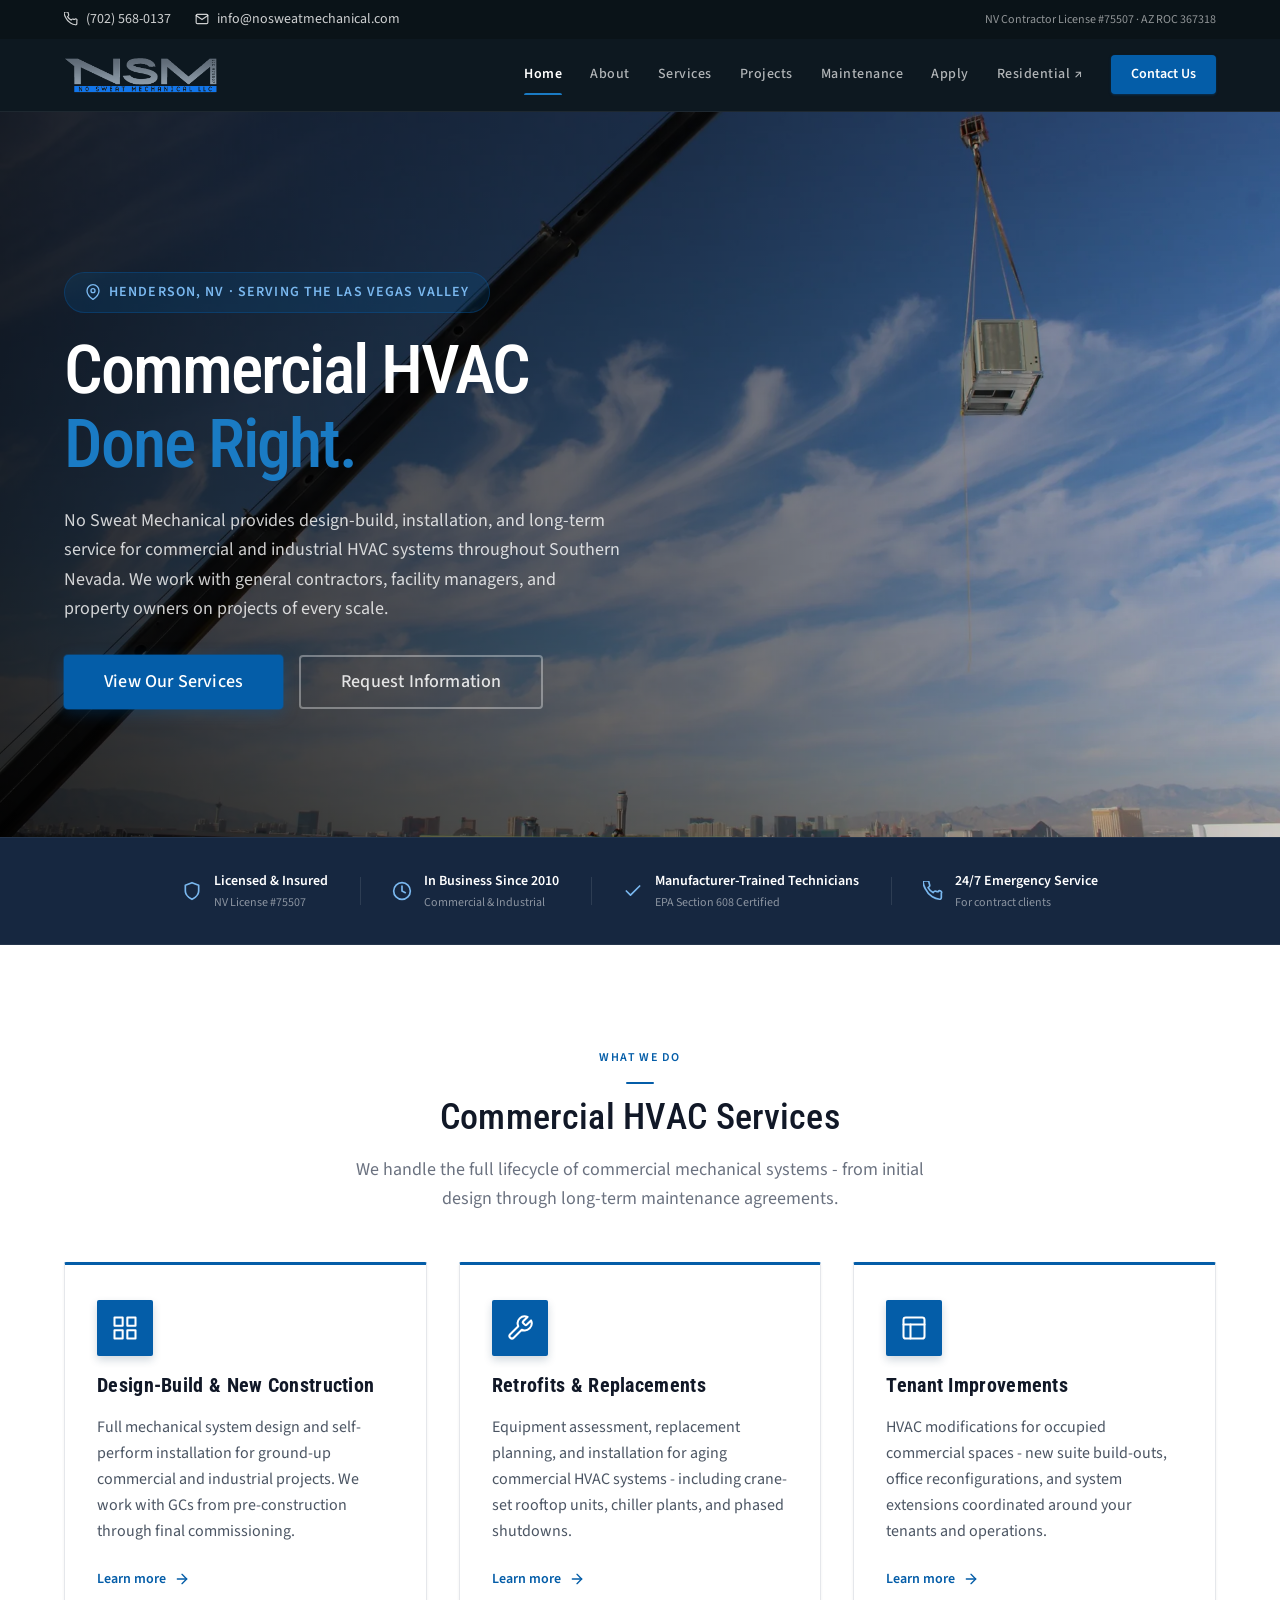
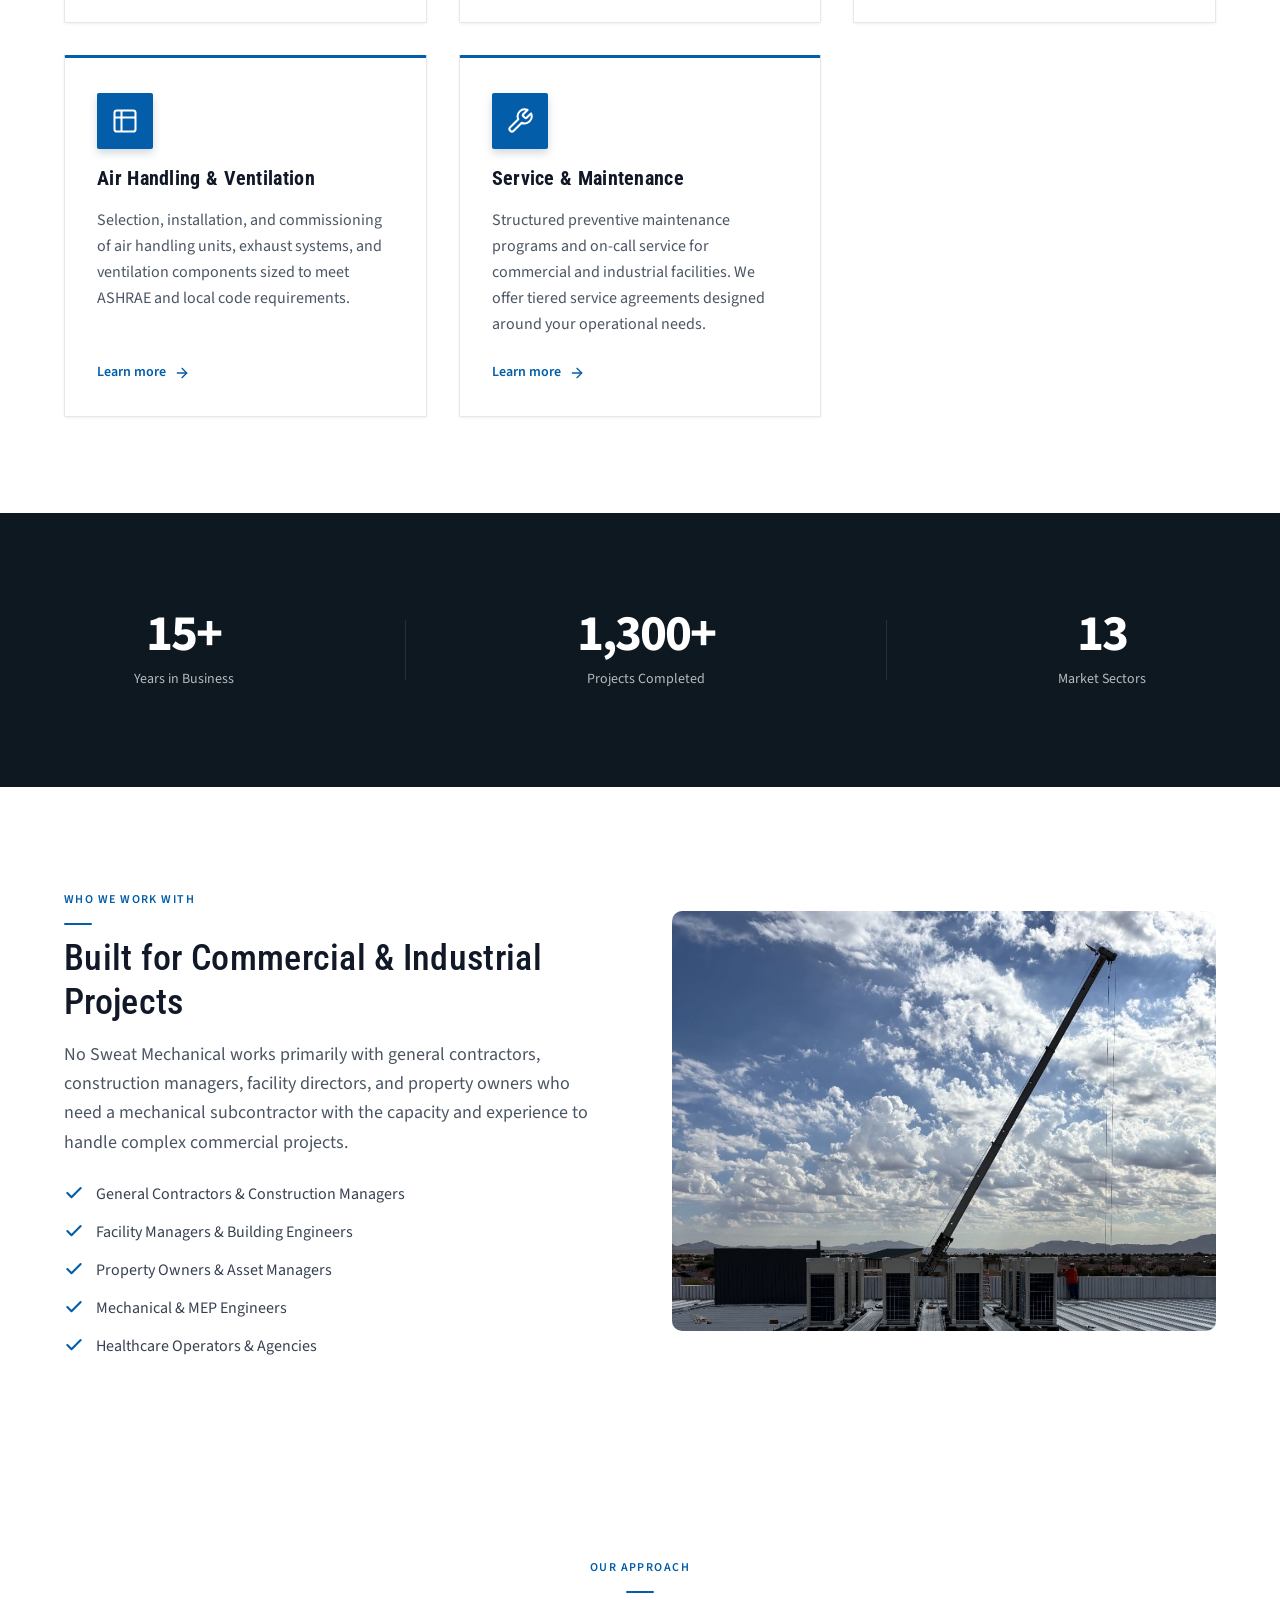
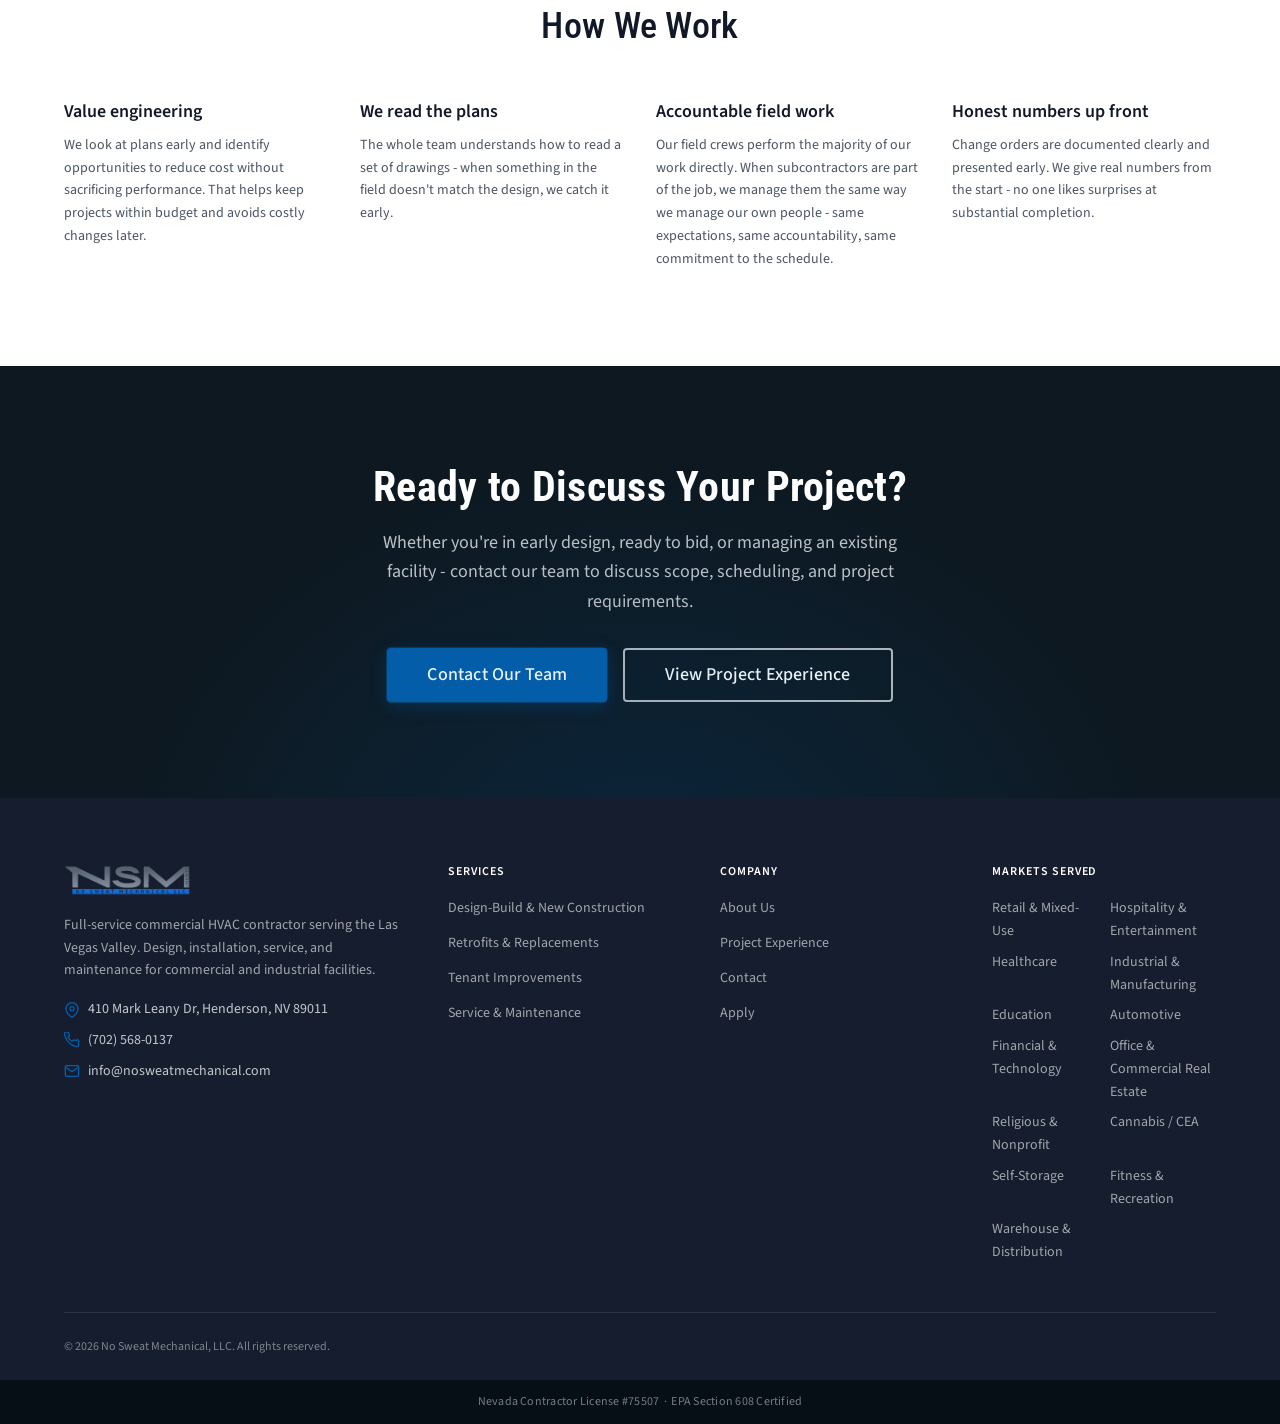
<file: index.html>
<!DOCTYPE html>
<html lang="en">
<head>
  <meta charset="UTF-8">
  <meta name="viewport" content="width=device-width, initial-scale=1.0">
  <meta name="description" content="No Sweat Mechanical is a full-service commercial HVAC contractor in Henderson, Nevada. Design-build, installation, service, and maintenance for commercial and industrial facilities.">
  <title>No Sweat Mechanical | Commercial HVAC Contractor - Henderson, NV</title>
  <link rel="stylesheet" href="css/main.css">
  <style>
    /* Hero Carousel */
    .home-hero--carousel {
      background-color: #111827;
      background-image: none;
      padding: var(--space-40, 10rem) 0 var(--space-32, 8rem);
      min-height: 620px;
      display: flex;
      align-items: center;
    }
    .home-hero--carousel::before { display: none; }
    .hero-carousel {
      position: absolute;
      inset: 0;
      z-index: 0;
    }
    .hero-carousel__slide {
      position: absolute;
      inset: 0;
      background-size: cover;
      background-position: center;
      opacity: 0;
      transition: opacity 1.5s ease-in-out;
    }
    .hero-carousel__slide::after {
      content: '';
      position: absolute;
      inset: 0;
      background: linear-gradient(to right, rgba(0,0,0,0.80) 0%, rgba(0,0,0,0.50) 55%, rgba(0,0,0,0.18) 100%);
    }
    .hero-carousel__slide--active { opacity: 1; }
    .home-hero--carousel .container { position: relative; z-index: 2; }
    .home-hero--carousel .home-hero__content { max-width: 600px; }
    /* Override v2-theme centering for carousel - keep everything left-aligned */
    .home-hero--carousel .home-hero__inner { text-align: left; margin-left: 0; margin-right: 0; }
    .home-hero--carousel .home-hero__eyebrow { justify-content: flex-start; }
    .home-hero--carousel .home-hero__desc { margin-left: 0; margin-right: 0; max-width: 560px; }
    .home-hero--carousel .home-hero__actions { justify-content: flex-start; }
    /* Horizontally flip the crane slide so the unit appears on the right, away from the text */
    .hero-carousel__slide--flip-x { transform: scaleX(-1); }
    .hero-carousel__slide--flip-x::after { transform: scaleX(-1); }
  </style>
</head>
<body data-page="home">

  <!-- HEADER -->
  <div class="topbar">
    <div class="container">
      <div class="topbar__inner">
        <div class="topbar__contact">
          <a href="tel:+17025680137" class="topbar__item">
            <svg xmlns="http://www.w3.org/2000/svg" width="14" height="14" viewBox="0 0 24 24" fill="none" stroke="currentColor" stroke-width="2" stroke-linecap="round" stroke-linejoin="round"><path d="M22 16.92v3a2 2 0 01-2.18 2 19.79 19.79 0 01-8.63-3.07A19.5 19.5 0 013.12 9.81a19.79 19.79 0 01-3.07-8.67A2 2 0 012.23 0h3a2 2 0 012 1.72 12.84 12.84 0 00.7 2.81 2 2 0 01-.45 2.11L6.09 7.91a16 16 0 006 6l1.27-1.27a2 2 0 012.11-.45 12.84 12.84 0 002.81.7A2 2 0 0122 14.92z"></path></svg>
            (702) 568-0137
          </a>
          <a href="mailto:info@nosweatmechanical.com" class="topbar__item">
            <svg xmlns="http://www.w3.org/2000/svg" width="14" height="14" viewBox="0 0 24 24" fill="none" stroke="currentColor" stroke-width="2" stroke-linecap="round" stroke-linejoin="round"><path d="M4 4h16c1.1 0 2 .9 2 2v12c0 1.1-.9 2-2 2H4c-1.1 0-2-.9-2-2V6c0-1.1.9-2 2-2z"></path><polyline points="22,6 12,13 2,6"></polyline></svg>
            info@nosweatmechanical.com
          </a>
        </div>
        <span class="topbar__license">NV Contractor License #75507 · AZ ROC 367318</span>
      </div>
    </div>
  </div>

  <header class="site-header" id="siteHeader">
    <div class="container">
      <div class="site-header__inner">
        <a href="index.html" class="site-logo"><img src="images/nsm-logo-transparent.png" alt="No Sweat Mechanical" class="site-logo__img" style="height:44px;width:auto;display:block;"></a>
        <button class="menu-toggle" id="menuToggle" aria-label="Open navigation" aria-expanded="false" aria-controls="siteNav">
          <span class="menu-toggle__bar"></span>
          <span class="menu-toggle__bar"></span>
          <span class="menu-toggle__bar"></span>
        </button>
        <nav class="site-nav" id="siteNav" role="navigation" aria-label="Main navigation">
          <a href="index.html" class="site-nav__link active" data-page="home">Home</a>
          <a href="about.html" class="site-nav__link" data-page="about">About</a>
          <a href="services.html" class="site-nav__link" data-page="services">Services</a>
          <a href="projects.html" class="site-nav__link" data-page="projects">Projects</a>
          <a href="maintenance.html" class="site-nav__link" data-page="maintenance">Maintenance</a>
          <a href="apply.html" class="site-nav__link">Apply</a><a href="https://nosweataclv.com/" class="site-nav__link" target="_blank" rel="noopener noreferrer">Residential ↗</a>
          <a href="contact.html" class="site-nav__cta" data-page="contact">Contact Us</a>
        </nav>
      </div>
    </div>
  </header>

  <main>

    <!-- HERO -->
    <section class="home-hero home-hero--carousel">
      <!-- Rotating background images -->
      <div class="hero-carousel" aria-hidden="true">
        <div class="hero-carousel__slide hero-carousel__slide--active hero-carousel__slide--flip-x" style="background-image:url(images/NSM_home_hero_trane_crane.webp)"></div>
        <div class="hero-carousel__slide" style="background-image:url(images/NSM_home_hero_trane_installed.webp)"></div>
        <div class="hero-carousel__slide" style="background-image:url(images/NSM_home_hero_duct_system.webp)"></div>
        <div class="hero-carousel__slide" style="background-image:url(images/NSM_home_hero_crew.webp)"></div>
      </div>
      <div class="container">
        <div class="home-hero__content">
          <div class="home-hero__eyebrow">
            <svg xmlns="http://www.w3.org/2000/svg" width="16" height="16" viewBox="0 0 24 24" fill="none" stroke="currentColor" stroke-width="2" stroke-linecap="round" stroke-linejoin="round"><path d="M21 10c0 7-9 13-9 13s-9-6-9-13a9 9 0 0118 0z"></path><circle cx="12" cy="10" r="3"></circle></svg>
            Henderson, NV · Serving the Las Vegas Valley
          </div>
          <h1 class="home-hero__title">
            Commercial HVAC<br><em>Done Right.</em>
          </h1>
          <p class="home-hero__desc">
            No Sweat Mechanical provides design-build, installation, and long-term service for commercial and industrial HVAC systems throughout Southern Nevada. We work with general contractors, facility managers, and property owners on projects of every scale.
          </p>
          <div class="home-hero__actions">
            <a href="services.html" class="btn btn-primary btn-lg">View Our Services</a>
            <a href="contact.html" class="btn btn-outline-white btn-lg">Request Information</a>
          </div>
        </div>
      </div>
    </section>

    <!-- TRUST STRIP -->
    <div class="trust-strip">
      <div class="container">
        <div class="trust-strip__inner">
          <div class="trust-item">
            <svg xmlns="http://www.w3.org/2000/svg" width="24" height="24" viewBox="0 0 24 24" fill="none" stroke="currentColor" stroke-width="2" stroke-linecap="round" stroke-linejoin="round"><path d="M12 22s8-4 8-10V5l-8-3-8 3v7c0 6 8 10 8 10z"></path></svg>
            <div>
              <div class="trust-item__label">Licensed &amp; Insured</div>
              <div class="trust-item__sub">NV License #75507</div>
            </div>
          </div>
          <div class="trust-item">
            <svg xmlns="http://www.w3.org/2000/svg" width="24" height="24" viewBox="0 0 24 24" fill="none" stroke="currentColor" stroke-width="2" stroke-linecap="round" stroke-linejoin="round"><circle cx="12" cy="12" r="10"></circle><polyline points="12 6 12 12 16 14"></polyline></svg>
            <div>
              <div class="trust-item__label">In Business Since 2010</div>
              <div class="trust-item__sub">Commercial &amp; Industrial</div>
            </div>
          </div>
          <div class="trust-item">
            <svg xmlns="http://www.w3.org/2000/svg" width="24" height="24" viewBox="0 0 24 24" fill="none" stroke="currentColor" stroke-width="2" stroke-linecap="round" stroke-linejoin="round"><polyline points="20 6 9 17 4 12"></polyline></svg>
            <div>
              <div class="trust-item__label">Manufacturer-Trained Technicians</div>
              <div class="trust-item__sub">EPA Section 608 Certified</div>
            </div>
          </div>
          <div class="trust-item">
            <svg xmlns="http://www.w3.org/2000/svg" width="24" height="24" viewBox="0 0 24 24" fill="none" stroke="currentColor" stroke-width="2" stroke-linecap="round" stroke-linejoin="round"><path d="M22 16.92v3a2 2 0 01-2.18 2 19.79 19.79 0 01-8.63-3.07A19.5 19.5 0 013.12 9.81a19.79 19.79 0 01-3.07-8.67A2 2 0 012.23 0h3a2 2 0 012 1.72 12.84 12.84 0 00.7 2.81 2 2 0 01-.45 2.11L6.09 7.91a16 16 0 006 6l1.27-1.27a2 2 0 012.11-.45 12.84 12.84 0 002.81.7A2 2 0 0122 14.92z"></path></svg>
            <div>
              <div class="trust-item__label">24/7 Emergency Service</div>
              <div class="trust-item__sub">For contract clients</div>
            </div>
          </div>
        </div>
      </div>
    </div>

    <!-- SERVICES OVERVIEW -->
    <section class="section services-overview">
      <div class="container">
        <div class="section-header section-header--center">
          <div class="section-eyebrow">What We Do</div>
          <h2 class="section-title">Commercial HVAC Services</h2>
          <p class="section-header__desc">We handle the full lifecycle of commercial mechanical systems - from initial design through long-term maintenance agreements.</p>
        </div>

        <div class="grid grid-3">

          <div class="card card--hover service-card">
            <div class="service-card__icon">
              <svg xmlns="http://www.w3.org/2000/svg" width="28" height="28" viewBox="0 0 24 24" fill="none" stroke="currentColor" stroke-width="1.75" stroke-linecap="round" stroke-linejoin="round"><rect x="3" y="3" width="7" height="7"></rect><rect x="14" y="3" width="7" height="7"></rect><rect x="14" y="14" width="7" height="7"></rect><rect x="3" y="14" width="7" height="7"></rect></svg>
            </div>
            <h3 class="service-card__title">Design-Build &amp; New Construction</h3>
            <p class="service-card__desc">Full mechanical system design and self-perform installation for ground-up commercial and industrial projects. We work with GCs from pre-construction through final commissioning.</p>
            <a href="services.html#design-build" class="service-card__link">
              Learn more
              <svg xmlns="http://www.w3.org/2000/svg" width="16" height="16" viewBox="0 0 24 24" fill="none" stroke="currentColor" stroke-width="2" stroke-linecap="round" stroke-linejoin="round"><line x1="5" y1="12" x2="19" y2="12"></line><polyline points="12 5 19 12 12 19"></polyline></svg>
            </a>
          </div>

          <div class="card card--hover service-card">
            <div class="service-card__icon">
              <svg xmlns="http://www.w3.org/2000/svg" width="28" height="28" viewBox="0 0 24 24" fill="none" stroke="currentColor" stroke-width="1.75" stroke-linecap="round" stroke-linejoin="round"><path d="M14.7 6.3a1 1 0 000 1.4l1.6 1.6a1 1 0 001.4 0l3.77-3.77a6 6 0 01-7.94 7.94l-6.91 6.91a2.12 2.12 0 01-3-3l6.91-6.91a6 6 0 017.94-7.94l-3.76 3.76z"></path></svg>
            </div>
            <h3 class="service-card__title">Retrofits &amp; Replacements</h3>
            <p class="service-card__desc">Equipment assessment, replacement planning, and installation for aging commercial HVAC systems - including crane-set rooftop units, chiller plants, and phased shutdowns.</p>
            <a href="services.html#retrofits" class="service-card__link">
              Learn more
              <svg xmlns="http://www.w3.org/2000/svg" width="16" height="16" viewBox="0 0 24 24" fill="none" stroke="currentColor" stroke-width="2" stroke-linecap="round" stroke-linejoin="round"><line x1="5" y1="12" x2="19" y2="12"></line><polyline points="12 5 19 12 12 19"></polyline></svg>
            </a>
          </div>

          <div class="card card--hover service-card">
            <div class="service-card__icon">
              <svg xmlns="http://www.w3.org/2000/svg" width="28" height="28" viewBox="0 0 24 24" fill="none" stroke="currentColor" stroke-width="1.75" stroke-linecap="round" stroke-linejoin="round"><rect x="3" y="3" width="18" height="18" rx="2" ry="2"></rect><line x1="3" y1="9" x2="21" y2="9"></line><line x1="9" y1="21" x2="9" y2="9"></line></svg>
            </div>
            <h3 class="service-card__title">Tenant Improvements</h3>
            <p class="service-card__desc">HVAC modifications for occupied commercial spaces - new suite build-outs, office reconfigurations, and system extensions coordinated around your tenants and operations.</p>
            <a href="services.html#tenant-improvements" class="service-card__link">
              Learn more
              <svg xmlns="http://www.w3.org/2000/svg" width="16" height="16" viewBox="0 0 24 24" fill="none" stroke="currentColor" stroke-width="2" stroke-linecap="round" stroke-linejoin="round"><line x1="5" y1="12" x2="19" y2="12"></line><polyline points="12 5 19 12 12 19"></polyline></svg>
            </a>
          </div>
          <div class="card card--hover service-card">
            <div class="service-card__icon">
              <svg xmlns="http://www.w3.org/2000/svg" width="28" height="28" viewBox="0 0 24 24" fill="none" stroke="currentColor" stroke-width="1.75" stroke-linecap="round" stroke-linejoin="round"><path d="M9 3H5a2 2 0 00-2 2v4m6-6h10a2 2 0 012 2v4M9 3v18m0 0h10a2 2 0 002-2V9M9 21H5a2 2 0 01-2-2V9m0 0h18"/></svg>
            </div>
            <h3 class="service-card__title">Air Handling &amp; Ventilation</h3>
            <p class="service-card__desc">Selection, installation, and commissioning of air handling units, exhaust systems, and ventilation components sized to meet ASHRAE and local code requirements.</p>
            <a href="services.html#ahu" class="service-card__link">
              Learn more
              <svg xmlns="http://www.w3.org/2000/svg" width="16" height="16" viewBox="0 0 24 24" fill="none" stroke="currentColor" stroke-width="2" stroke-linecap="round" stroke-linejoin="round"><line x1="5" y1="12" x2="19" y2="12"></line><polyline points="12 5 19 12 12 19"></polyline></svg>
            </a>
          </div>

          <div class="card card--hover service-card">
            <div class="service-card__icon">
              <svg xmlns="http://www.w3.org/2000/svg" width="28" height="28" viewBox="0 0 24 24" fill="none" stroke="currentColor" stroke-width="1.75" stroke-linecap="round" stroke-linejoin="round"><path d="M14.7 6.3a1 1 0 000 1.4l1.6 1.6a1 1 0 001.4 0l3.77-3.77a6 6 0 01-7.94 7.94l-6.91 6.91a2.12 2.12 0 01-3-3l6.91-6.91a6 6 0 017.94-7.94l-3.76 3.76z"></path></svg>
            </div>
            <h3 class="service-card__title">Service &amp; Maintenance</h3>
            <p class="service-card__desc">Structured preventive maintenance programs and on-call service for commercial and industrial facilities. We offer tiered service agreements designed around your operational needs.</p>
            <a href="maintenance.html" class="service-card__link">
              Learn more
              <svg xmlns="http://www.w3.org/2000/svg" width="16" height="16" viewBox="0 0 24 24" fill="none" stroke="currentColor" stroke-width="2" stroke-linecap="round" stroke-linejoin="round"><line x1="5" y1="12" x2="19" y2="12"></line><polyline points="12 5 19 12 12 19"></polyline></svg>
            </a>
          </div>

        </div>
      </div>
    </section>

    <!-- STATS BAND -->
    <section class="section stats-band">
      <div class="container">
        <div style="display:flex; align-items:center; justify-content:space-around; gap: var(--space-8); flex-wrap:wrap;">
          <div class="stat-block">
            <div class="stat-block__number">15+</div>
            <div class="stat-block__label">Years in Business</div>
          </div>
          <div class="stats-band__divider"></div>
          <div class="stat-block">
            <div class="stat-block__number">1,300+</div>
            <div class="stat-block__label">Projects Completed</div>
          </div>
          <div class="stats-band__divider"></div>
          <div class="stat-block">
            <div class="stat-block__number">13</div>
            <div class="stat-block__label">Market Sectors</div>
          </div>
        </div>
      </div>
    </section>

    <!-- WHO WE WORK WITH -->
    <section class="section">
      <div class="container">
        <div style="display:grid; grid-template-columns: 1fr 1fr; gap: var(--space-16); align-items:center;">
          <div>
            <div class="section-eyebrow">Who We Work With</div>
            <h2 class="section-title">Built for Commercial &amp; Industrial Projects</h2>
            <p style="font-size:var(--text-lg); color:var(--color-neutral-600); margin-bottom:var(--space-6); line-height:var(--leading-relaxed);">
              No Sweat Mechanical works primarily with general contractors, construction managers, facility directors, and property owners who need a mechanical subcontractor with the capacity and experience to handle complex commercial projects.
            </p>
            <div class="checklist">
              <div class="checklist__item">
                <svg class="checklist__icon" xmlns="http://www.w3.org/2000/svg" viewBox="0 0 24 24" fill="none" stroke="currentColor" stroke-width="2.5" stroke-linecap="round" stroke-linejoin="round"><polyline points="20 6 9 17 4 12"></polyline></svg>
                General Contractors &amp; Construction Managers
              </div>
              <div class="checklist__item">
                <svg class="checklist__icon" xmlns="http://www.w3.org/2000/svg" viewBox="0 0 24 24" fill="none" stroke="currentColor" stroke-width="2.5" stroke-linecap="round" stroke-linejoin="round"><polyline points="20 6 9 17 4 12"></polyline></svg>
                Facility Managers &amp; Building Engineers
              </div>
              <div class="checklist__item">
                <svg class="checklist__icon" xmlns="http://www.w3.org/2000/svg" viewBox="0 0 24 24" fill="none" stroke="currentColor" stroke-width="2.5" stroke-linecap="round" stroke-linejoin="round"><polyline points="20 6 9 17 4 12"></polyline></svg>
                Property Owners &amp; Asset Managers
              </div>
              <div class="checklist__item">
                <svg class="checklist__icon" xmlns="http://www.w3.org/2000/svg" viewBox="0 0 24 24" fill="none" stroke="currentColor" stroke-width="2.5" stroke-linecap="round" stroke-linejoin="round"><polyline points="20 6 9 17 4 12"></polyline></svg>
                Mechanical &amp; MEP Engineers
              </div>
              <div class="checklist__item">
                <svg class="checklist__icon" xmlns="http://www.w3.org/2000/svg" viewBox="0 0 24 24" fill="none" stroke="currentColor" stroke-width="2.5" stroke-linecap="round" stroke-linejoin="round"><polyline points="20 6 9 17 4 12"></polyline></svg>
                Healthcare Operators &amp; Agencies
              </div>
            </div>
          </div>
          <div>
            <div style="height:420px;overflow:hidden;border-radius:var(--radius-xl);"><img src="images/FlyingcarrierVRFequipmenttotheroof.jpg" alt="Flying carrier VRF equipment to the roof" style="width:100%;height:100%;object-fit:cover;object-position:center top;" width="560" height="420"></div>
          </div>
        </div>
      </div>
    </section>


    <!-- HOW WE WORK -->
    <section class="section">
      <div class="container">
        <div class="section-header section-header--center">
          <div class="section-eyebrow">Our Approach</div>
          <h2 class="section-title">How We Work</h2>
        </div>
        <div class="grid grid-4" style="gap:var(--space-8);">
          <div>
            <div style="font-weight:var(--weight-semibold);color:var(--color-neutral-900);margin-bottom:var(--space-2);">Value engineering</div>
            <p style="font-size:var(--text-sm);color:var(--color-neutral-600);line-height:var(--leading-relaxed);">We look at plans early and identify opportunities to reduce cost without sacrificing performance. That helps keep projects within budget and avoids costly changes later.</p>
          </div>
          <div>
            <div style="font-weight:var(--weight-semibold);color:var(--color-neutral-900);margin-bottom:var(--space-2);">We read the plans</div>
            <p style="font-size:var(--text-sm);color:var(--color-neutral-600);line-height:var(--leading-relaxed);">The whole team understands how to read a set of drawings - when something in the field doesn't match the design, we catch it early.</p>
          </div>
          <div>
            <div style="font-weight:var(--weight-semibold);color:var(--color-neutral-900);margin-bottom:var(--space-2);">Accountable field work</div>
            <p style="font-size:var(--text-sm);color:var(--color-neutral-600);line-height:var(--leading-relaxed);">Our field crews perform the majority of our work directly. When subcontractors are part of the job, we manage them the same way we manage our own people - same expectations, same accountability, same commitment to the schedule.</p>
          </div>
          <div>
            <div style="font-weight:var(--weight-semibold);color:var(--color-neutral-900);margin-bottom:var(--space-2);">Honest numbers up front</div>
            <p style="font-size:var(--text-sm);color:var(--color-neutral-600);line-height:var(--leading-relaxed);">Change orders are documented clearly and presented early. We give real numbers from the start - no one likes surprises at substantial completion.</p>
          </div>
        </div>
      </div>
    </section>

    <!-- CTA BAND -->
    <section class="section cta-band">
      <div class="container">
        <h2 class="cta-band__title">Ready to Discuss Your Project?</h2>
        <p class="cta-band__desc">Whether you're in early design, ready to bid, or managing an existing facility - contact our team to discuss scope, scheduling, and project requirements.</p>
        <div class="cta-band__actions">
          <a href="contact.html" class="btn btn-primary btn-lg">Contact Our Team</a>
          <a href="projects.html" class="btn btn-outline-white btn-lg">View Project Experience</a>
        </div>
      </div>
    </section>

  </main>

  <!-- FOOTER -->
  <footer class="site-footer">
    <div class="container">
      <div class="footer-grid">
        <div class="footer-brand">
          <a href="index.html" class="footer-logo"><img src="images/nsm-logo-transparent.png" alt="No Sweat Mechanical" class="site-logo__img" style="height:36px;width:auto;display:block;"></a>
          <p class="footer-brand__desc">Full-service commercial HVAC contractor serving the Las Vegas Valley. Design, installation, service, and maintenance for commercial and industrial facilities.</p>
          <div class="footer-brand__contact">
            <div class="footer-contact-item">
              <svg xmlns="http://www.w3.org/2000/svg" viewBox="0 0 24 24" fill="none" stroke="currentColor" stroke-width="2" stroke-linecap="round" stroke-linejoin="round"><path d="M21 10c0 7-9 13-9 13s-9-6-9-13a9 9 0 0118 0z"></path><circle cx="12" cy="10" r="3"></circle></svg>
              410 Mark Leany Dr, Henderson, NV 89011
            </div>
            <div class="footer-contact-item">
              <svg xmlns="http://www.w3.org/2000/svg" viewBox="0 0 24 24" fill="none" stroke="currentColor" stroke-width="2" stroke-linecap="round" stroke-linejoin="round"><path d="M22 16.92v3a2 2 0 01-2.18 2 19.79 19.79 0 01-8.63-3.07A19.5 19.5 0 013.12 9.81a19.79 19.79 0 01-3.07-8.67A2 2 0 012.23 0h3a2 2 0 012 1.72 12.84 12.84 0 00.7 2.81 2 2 0 01-.45 2.11L6.09 7.91a16 16 0 006 6l1.27-1.27a2 2 0 012.11-.45 12.84 12.84 0 002.81.7A2 2 0 0122 14.92z"></path></svg>
              <a href="tel:+17025680137">(702) 568-0137</a>
            </div>
            <div class="footer-contact-item">
              <svg xmlns="http://www.w3.org/2000/svg" viewBox="0 0 24 24" fill="none" stroke="currentColor" stroke-width="2" stroke-linecap="round" stroke-linejoin="round"><path d="M4 4h16c1.1 0 2 .9 2 2v12c0 1.1-.9 2-2 2H4c-1.1 0-2-.9-2-2V6c0-1.1.9-2 2-2z"></path><polyline points="22,6 12,13 2,6"></polyline></svg>
              <a href="mailto:info@nosweatmechanical.com">info@nosweatmechanical.com</a>
            </div>
          </div>
        </div>
        <div>
          <div class="footer-nav__heading">Services</div>
          <ul class="footer-nav__list">
            <li><a href="services.html#design-build">Design-Build &amp; New Construction</a></li>
            <li><a href="services.html#retrofits">Retrofits &amp; Replacements</a></li>
            <li><a href="services.html#tenant-improvements">Tenant Improvements</a></li>
            <li><a href="maintenance.html">Service &amp; Maintenance</a></li>
          </ul>
        </div>
        <div>
          <div class="footer-nav__heading">Company</div>
          <ul class="footer-nav__list">
            <li><a href="about.html">About Us</a></li>
            <li><a href="projects.html">Project Experience</a></li>
            <li><a href="contact.html">Contact</a></li>
            <li><a href="apply.html">Apply</a></li>
          </ul>
        </div>
        <div>
          <div class="footer-nav__heading">Markets Served</div>
          <ul class="footer-nav__list footer-nav__list--markets">
            <li>Retail &amp; Mixed-Use</li>
            <li>Hospitality &amp; Entertainment</li>
            <li>Healthcare</li>
            <li>Industrial &amp; Manufacturing</li>
            <li>Education</li>
            <li>Automotive</li>
            <li>Financial &amp; Technology</li>
            <li>Office &amp; Commercial Real Estate</li>
            <li>Religious &amp; Nonprofit</li>
            <li>Cannabis / CEA</li>
            <li>Self-Storage</li>
            <li>Fitness &amp; Recreation</li>
            <li>Warehouse &amp; Distribution</li>
          </ul>
        </div>
      </div>
      <div class="footer-bottom">
        <p class="footer-bottom__copy">&copy; <span id="footerYear"></span> No Sweat Mechanical, LLC. All rights reserved.</p>
      </div>
    </div>
    <div class="footer-license">
      Nevada Contractor License #75507 &nbsp;·&nbsp; EPA Section 608 Certified
    </div>
  </footer>

  <script>
    // Hero carousel - cross-fade every 5.5s
    (function() {
      var slides = document.querySelectorAll('.hero-carousel__slide');
      if (slides.length < 2) return;
      var current = 0;
      setInterval(function() {
        slides[current].classList.remove('hero-carousel__slide--active');
        current = (current + 1) % slides.length;
        slides[current].classList.add('hero-carousel__slide--active');
      }, 5500);
    })();
  </script>
  <script src="components/nav.js"></script>
</body>
</html>
</file>
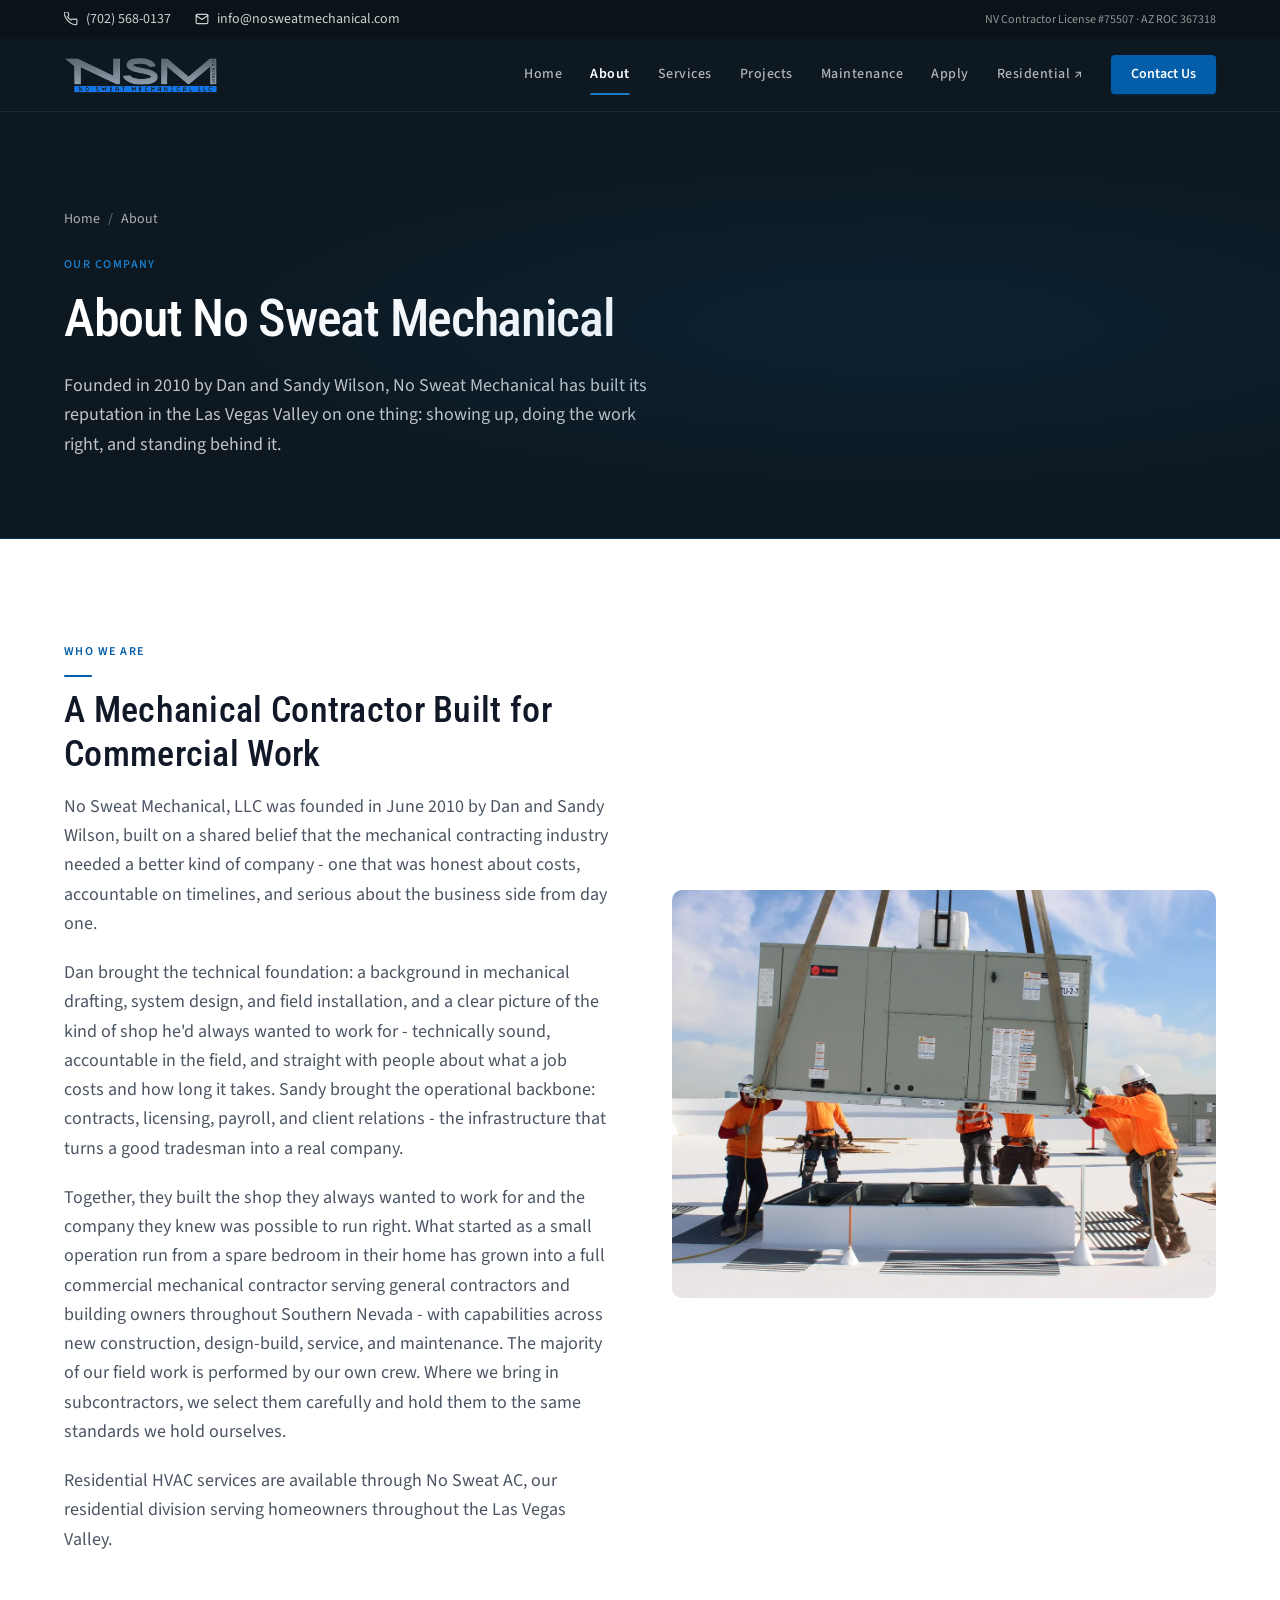
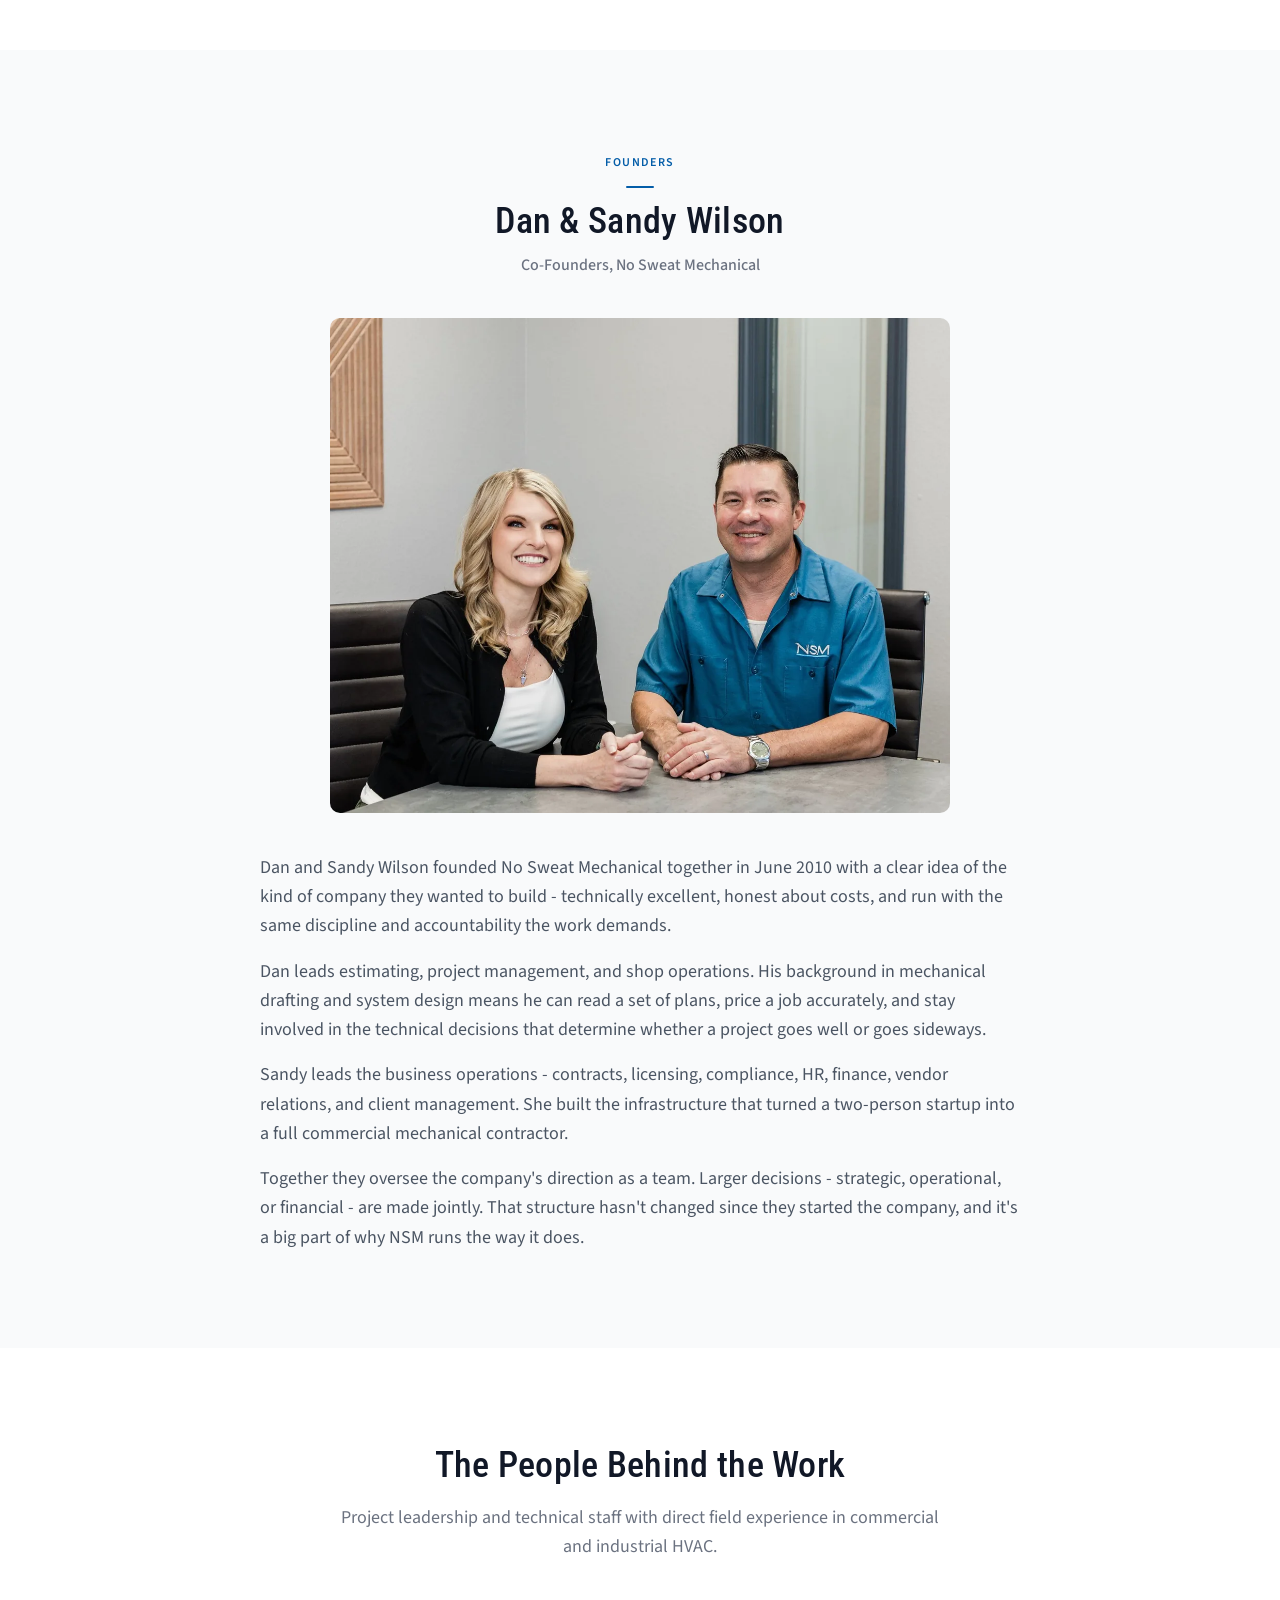
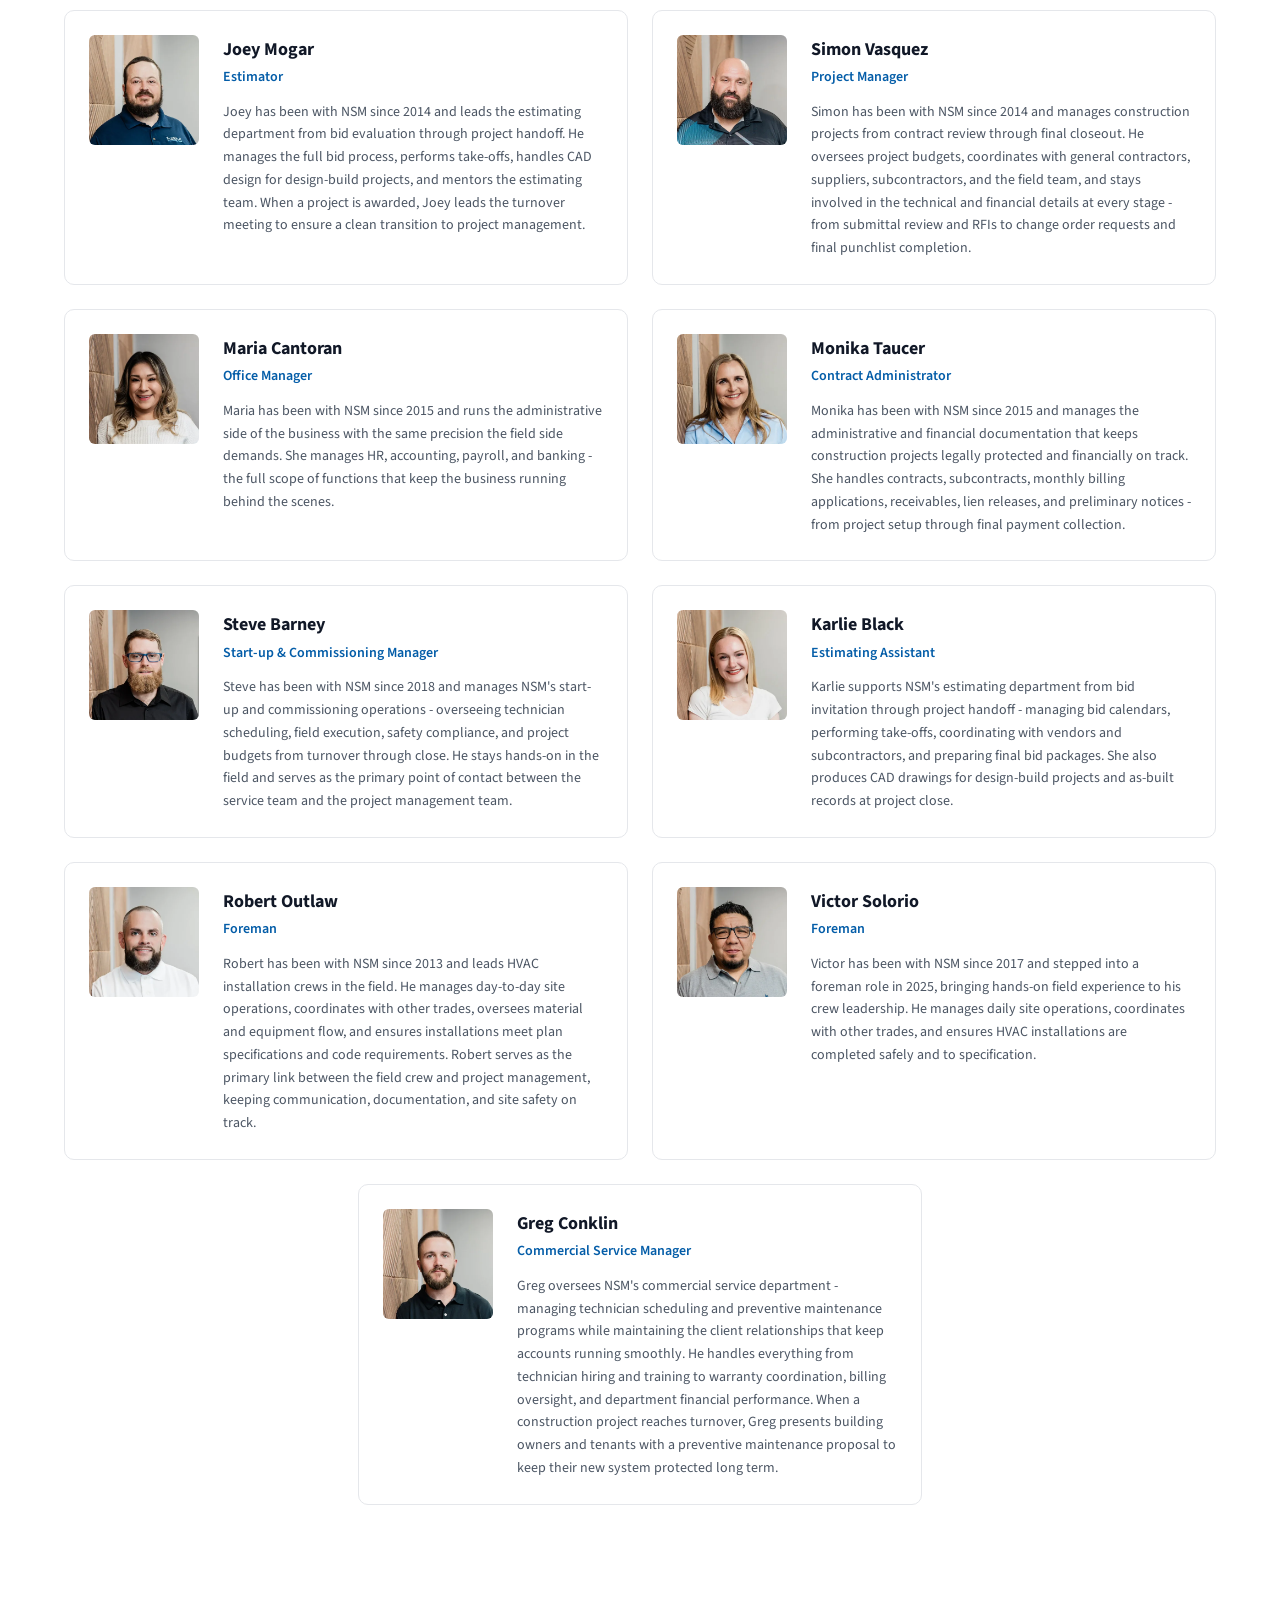
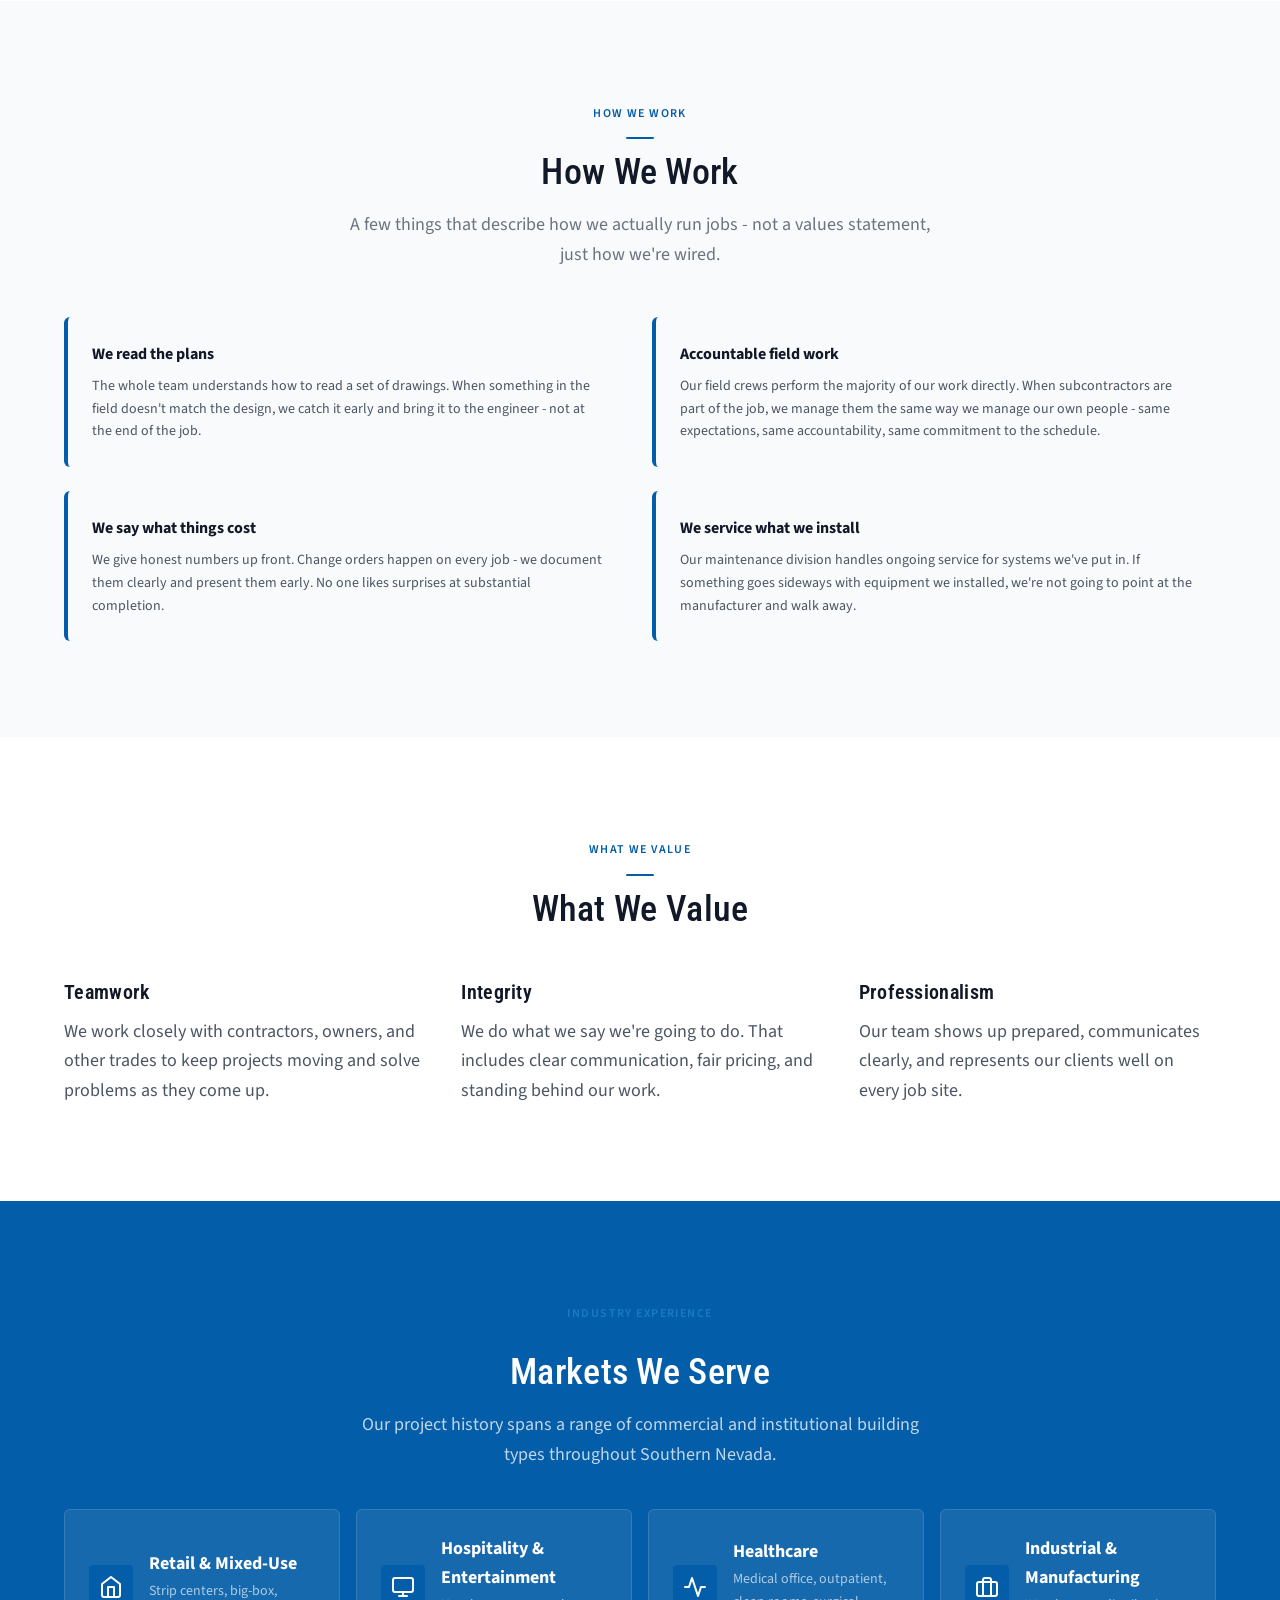
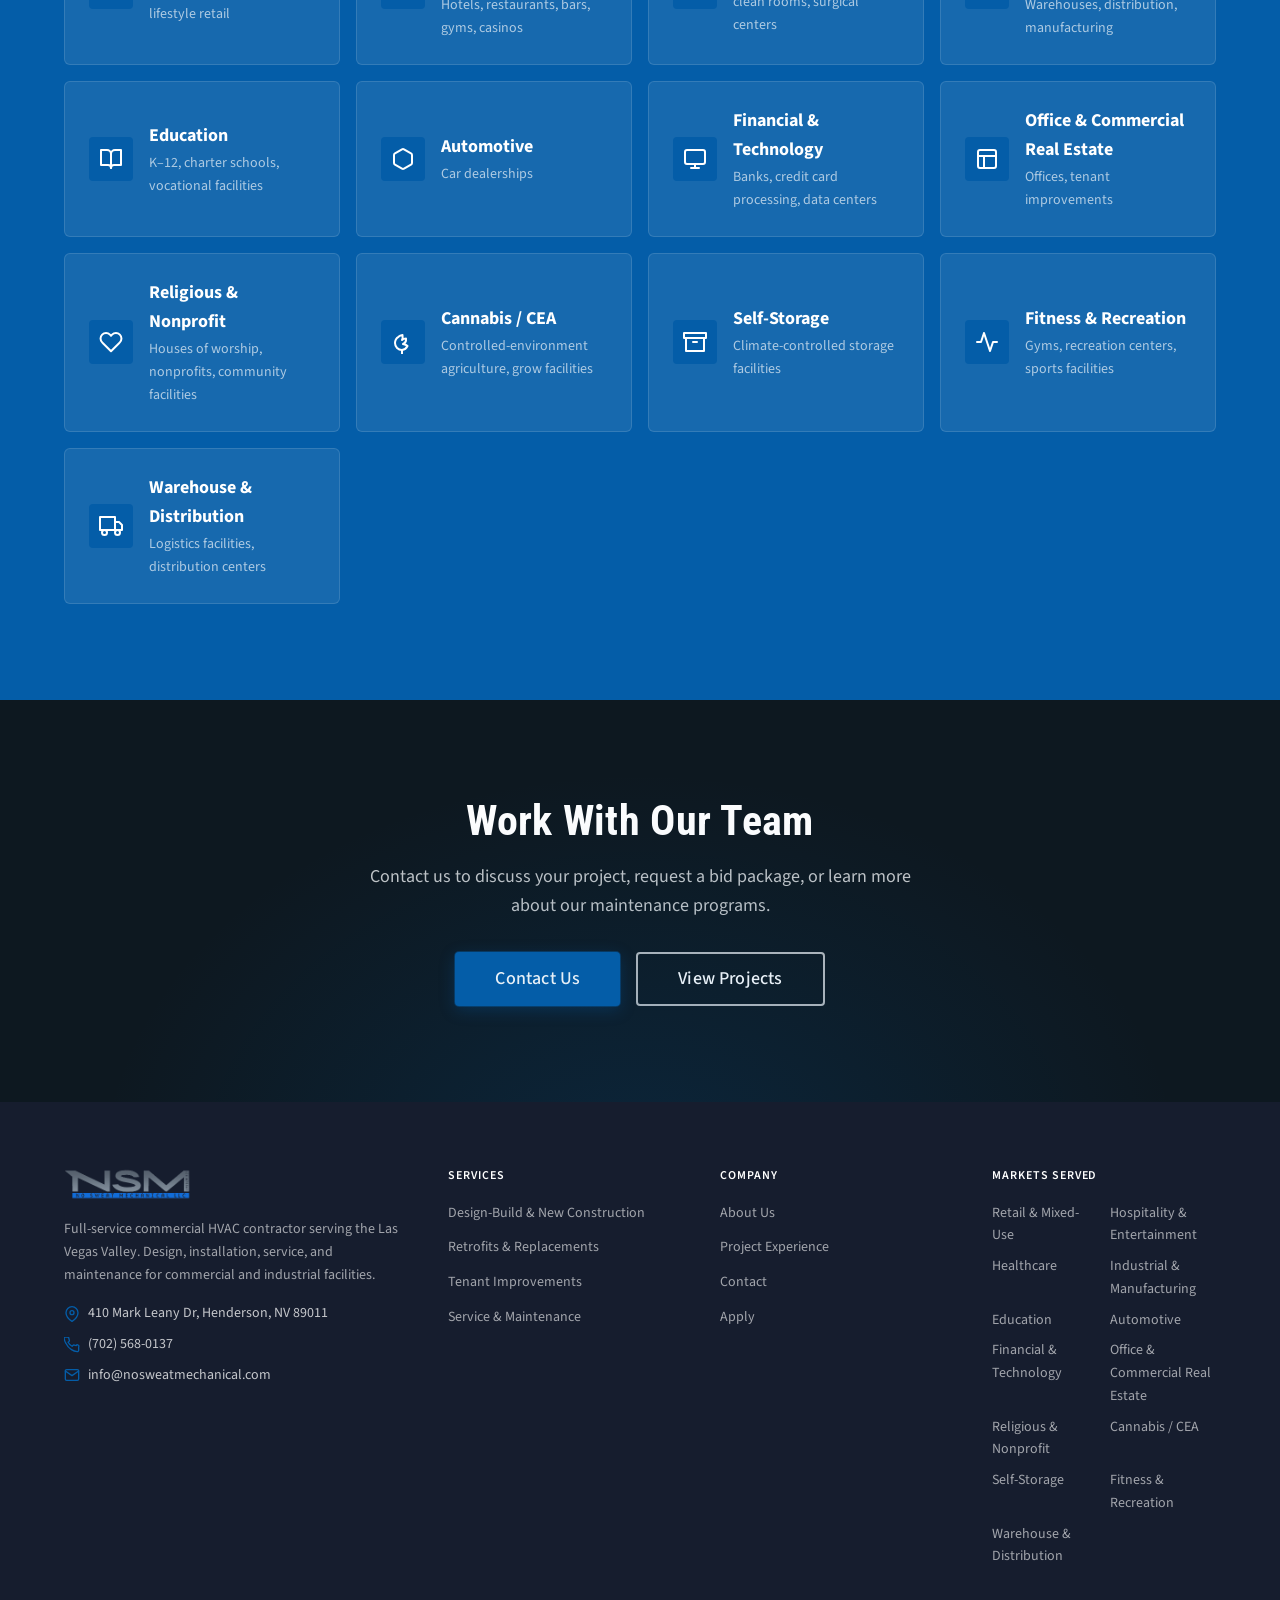
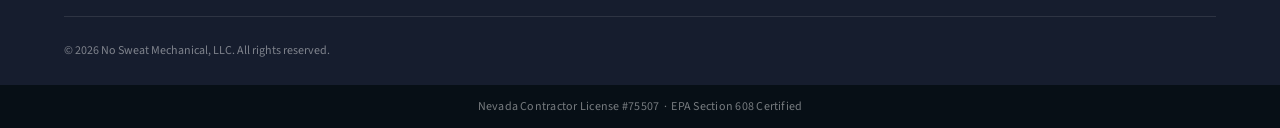
<file: about.html>
<!DOCTYPE html>
<html lang="en">
<head>
  <meta charset="UTF-8">
  <meta name="viewport" content="width=device-width, initial-scale=1.0">
  <meta name="description" content="About No Sweat Mechanical - a full-service commercial HVAC contractor based in Henderson, Nevada. Founded in 2010 by Dan and Sandy Wilson.">
  <title>About Us | No Sweat Mechanical - Commercial HVAC, Henderson, NV</title>
  <link rel="stylesheet" href="css/main.css">
</head>
<body data-page="about">

  <!-- TOP BAR -->
  <div class="topbar">
    <div class="container">
      <div class="topbar__inner">
        <div class="topbar__contact">
          <a href="tel:+17025680137" class="topbar__item">
            <svg xmlns="http://www.w3.org/2000/svg" width="14" height="14" viewBox="0 0 24 24" fill="none" stroke="currentColor" stroke-width="2" stroke-linecap="round" stroke-linejoin="round"><path d="M22 16.92v3a2 2 0 01-2.18 2 19.79 19.79 0 01-8.63-3.07A19.5 19.5 0 013.12 9.81a19.79 19.79 0 01-3.07-8.67A2 2 0 012.23 0h3a2 2 0 012 1.72 12.84 12.84 0 00.7 2.81 2 2 0 01-.45 2.11L6.09 7.91a16 16 0 006 6l1.27-1.27a2 2 0 012.11-.45 12.84 12.84 0 002.81.7A2 2 0 0122 14.92z"></path></svg>
            (702) 568-0137
          </a>
          <a href="mailto:info@nosweatmechanical.com" class="topbar__item">
            <svg xmlns="http://www.w3.org/2000/svg" width="14" height="14" viewBox="0 0 24 24" fill="none" stroke="currentColor" stroke-width="2" stroke-linecap="round" stroke-linejoin="round"><path d="M4 4h16c1.1 0 2 .9 2 2v12c0 1.1-.9 2-2 2H4c-1.1 0-2-.9-2-2V6c0-1.1.9-2 2-2z"></path><polyline points="22,6 12,13 2,6"></polyline></svg>
            info@nosweatmechanical.com
          </a>
        </div>
        <span class="topbar__license">NV Contractor License #75507 · AZ ROC 367318</span>
      </div>
    </div>
  </div>

  <header class="site-header" id="siteHeader">
    <div class="container">
      <div class="site-header__inner">
        <a href="index.html" class="site-logo"><img src="images/nsm-logo-transparent.png" alt="No Sweat Mechanical" class="site-logo__img" style="height:44px;width:auto;display:block;"></a>
        <button class="menu-toggle" id="menuToggle" aria-label="Open navigation" aria-expanded="false" aria-controls="siteNav">
          <span class="menu-toggle__bar"></span>
          <span class="menu-toggle__bar"></span>
          <span class="menu-toggle__bar"></span>
        </button>
        <nav class="site-nav" id="siteNav" role="navigation" aria-label="Main navigation">
          <a href="index.html" class="site-nav__link" data-page="home">Home</a>
          <a href="about.html" class="site-nav__link active" data-page="about">About</a>
          <a href="services.html" class="site-nav__link" data-page="services">Services</a>
          <a href="projects.html" class="site-nav__link" data-page="projects">Projects</a>
          <a href="maintenance.html" class="site-nav__link" data-page="maintenance">Maintenance</a>
          <a href="apply.html" class="site-nav__link">Apply</a> <a href="https://nosweataclv.com/" class="site-nav__link" target="_blank" rel="noopener noreferrer">Residential ↗</a>
          <a href="contact.html" class="site-nav__cta" data-page="contact">Contact Us</a>
        </nav>
      </div>
    </div>
  </header>

  <main>

    <!-- PAGE HERO -->
    <section class="page-hero">
      <div class="container">
        <nav class="breadcrumb" aria-label="Breadcrumb">
          <a href="index.html">Home</a>
          <span class="breadcrumb__sep">/</span>
          <span>About</span>
        </nav>
        <div class="page-hero__eyebrow">Our Company</div>
        <h1 class="page-hero__title">About No Sweat Mechanical</h1>
        <p class="page-hero__desc">Founded in 2010 by Dan and Sandy Wilson, No Sweat Mechanical has built its reputation in the Las Vegas Valley on one thing: showing up, doing the work right, and standing behind it.</p>
      </div>
    </section>

    <!-- COMPANY INTRO -->
    <section class="section">
      <div class="container">
        <div class="about-intro__grid">
          <div>
            <div class="section-eyebrow">Who We Are</div>
            <h2 class="section-title">A Mechanical Contractor Built for Commercial Work</h2>
            <p style="font-size:var(--text-lg); color:var(--color-neutral-600); margin-bottom:var(--space-5); line-height:var(--leading-relaxed);">
              No Sweat Mechanical, LLC was founded in June 2010 by Dan and Sandy Wilson, built on a shared belief that the mechanical contracting industry needed a better kind of company - one that was honest about costs, accountable on timelines, and serious about the business side from day one.
            </p>
            <p style="color:var(--color-neutral-600); margin-bottom:var(--space-5); line-height:var(--leading-relaxed);">
              Dan brought the technical foundation: a background in mechanical drafting, system design, and field installation, and a clear picture of the kind of shop he'd always wanted to work for - technically sound, accountable in the field, and straight with people about what a job costs and how long it takes. Sandy brought the operational backbone: contracts, licensing, payroll, and client relations - the infrastructure that turns a good tradesman into a real company.
            </p>
            <p style="color:var(--color-neutral-600); margin-bottom:var(--space-5); line-height:var(--leading-relaxed);">
              Together, they built the shop they always wanted to work for and the company they knew was possible to run right. What started as a small operation run from a spare bedroom in their home has grown into a full commercial mechanical contractor serving general contractors and building owners throughout Southern Nevada - with capabilities across new construction, design-build, service, and maintenance. The majority of our field work is performed by our own crew. Where we bring in subcontractors, we select them carefully and hold them to the same standards we hold ourselves.
            </p>
            <p style="color:var(--color-neutral-600); line-height:var(--leading-relaxed);">
              Residential HVAC services are available through No Sweat AC, our residential division serving homeowners throughout the Las Vegas Valley.
            </p>
          </div>
          <div class="about-intro__image">
            <img src="images/NSM_about_top_photo.webp" alt="No Sweat Mechanical crew crane-setting a rooftop unit" width="560" height="420">
          </div>
        </div>
      </div>
    </section>

    <!-- FOUNDERS -->
    <section class="section" style="background-color: var(--color-neutral-50);">
      <div class="container">
        <div class="section-header section-header--center" style="margin-bottom:var(--space-10);">
          <div class="section-eyebrow">Founders</div>
          <h2 class="section-title">Dan &amp; Sandy Wilson</h2>
          <div style="font-size:var(--text-base);color:var(--color-neutral-500);font-weight:var(--weight-medium);margin-top:calc(-1 * var(--space-2));">Co-Founders, No Sweat Mechanical</div>
        </div>

        <!-- Joint founders photo -->
        <div class="founders-photo">
          <img src="images/NSM_about_founders_wilsons.webp" alt="Dan and Sandy Wilson, Co-Founders of No Sweat Mechanical" width="620" height="496">
        </div>

        <!-- Bio text -->
        <div style="max-width:760px;margin:0 auto;">
          <p style="color:var(--color-neutral-600);margin-bottom:var(--space-4);line-height:var(--leading-relaxed);">Dan and Sandy Wilson founded No Sweat Mechanical together in June 2010 with a clear idea of the kind of company they wanted to build - technically excellent, honest about costs, and run with the same discipline and accountability the work demands.</p>
          <p style="color:var(--color-neutral-600);margin-bottom:var(--space-4);line-height:var(--leading-relaxed);">Dan leads estimating, project management, and shop operations. His background in mechanical drafting and system design means he can read a set of plans, price a job accurately, and stay involved in the technical decisions that determine whether a project goes well or goes sideways.</p>
          <p style="color:var(--color-neutral-600);margin-bottom:var(--space-4);line-height:var(--leading-relaxed);">Sandy leads the business operations - contracts, licensing, compliance, HR, finance, vendor relations, and client management. She built the infrastructure that turned a two-person startup into a full commercial mechanical contractor.</p>
          <p style="color:var(--color-neutral-600);line-height:var(--leading-relaxed);">Together they oversee the company's direction as a team. Larger decisions - strategic, operational, or financial - are made jointly. That structure hasn't changed since they started the company, and it's a big part of why NSM runs the way it does.</p>
        </div>
      </div>
    </section>

    <!-- TEAM -->
    <section class="section">
      <div class="container">
        <div class="section-header section-header--center">
          <h2 class="section-title">The People Behind the Work</h2>
          <p class="section-header__desc">Project leadership and technical staff with direct field experience in commercial and industrial HVAC.</p>
        </div>

        <div class="staff-grid">
          <div style="display:flex;gap:var(--space-6);align-items:flex-start;padding:var(--space-6);background:var(--color-white);border:var(--border-width) solid var(--border-color);border-radius:var(--radius-xl);">
            <div style="flex-shrink:0;">
              <img src="images/NSM_headshot_joey_mogar.webp" alt="Joey Mogar" style="width:110px;height:110px;object-fit:cover;border-radius:var(--radius-lg);" width="110" height="110">
            </div>
            <div>
              <div style="font-weight:var(--weight-bold);font-size:var(--text-lg);color:var(--color-neutral-900);margin-bottom:2px;">Joey Mogar</div>
              <div style="font-size:var(--text-sm);color:var(--color-accent);font-weight:var(--weight-semibold);margin-bottom:var(--space-3);">Estimator</div>
              <p style="font-size:var(--text-sm);color:var(--color-neutral-600);line-height:var(--leading-relaxed);margin:0;">Joey has been with NSM since 2014 and leads the estimating department from bid evaluation through project handoff. He manages the full bid process, performs take-offs, handles CAD design for design-build projects, and mentors the estimating team. When a project is awarded, Joey leads the turnover meeting to ensure a clean transition to project management.</p>
            </div>
          </div>

          <div style="display:flex;gap:var(--space-6);align-items:flex-start;padding:var(--space-6);background:var(--color-white);border:var(--border-width) solid var(--border-color);border-radius:var(--radius-xl);">
            <div style="flex-shrink:0;">
              <img src="images/NSM_headshot_simon_vasquez.webp" alt="Simon Vasquez" style="width:110px;height:110px;object-fit:cover;border-radius:var(--radius-lg);" width="110" height="110">
            </div>
            <div>
              <div style="font-weight:var(--weight-bold);font-size:var(--text-lg);color:var(--color-neutral-900);margin-bottom:2px;">Simon Vasquez</div>
              <div style="font-size:var(--text-sm);color:var(--color-accent);font-weight:var(--weight-semibold);margin-bottom:var(--space-3);">Project Manager</div>
              <p style="font-size:var(--text-sm);color:var(--color-neutral-600);line-height:var(--leading-relaxed);margin:0;">Simon has been with NSM since 2014 and manages construction projects from contract review through final closeout. He oversees project budgets, coordinates with general contractors, suppliers, subcontractors, and the field team, and stays involved in the technical and financial details at every stage - from submittal review and RFIs to change order requests and final punchlist completion.</p>
            </div>
          </div>

          <div style="display:flex;gap:var(--space-6);align-items:flex-start;padding:var(--space-6);background:var(--color-white);border:var(--border-width) solid var(--border-color);border-radius:var(--radius-xl);">
            <div style="flex-shrink:0;">
              <img src="images/NSM_headshot_maria_cantoran.webp" alt="Maria Cantoran" style="width:110px;height:110px;object-fit:cover;border-radius:var(--radius-lg);" width="110" height="110">
            </div>
            <div>
              <div style="font-weight:var(--weight-bold);font-size:var(--text-lg);color:var(--color-neutral-900);margin-bottom:2px;">Maria Cantoran</div>
              <div style="font-size:var(--text-sm);color:var(--color-accent);font-weight:var(--weight-semibold);margin-bottom:var(--space-3);">Office Manager</div>
              <p style="font-size:var(--text-sm);color:var(--color-neutral-600);line-height:var(--leading-relaxed);margin:0;">Maria has been with NSM since 2015 and runs the administrative side of the business with the same precision the field side demands. She manages HR, accounting, payroll, and banking - the full scope of functions that keep the business running behind the scenes.</p>
            </div>
          </div>

          <div style="display:flex;gap:var(--space-6);align-items:flex-start;padding:var(--space-6);background:var(--color-white);border:var(--border-width) solid var(--border-color);border-radius:var(--radius-xl);">
            <div style="flex-shrink:0;">
              <img src="images/NSM_headshot_monika_taucer.webp" alt="Monika Taucer" style="width:110px;height:110px;object-fit:cover;border-radius:var(--radius-lg);" width="110" height="110">
            </div>
            <div>
              <div style="font-weight:var(--weight-bold);font-size:var(--text-lg);color:var(--color-neutral-900);margin-bottom:2px;">Monika Taucer</div>
              <div style="font-size:var(--text-sm);color:var(--color-accent);font-weight:var(--weight-semibold);margin-bottom:var(--space-3);">Contract Administrator</div>
              <p style="font-size:var(--text-sm);color:var(--color-neutral-600);line-height:var(--leading-relaxed);margin:0;">Monika has been with NSM since 2015 and manages the administrative and financial documentation that keeps construction projects legally protected and financially on track. She handles contracts, subcontracts, monthly billing applications, receivables, lien releases, and preliminary notices - from project setup through final payment collection.</p>
            </div>
          </div>

          <div style="display:flex;gap:var(--space-6);align-items:flex-start;padding:var(--space-6);background:var(--color-white);border:var(--border-width) solid var(--border-color);border-radius:var(--radius-xl);">
            <div style="flex-shrink:0;">
              <img src="images/NSM_headshot_steve_barney.webp" alt="Steve Barney" style="width:110px;height:110px;object-fit:cover;border-radius:var(--radius-lg);" width="110" height="110">
            </div>
            <div>
              <div style="font-weight:var(--weight-bold);font-size:var(--text-lg);color:var(--color-neutral-900);margin-bottom:2px;">Steve Barney</div>
              <div style="font-size:var(--text-sm);color:var(--color-accent);font-weight:var(--weight-semibold);margin-bottom:var(--space-3);">Start-up &amp; Commissioning Manager</div>
              <p style="font-size:var(--text-sm);color:var(--color-neutral-600);line-height:var(--leading-relaxed);margin:0;">Steve has been with NSM since 2018 and manages NSM's start-up and commissioning operations - overseeing technician scheduling, field execution, safety compliance, and project budgets from turnover through close. He stays hands-on in the field and serves as the primary point of contact between the service team and the project management team.</p>
            </div>
          </div>

          <div style="display:flex;gap:var(--space-6);align-items:flex-start;padding:var(--space-6);background:var(--color-white);border:var(--border-width) solid var(--border-color);border-radius:var(--radius-xl);">
            <div style="flex-shrink:0;">
              <img src="images/NSM_headshot_karlie_black.webp" alt="Karlie Black" style="width:110px;height:110px;object-fit:cover;border-radius:var(--radius-lg);" width="110" height="110">
            </div>
            <div>
              <div style="font-weight:var(--weight-bold);font-size:var(--text-lg);color:var(--color-neutral-900);margin-bottom:2px;">Karlie Black</div>
              <div style="font-size:var(--text-sm);color:var(--color-accent);font-weight:var(--weight-semibold);margin-bottom:var(--space-3);">Estimating Assistant</div>
              <p style="font-size:var(--text-sm);color:var(--color-neutral-600);line-height:var(--leading-relaxed);margin:0;">Karlie supports NSM's estimating department from bid invitation through project handoff - managing bid calendars, performing take-offs, coordinating with vendors and subcontractors, and preparing final bid packages. She also produces CAD drawings for design-build projects and as-built records at project close.</p>
            </div>
          </div>

          <div style="display:flex;gap:var(--space-6);align-items:flex-start;padding:var(--space-6);background:var(--color-white);border:var(--border-width) solid var(--border-color);border-radius:var(--radius-xl);">
            <div style="flex-shrink:0;">
              <img src="images/NSM_headshot_robbie_outlaw.webp" alt="Robert Outlaw" style="width:110px;height:110px;object-fit:cover;border-radius:var(--radius-lg);" width="110" height="110">
            </div>
            <div>
              <div style="font-weight:var(--weight-bold);font-size:var(--text-lg);color:var(--color-neutral-900);margin-bottom:2px;">Robert Outlaw</div>
              <div style="font-size:var(--text-sm);color:var(--color-accent);font-weight:var(--weight-semibold);margin-bottom:var(--space-3);">Foreman</div>
              <p style="font-size:var(--text-sm);color:var(--color-neutral-600);line-height:var(--leading-relaxed);margin:0;">Robert has been with NSM since 2013 and leads HVAC installation crews in the field. He manages day-to-day site operations, coordinates with other trades, oversees material and equipment flow, and ensures installations meet plan specifications and code requirements. Robert serves as the primary link between the field crew and project management, keeping communication, documentation, and site safety on track.</p>
            </div>
          </div>

          <div style="display:flex;gap:var(--space-6);align-items:flex-start;padding:var(--space-6);background:var(--color-white);border:var(--border-width) solid var(--border-color);border-radius:var(--radius-xl);">
            <div style="flex-shrink:0;">
              <img src="images/NSM_headshot_victor_solorio.webp" alt="Victor Solorio" style="width:110px;height:110px;object-fit:cover;border-radius:var(--radius-lg);" width="110" height="110">
            </div>
            <div>
              <div style="font-weight:var(--weight-bold);font-size:var(--text-lg);color:var(--color-neutral-900);margin-bottom:2px;">Victor Solorio</div>
              <div style="font-size:var(--text-sm);color:var(--color-accent);font-weight:var(--weight-semibold);margin-bottom:var(--space-3);">Foreman</div>
              <p style="font-size:var(--text-sm);color:var(--color-neutral-600);line-height:var(--leading-relaxed);margin:0;">Victor has been with NSM since 2017 and stepped into a foreman role in 2025, bringing hands-on field experience to his crew leadership. He manages daily site operations, coordinates with other trades, and ensures HVAC installations are completed safely and to specification.</p>
            </div>
          </div>

          <div style="grid-column:1 / -1;display:flex;justify-content:center;">
            <div style="display:flex;gap:var(--space-6);align-items:flex-start;padding:var(--space-6);background:var(--color-white);border:var(--border-width) solid var(--border-color);border-radius:var(--radius-xl);width:calc(50% - var(--space-3));">
              <div style="flex-shrink:0;">
                <img src="images/NSM_headshot_greg_conklin.webp" alt="Greg Conklin" style="width:110px;height:110px;object-fit:cover;border-radius:var(--radius-lg);" width="110" height="110">
              </div>
              <div>
                <div style="font-weight:var(--weight-bold);font-size:var(--text-lg);color:var(--color-neutral-900);margin-bottom:2px;">Greg Conklin</div>
                <div style="font-size:var(--text-sm);color:var(--color-accent);font-weight:var(--weight-semibold);margin-bottom:var(--space-3);">Commercial Service Manager</div>
                <p style="font-size:var(--text-sm);color:var(--color-neutral-600);line-height:var(--leading-relaxed);margin:0;">Greg oversees NSM's commercial service department - managing technician scheduling and preventive maintenance programs while maintaining the client relationships that keep accounts running smoothly. He handles everything from technician hiring and training to warranty coordination, billing oversight, and department financial performance. When a construction project reaches turnover, Greg presents building owners and tenants with a preventive maintenance proposal to keep their new system protected long term.</p>
              </div>
            </div>
          </div>
        </div>
      </div>
    </section>

    <!-- VALUES -->
    <section class="section" style="background-color: var(--color-neutral-50);">
      <div class="container">
        <div class="section-header section-header--center">
          <div class="section-eyebrow">How We Work</div>
          <h2 class="section-title">How We Work</h2>
          <p class="section-header__desc">A few things that describe how we actually run jobs - not a values statement, just how we're wired.</p>
        </div>

        <div class="values-grid">
          <div class="value-item">
            <div class="value-item__title">We read the plans</div>
            <p class="value-item__desc">The whole team understands how to read a set of drawings. When something in the field doesn't match the design, we catch it early and bring it to the engineer - not at the end of the job.</p>
          </div>
          <div class="value-item">
            <div class="value-item__title">Accountable field work</div>
            <p class="value-item__desc">Our field crews perform the majority of our work directly. When subcontractors are part of the job, we manage them the same way we manage our own people - same expectations, same accountability, same commitment to the schedule.</p>
          </div>
          <div class="value-item">
            <div class="value-item__title">We say what things cost</div>
            <p class="value-item__desc">We give honest numbers up front. Change orders happen on every job - we document them clearly and present them early. No one likes surprises at substantial completion.</p>
          </div>
          <div class="value-item">
            <div class="value-item__title">We service what we install</div>
            <p class="value-item__desc">Our maintenance division handles ongoing service for systems we've put in. If something goes sideways with equipment we installed, we're not going to point at the manufacturer and walk away.</p>
          </div>
        </div>
      </div>
    </section>

    <!-- COMPANY VALUES -->
    <section class="section">
      <div class="container">
        <div class="section-header section-header--center">
          <div class="section-eyebrow">What We Value</div>
          <h2 class="section-title">What We Value</h2>
        </div>
        <div class="grid grid-3" style="gap:var(--space-10);">
          <div>
            <h3 style="font-size:var(--text-xl);font-weight:var(--weight-semibold);color:var(--color-neutral-900);margin-bottom:var(--space-3);">Teamwork</h3>
            <p style="color:var(--color-neutral-600);line-height:var(--leading-relaxed);">We work closely with contractors, owners, and other trades to keep projects moving and solve problems as they come up.</p>
          </div>
          <div>
            <h3 style="font-size:var(--text-xl);font-weight:var(--weight-semibold);color:var(--color-neutral-900);margin-bottom:var(--space-3);">Integrity</h3>
            <p style="color:var(--color-neutral-600);line-height:var(--leading-relaxed);">We do what we say we're going to do. That includes clear communication, fair pricing, and standing behind our work.</p>
          </div>
          <div>
            <h3 style="font-size:var(--text-xl);font-weight:var(--weight-semibold);color:var(--color-neutral-900);margin-bottom:var(--space-3);">Professionalism</h3>
            <p style="color:var(--color-neutral-600);line-height:var(--leading-relaxed);">Our team shows up prepared, communicates clearly, and represents our clients well on every job site.</p>
          </div>
        </div>
      </div>
    </section>

    <!-- MARKETS -->
    <section class="section" style="background-color:var(--color-primary);">
      <div class="container">
        <div class="section-header section-header--center" style="margin-bottom:var(--space-10);">
          <div class="section-eyebrow" style="color:var(--color-accent-light);">Industry Experience</div>
          <h2 class="section-title" style="color:var(--color-white);">Markets We Serve</h2>
          <p class="section-header__desc" style="color:rgba(255,255,255,0.75);">Our project history spans a range of commercial and institutional building types throughout Southern Nevada.</p>
        </div>

        <div class="grid grid-4" style="gap:var(--space-4);">
          <div style="background:rgba(255,255,255,0.08); border:1px solid rgba(255,255,255,0.12); border-radius:var(--radius-lg); padding:var(--space-6); display:flex; align-items:center; gap:var(--space-4);">
            <div style="width:44px;height:44px;background:var(--color-accent);border-radius:var(--radius-md);display:flex;align-items:center;justify-content:center;flex-shrink:0;">
              <svg xmlns="http://www.w3.org/2000/svg" width="24" height="24" viewBox="0 0 24 24" fill="none" stroke="white" stroke-width="2" stroke-linecap="round" stroke-linejoin="round"><path d="M3 9l9-7 9 7v11a2 2 0 01-2 2H5a2 2 0 01-2-2z"></path><polyline points="9 22 9 12 15 12 15 22"></polyline></svg>
            </div>
            <div>
              <div style="font-weight:var(--weight-bold);color:var(--color-white);margin-bottom:2px;">Retail &amp; Mixed-Use</div>
              <div style="font-size:var(--text-sm);color:rgba(255,255,255,0.65);">Strip centers, big-box, lifestyle retail</div>
            </div>
          </div>
          <div style="background:rgba(255,255,255,0.08); border:1px solid rgba(255,255,255,0.12); border-radius:var(--radius-lg); padding:var(--space-6); display:flex; align-items:center; gap:var(--space-4);">
            <div style="width:44px;height:44px;background:var(--color-accent);border-radius:var(--radius-md);display:flex;align-items:center;justify-content:center;flex-shrink:0;">
              <svg xmlns="http://www.w3.org/2000/svg" width="24" height="24" viewBox="0 0 24 24" fill="none" stroke="white" stroke-width="2" stroke-linecap="round" stroke-linejoin="round"><rect x="2" y="3" width="20" height="14" rx="2" ry="2"></rect><line x1="8" y1="21" x2="16" y2="21"></line><line x1="12" y1="17" x2="12" y2="21"></line></svg>
            </div>
            <div>
              <div style="font-weight:var(--weight-bold);color:var(--color-white);margin-bottom:2px;">Hospitality &amp; Entertainment</div>
              <div style="font-size:var(--text-sm);color:rgba(255,255,255,0.65);">Hotels, restaurants, bars, gyms, casinos</div>
            </div>
          </div>
          <div style="background:rgba(255,255,255,0.08); border:1px solid rgba(255,255,255,0.12); border-radius:var(--radius-lg); padding:var(--space-6); display:flex; align-items:center; gap:var(--space-4);">
            <div style="width:44px;height:44px;background:var(--color-accent);border-radius:var(--radius-md);display:flex;align-items:center;justify-content:center;flex-shrink:0;">
              <svg xmlns="http://www.w3.org/2000/svg" width="24" height="24" viewBox="0 0 24 24" fill="none" stroke="white" stroke-width="2" stroke-linecap="round" stroke-linejoin="round"><path d="M22 12h-4l-3 9L9 3l-3 9H2"></path></svg>
            </div>
            <div>
              <div style="font-weight:var(--weight-bold);color:var(--color-white);margin-bottom:2px;">Healthcare</div>
              <div style="font-size:var(--text-sm);color:rgba(255,255,255,0.65);">Medical office, outpatient, clean rooms, surgical centers</div>
            </div>
          </div>
          <div style="background:rgba(255,255,255,0.08); border:1px solid rgba(255,255,255,0.12); border-radius:var(--radius-lg); padding:var(--space-6); display:flex; align-items:center; gap:var(--space-4);">
            <div style="width:44px;height:44px;background:var(--color-accent);border-radius:var(--radius-md);display:flex;align-items:center;justify-content:center;flex-shrink:0;">
              <svg xmlns="http://www.w3.org/2000/svg" width="24" height="24" viewBox="0 0 24 24" fill="none" stroke="white" stroke-width="2" stroke-linecap="round" stroke-linejoin="round"><rect x="2" y="7" width="20" height="14" rx="2" ry="2"></rect><path d="M16 21V5a2 2 0 00-2-2h-4a2 2 0 00-2 2v16"></path></svg>
            </div>
            <div>
              <div style="font-weight:var(--weight-bold);color:var(--color-white);margin-bottom:2px;">Industrial &amp; Manufacturing</div>
              <div style="font-size:var(--text-sm);color:rgba(255,255,255,0.65);">Warehouses, distribution, manufacturing</div>
            </div>
          </div>
          <div style="background:rgba(255,255,255,0.08); border:1px solid rgba(255,255,255,0.12); border-radius:var(--radius-lg); padding:var(--space-6); display:flex; align-items:center; gap:var(--space-4);">
            <div style="width:44px;height:44px;background:var(--color-accent);border-radius:var(--radius-md);display:flex;align-items:center;justify-content:center;flex-shrink:0;">
              <svg xmlns="http://www.w3.org/2000/svg" width="24" height="24" viewBox="0 0 24 24" fill="none" stroke="white" stroke-width="2" stroke-linecap="round" stroke-linejoin="round"><path d="M2 3h6a4 4 0 014 4v14a3 3 0 00-3-3H2z"></path><path d="M22 3h-6a4 4 0 00-4 4v14a3 3 0 013-3h7z"></path></svg>
            </div>
            <div>
              <div style="font-weight:var(--weight-bold);color:var(--color-white);margin-bottom:2px;">Education</div>
              <div style="font-size:var(--text-sm);color:rgba(255,255,255,0.65);">K–12, charter schools, vocational facilities</div>
            </div>
          </div>
          <div style="background:rgba(255,255,255,0.08); border:1px solid rgba(255,255,255,0.12); border-radius:var(--radius-lg); padding:var(--space-6); display:flex; align-items:center; gap:var(--space-4);">
            <div style="width:44px;height:44px;background:var(--color-accent);border-radius:var(--radius-md);display:flex;align-items:center;justify-content:center;flex-shrink:0;">
              <svg xmlns="http://www.w3.org/2000/svg" width="24" height="24" viewBox="0 0 24 24" fill="none" stroke="white" stroke-width="2" stroke-linecap="round" stroke-linejoin="round"><path d="M21 16V8a2 2 0 00-1-1.73l-7-4a2 2 0 00-2 0l-7 4A2 2 0 003 8v8a2 2 0 001 1.73l7 4a2 2 0 002 0l7-4A2 2 0 0021 16z"></path></svg>
            </div>
            <div>
              <div style="font-weight:var(--weight-bold);color:var(--color-white);margin-bottom:2px;">Automotive</div>
              <div style="font-size:var(--text-sm);color:rgba(255,255,255,0.65);">Car dealerships</div>
            </div>
          </div>
          <div style="background:rgba(255,255,255,0.08); border:1px solid rgba(255,255,255,0.12); border-radius:var(--radius-lg); padding:var(--space-6); display:flex; align-items:center; gap:var(--space-4);">
            <div style="width:44px;height:44px;background:var(--color-accent);border-radius:var(--radius-md);display:flex;align-items:center;justify-content:center;flex-shrink:0;">
              <svg xmlns="http://www.w3.org/2000/svg" width="24" height="24" viewBox="0 0 24 24" fill="none" stroke="white" stroke-width="2" stroke-linecap="round" stroke-linejoin="round"><rect x="2" y="3" width="20" height="14" rx="2" ry="2"></rect><line x1="8" y1="21" x2="16" y2="21"></line><line x1="12" y1="17" x2="12" y2="21"></line></svg>
            </div>
            <div>
              <div style="font-weight:var(--weight-bold);color:var(--color-white);margin-bottom:2px;">Financial &amp; Technology</div>
              <div style="font-size:var(--text-sm);color:rgba(255,255,255,0.65);">Banks, credit card processing, data centers</div>
            </div>
          </div>
          <div style="background:rgba(255,255,255,0.08); border:1px solid rgba(255,255,255,0.12); border-radius:var(--radius-lg); padding:var(--space-6); display:flex; align-items:center; gap:var(--space-4);">
            <div style="width:44px;height:44px;background:var(--color-accent);border-radius:var(--radius-md);display:flex;align-items:center;justify-content:center;flex-shrink:0;">
              <svg xmlns="http://www.w3.org/2000/svg" width="24" height="24" viewBox="0 0 24 24" fill="none" stroke="white" stroke-width="2" stroke-linecap="round" stroke-linejoin="round"><rect x="3" y="3" width="18" height="18" rx="2" ry="2"></rect><line x1="3" y1="9" x2="21" y2="9"></line><line x1="9" y1="21" x2="9" y2="9"></line></svg>
            </div>
            <div>
              <div style="font-weight:var(--weight-bold);color:var(--color-white);margin-bottom:2px;">Office &amp; Commercial Real Estate</div>
              <div style="font-size:var(--text-sm);color:rgba(255,255,255,0.65);">Offices, tenant improvements</div>
            </div>
          </div>
          <div style="background:rgba(255,255,255,0.08); border:1px solid rgba(255,255,255,0.12); border-radius:var(--radius-lg); padding:var(--space-6); display:flex; align-items:center; gap:var(--space-4);">
            <div style="width:44px;height:44px;background:var(--color-accent);border-radius:var(--radius-md);display:flex;align-items:center;justify-content:center;flex-shrink:0;">
              <svg xmlns="http://www.w3.org/2000/svg" width="24" height="24" viewBox="0 0 24 24" fill="none" stroke="white" stroke-width="2" stroke-linecap="round" stroke-linejoin="round"><path d="M20.84 4.61a5.5 5.5 0 00-7.78 0L12 5.67l-1.06-1.06a5.5 5.5 0 00-7.78 7.78l1.06 1.06L12 21.23l7.78-7.78 1.06-1.06a5.5 5.5 0 000-7.78z"></path></svg>
            </div>
            <div>
              <div style="font-weight:var(--weight-bold);color:var(--color-white);margin-bottom:2px;">Religious &amp; Nonprofit</div>
              <div style="font-size:var(--text-sm);color:rgba(255,255,255,0.65);">Houses of worship, nonprofits, community facilities</div>
            </div>
          </div>
          <div style="background:rgba(255,255,255,0.08); border:1px solid rgba(255,255,255,0.12); border-radius:var(--radius-lg); padding:var(--space-6); display:flex; align-items:center; gap:var(--space-4);">
            <div style="width:44px;height:44px;background:var(--color-accent);border-radius:var(--radius-md);display:flex;align-items:center;justify-content:center;flex-shrink:0;">
              <svg xmlns="http://www.w3.org/2000/svg" width="24" height="24" viewBox="0 0 24 24" fill="none" stroke="white" stroke-width="2" stroke-linecap="round" stroke-linejoin="round"><path d="M11 20A7 7 0 014 13c0-2.6 1.4-4.9 3.5-6.2C9 5.4 11.5 5 11.5 5s.5 2.9-.5 5c1.5-1.5 4-1.5 4-1.5s.5 4-3 5.5c3 .5 4.5 2 4.5 2A7 7 0 0111 20z"></path><line x1="11" y1="20" x2="11" y2="24"></line></svg>
            </div>
            <div>
              <div style="font-weight:var(--weight-bold);color:var(--color-white);margin-bottom:2px;">Cannabis / CEA</div>
              <div style="font-size:var(--text-sm);color:rgba(255,255,255,0.65);">Controlled-environment agriculture, grow facilities</div>
            </div>
          </div>
          <div style="background:rgba(255,255,255,0.08); border:1px solid rgba(255,255,255,0.12); border-radius:var(--radius-lg); padding:var(--space-6); display:flex; align-items:center; gap:var(--space-4);">
            <div style="width:44px;height:44px;background:var(--color-accent);border-radius:var(--radius-md);display:flex;align-items:center;justify-content:center;flex-shrink:0;">
              <svg xmlns="http://www.w3.org/2000/svg" width="24" height="24" viewBox="0 0 24 24" fill="none" stroke="white" stroke-width="2" stroke-linecap="round" stroke-linejoin="round"><polyline points="21 8 21 21 3 21 3 8"></polyline><rect x="1" y="3" width="22" height="5"></rect><line x1="10" y1="12" x2="14" y2="12"></line></svg>
            </div>
            <div>
              <div style="font-weight:var(--weight-bold);color:var(--color-white);margin-bottom:2px;">Self-Storage</div>
              <div style="font-size:var(--text-sm);color:rgba(255,255,255,0.65);">Climate-controlled storage facilities</div>
            </div>
          </div>
          <div style="background:rgba(255,255,255,0.08); border:1px solid rgba(255,255,255,0.12); border-radius:var(--radius-lg); padding:var(--space-6); display:flex; align-items:center; gap:var(--space-4);">
            <div style="width:44px;height:44px;background:var(--color-accent);border-radius:var(--radius-md);display:flex;align-items:center;justify-content:center;flex-shrink:0;">
              <svg xmlns="http://www.w3.org/2000/svg" width="24" height="24" viewBox="0 0 24 24" fill="none" stroke="white" stroke-width="2" stroke-linecap="round" stroke-linejoin="round"><polyline points="22 12 18 12 15 21 9 3 6 12 2 12"></polyline></svg>
            </div>
            <div>
              <div style="font-weight:var(--weight-bold);color:var(--color-white);margin-bottom:2px;">Fitness &amp; Recreation</div>
              <div style="font-size:var(--text-sm);color:rgba(255,255,255,0.65);">Gyms, recreation centers, sports facilities</div>
            </div>
          </div>
          <div style="background:rgba(255,255,255,0.08); border:1px solid rgba(255,255,255,0.12); border-radius:var(--radius-lg); padding:var(--space-6); display:flex; align-items:center; gap:var(--space-4);">
            <div style="width:44px;height:44px;background:var(--color-accent);border-radius:var(--radius-md);display:flex;align-items:center;justify-content:center;flex-shrink:0;">
              <svg xmlns="http://www.w3.org/2000/svg" width="24" height="24" viewBox="0 0 24 24" fill="none" stroke="white" stroke-width="2" stroke-linecap="round" stroke-linejoin="round"><rect x="1" y="3" width="15" height="13"></rect><polygon points="16 8 20 8 23 11 23 16 16 16 16 8"></polygon><circle cx="5.5" cy="18.5" r="2.5"></circle><circle cx="18.5" cy="18.5" r="2.5"></circle></svg>
            </div>
            <div>
              <div style="font-weight:var(--weight-bold);color:var(--color-white);margin-bottom:2px;">Warehouse &amp; Distribution</div>
              <div style="font-size:var(--text-sm);color:rgba(255,255,255,0.65);">Logistics facilities, distribution centers</div>
            </div>
          </div>
        </div>
      </div>
    </section>

    <!-- CTA -->
    <section class="section cta-band">
      <div class="container">
        <h2 class="cta-band__title">Work With Our Team</h2>
        <p class="cta-band__desc">Contact us to discuss your project, request a bid package, or learn more about our maintenance programs.</p>
        <div class="cta-band__actions">
          <a href="contact.html" class="btn btn-primary btn-lg">Contact Us</a>
          <a href="projects.html" class="btn btn-outline-white btn-lg">View Projects</a>
        </div>
      </div>
    </section>

  </main>

  <!-- FOOTER -->
  <footer class="site-footer">
    <div class="container">
      <div class="footer-grid">
        <div class="footer-brand">
          <a href="index.html" class="footer-logo"><img src="images/nsm-logo-transparent.png" alt="No Sweat Mechanical" class="site-logo__img" style="height:36px;width:auto;display:block;"></a>
          <p class="footer-brand__desc">Full-service commercial HVAC contractor serving the Las Vegas Valley. Design, installation, service, and maintenance for commercial and industrial facilities.</p>
          <div class="footer-brand__contact">
            <div class="footer-contact-item">
              <svg xmlns="http://www.w3.org/2000/svg" viewBox="0 0 24 24" fill="none" stroke="currentColor" stroke-width="2" stroke-linecap="round" stroke-linejoin="round"><path d="M21 10c0 7-9 13-9 13s-9-6-9-13a9 9 0 0118 0z"></path><circle cx="12" cy="10" r="3"></circle></svg>
              410 Mark Leany Dr, Henderson, NV 89011
            </div>
            <div class="footer-contact-item">
              <svg xmlns="http://www.w3.org/2000/svg" viewBox="0 0 24 24" fill="none" stroke="currentColor" stroke-width="2" stroke-linecap="round" stroke-linejoin="round"><path d="M22 16.92v3a2 2 0 01-2.18 2 19.79 19.79 0 01-8.63-3.07A19.5 19.5 0 013.12 9.81a19.79 19.79 0 01-3.07-8.67A2 2 0 012.23 0h3a2 2 0 012 1.72 12.84 12.84 0 00.7 2.81 2 2 0 01-.45 2.11L6.09 7.91a16 16 0 006 6l1.27-1.27a2 2 0 012.11-.45 12.84 12.84 0 002.81.7A2 2 0 0122 14.92z"></path></svg>
              <a href="tel:+17025680137">(702) 568-0137</a>
            </div>
            <div class="footer-contact-item">
              <svg xmlns="http://www.w3.org/2000/svg" viewBox="0 0 24 24" fill="none" stroke="currentColor" stroke-width="2" stroke-linecap="round" stroke-linejoin="round"><path d="M4 4h16c1.1 0 2 .9 2 2v12c0 1.1-.9 2-2 2H4c-1.1 0-2-.9-2-2V6c0-1.1.9-2 2-2z"></path><polyline points="22,6 12,13 2,6"></polyline></svg>
              <a href="mailto:info@nosweatmechanical.com">info@nosweatmechanical.com</a>
            </div>
          </div>
        </div>
        <div>
          <div class="footer-nav__heading">Services</div>
          <ul class="footer-nav__list">
            <li><a href="services.html#design-build">Design-Build &amp; New Construction</a></li>
            <li><a href="services.html#retrofits">Retrofits &amp; Replacements</a></li>
            <li><a href="services.html#tenant-improvements">Tenant Improvements</a></li>
            <li><a href="maintenance.html">Service &amp; Maintenance</a></li>
          </ul>
        </div>
        <div>
          <div class="footer-nav__heading">Company</div>
          <ul class="footer-nav__list">
            <li><a href="about.html">About Us</a></li>
            <li><a href="projects.html">Project Experience</a></li>
            <li><a href="contact.html">Contact</a></li>
            <li><a href="apply.html">Apply</a></li>
          </ul>
        </div>
        <div>
          <div class="footer-nav__heading">Markets Served</div>
          <ul class="footer-nav__list footer-nav__list--markets">
            <li>Retail &amp; Mixed-Use</li>
            <li>Hospitality &amp; Entertainment</li>
            <li>Healthcare</li>
            <li>Industrial &amp; Manufacturing</li>
            <li>Education</li>
            <li>Automotive</li>
            <li>Financial &amp; Technology</li>
            <li>Office &amp; Commercial Real Estate</li>
            <li>Religious &amp; Nonprofit</li>
            <li>Cannabis / CEA</li>
            <li>Self-Storage</li>
            <li>Fitness &amp; Recreation</li>
            <li>Warehouse &amp; Distribution</li>
          </ul>
        </div>
      </div>
      <div class="footer-bottom">
        <p class="footer-bottom__copy">&copy; <span id="footerYear"></span> No Sweat Mechanical, LLC. All rights reserved.</p>
      </div>
    </div>
    <div class="footer-license">
      Nevada Contractor License #75507 &nbsp;·&nbsp; EPA Section 608 Certified
    </div>
  </footer>

  <script src="components/nav.js"></script>
</body>
</html>
</file>
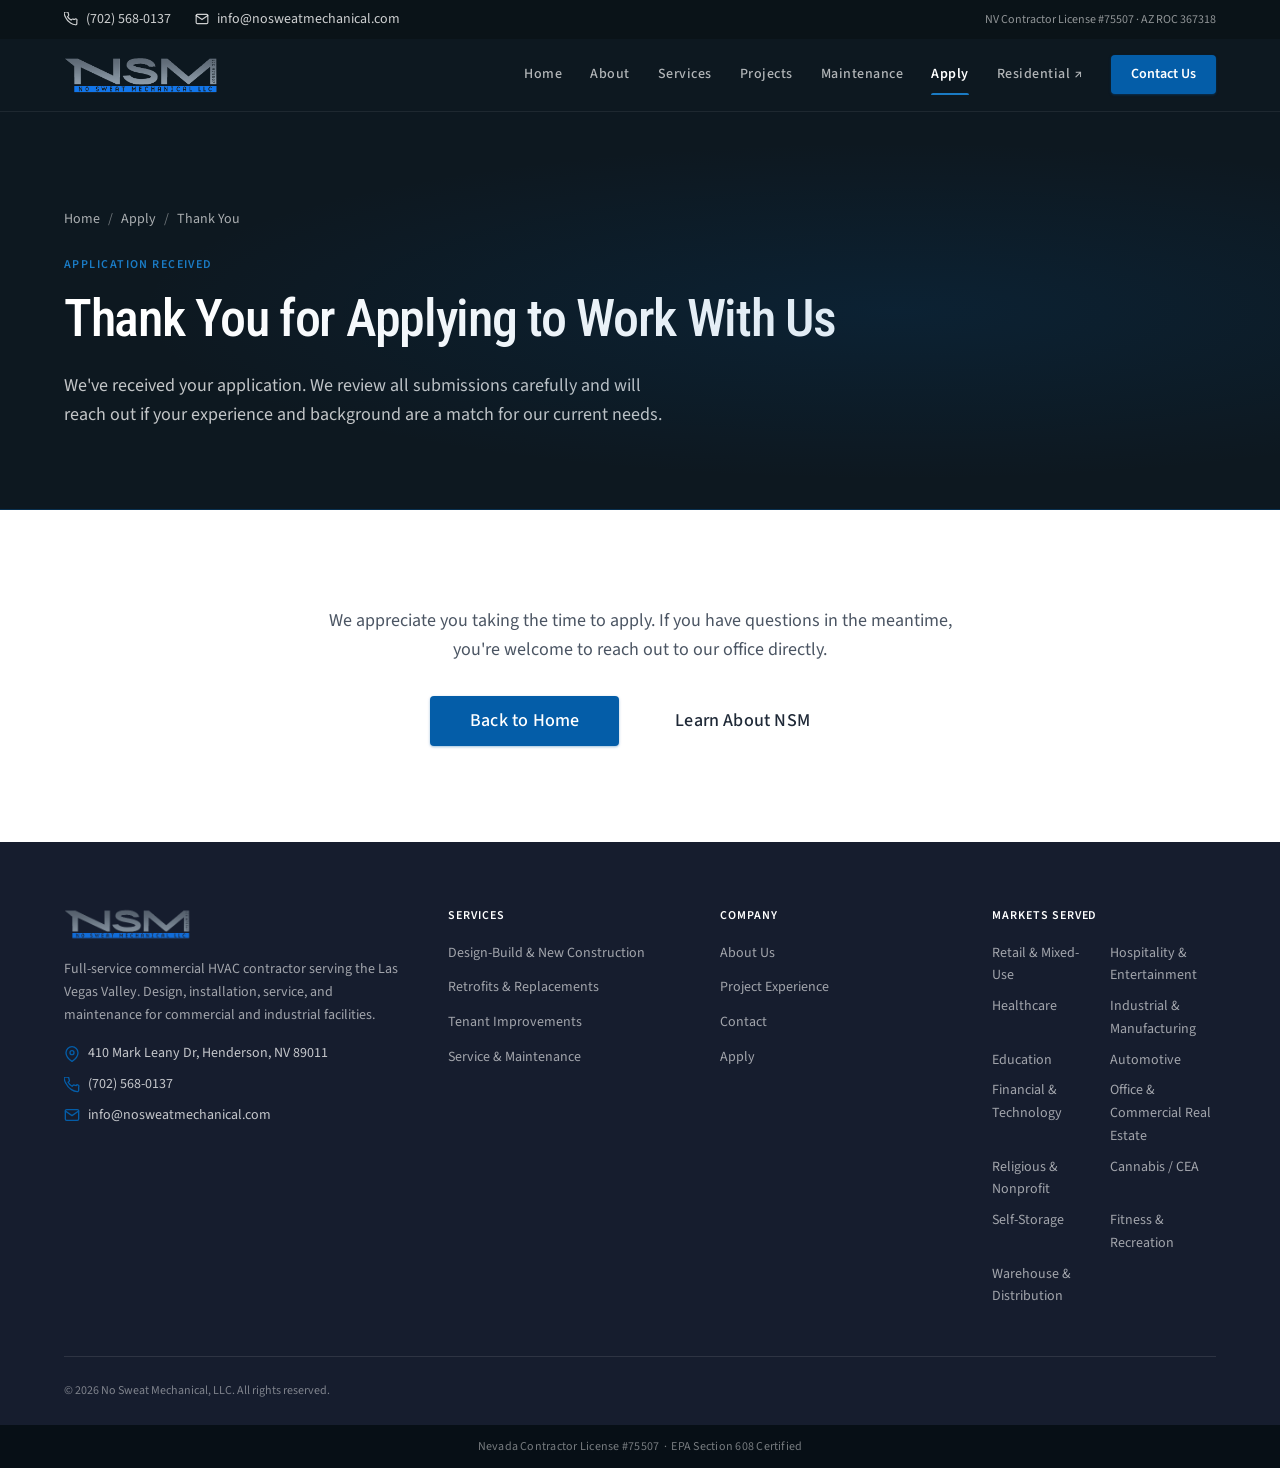
<file: application-thankyou.html>
<!DOCTYPE html>
<html lang="en">
<head>
  <meta charset="UTF-8">
  <meta name="viewport" content="width=device-width, initial-scale=1.0">
  <meta name="description" content="Thank you for applying to No Sweat Mechanical. We review all applications and will be in touch if your experience is a match.">
  <title>Application Received | No Sweat Mechanical</title>
  <link rel="stylesheet" href="css/main.css">
</head>
<body data-page="apply">

  <div class="topbar"><div class="container"><div class="topbar__inner"><div class="topbar__contact"><a href="tel:+17025680137" class="topbar__item"><svg xmlns="http://www.w3.org/2000/svg" width="14" height="14" viewBox="0 0 24 24" fill="none" stroke="currentColor" stroke-width="2" stroke-linecap="round" stroke-linejoin="round"><path d="M22 16.92v3a2 2 0 01-2.18 2 19.79 19.79 0 01-8.63-3.07A19.5 19.5 0 013.12 9.81a19.79 19.79 0 01-3.07-8.67A2 2 0 012.23 0h3a2 2 0 012 1.72 12.84 12.84 0 00.7 2.81 2 2 0 01-.45 2.11L6.09 7.91a16 16 0 006 6l1.27-1.27a2 2 0 012.11-.45 12.84 12.84 0 002.81.7A2 2 0 0122 14.92z"></path></svg>(702) 568-0137</a><a href="mailto:info@nosweatmechanical.com" class="topbar__item"><svg xmlns="http://www.w3.org/2000/svg" width="14" height="14" viewBox="0 0 24 24" fill="none" stroke="currentColor" stroke-width="2" stroke-linecap="round" stroke-linejoin="round"><path d="M4 4h16c1.1 0 2 .9 2 2v12c0 1.1-.9 2-2 2H4c-1.1 0-2-.9-2-2V6c0-1.1.9-2 2-2z"></path><polyline points="22,6 12,13 2,6"></polyline></svg>info@nosweatmechanical.com</a></div><span class="topbar__license">NV Contractor License #75507 · AZ ROC 367318</span></div></div></div>

  <header class="site-header" id="siteHeader"><div class="container"><div class="site-header__inner"><a href="index.html" class="site-logo"><img src="images/nsm-logo-transparent.png" alt="No Sweat Mechanical" class="site-logo__img" style="height:44px;width:auto;display:block;"></a><button class="menu-toggle" id="menuToggle" aria-label="Open navigation" aria-expanded="false" aria-controls="siteNav"><span class="menu-toggle__bar"></span><span class="menu-toggle__bar"></span><span class="menu-toggle__bar"></span></button><nav class="site-nav" id="siteNav" role="navigation"><a href="index.html" class="site-nav__link">Home</a><a href="about.html" class="site-nav__link">About</a><a href="services.html" class="site-nav__link">Services</a><a href="projects.html" class="site-nav__link">Projects</a><a href="maintenance.html" class="site-nav__link">Maintenance</a><a href="apply.html" class="site-nav__link active">Apply</a><a href="https://nosweataclv.com/" class="site-nav__link" target="_blank" rel="noopener noreferrer">Residential ↗</a><a href="contact.html" class="site-nav__cta">Contact Us</a></nav></div></div></header>

  <main>

    <section class="page-hero">
      <div class="container">
        <nav class="breadcrumb" aria-label="Breadcrumb"><a href="index.html">Home</a><span class="breadcrumb__sep">/</span><a href="apply.html">Apply</a><span class="breadcrumb__sep">/</span><span>Thank You</span></nav>
        <div class="page-hero__eyebrow">Application Received</div>
        <h1 class="page-hero__title">Thank You for Applying to Work With Us</h1>
        <p class="page-hero__desc">We've received your application. We review all submissions carefully and will reach out if your experience and background are a match for our current needs.</p>
      </div>
    </section>

    <section class="section">
      <div class="container">
        <div style="max-width:640px;margin:0 auto;text-align:center;">
          <p style="color:var(--color-neutral-600);font-size:var(--text-lg);line-height:var(--leading-relaxed);margin-bottom:var(--space-8);">We appreciate you taking the time to apply. If you have questions in the meantime, you're welcome to reach out to our office directly.</p>
          <div style="display:flex;gap:var(--space-4);justify-content:center;flex-wrap:wrap;">
            <a href="index.html" class="btn btn-primary btn-lg">Back to Home</a>
            <a href="about.html" class="btn btn-outline btn-lg">Learn About NSM</a>
          </div>
        </div>
      </div>
    </section>

  </main>

  <!-- FOOTER -->
  <footer class="site-footer">
    <div class="container">
      <div class="footer-grid">
        <div class="footer-brand">
          <a href="index.html" class="footer-logo"><img src="images/nsm-logo-transparent.png" alt="No Sweat Mechanical" class="site-logo__img" style="height:36px;width:auto;display:block;"></a>
          <p class="footer-brand__desc">Full-service commercial HVAC contractor serving the Las Vegas Valley. Design, installation, service, and maintenance for commercial and industrial facilities.</p>
          <div class="footer-brand__contact">
            <div class="footer-contact-item">
              <svg xmlns="http://www.w3.org/2000/svg" viewBox="0 0 24 24" fill="none" stroke="currentColor" stroke-width="2" stroke-linecap="round" stroke-linejoin="round"><path d="M21 10c0 7-9 13-9 13s-9-6-9-13a9 9 0 0118 0z"></path><circle cx="12" cy="10" r="3"></circle></svg>
              410 Mark Leany Dr, Henderson, NV 89011
            </div>
            <div class="footer-contact-item">
              <svg xmlns="http://www.w3.org/2000/svg" viewBox="0 0 24 24" fill="none" stroke="currentColor" stroke-width="2" stroke-linecap="round" stroke-linejoin="round"><path d="M22 16.92v3a2 2 0 01-2.18 2 19.79 19.79 0 01-8.63-3.07A19.5 19.5 0 013.12 9.81a19.79 19.79 0 01-3.07-8.67A2 2 0 012.23 0h3a2 2 0 012 1.72 12.84 12.84 0 00.7 2.81 2 2 0 01-.45 2.11L6.09 7.91a16 16 0 006 6l1.27-1.27a2 2 0 012.11-.45 12.84 12.84 0 002.81.7A2 2 0 0122 14.92z"></path></svg>
              <a href="tel:+17025680137">(702) 568-0137</a>
            </div>
            <div class="footer-contact-item">
              <svg xmlns="http://www.w3.org/2000/svg" viewBox="0 0 24 24" fill="none" stroke="currentColor" stroke-width="2" stroke-linecap="round" stroke-linejoin="round"><path d="M4 4h16c1.1 0 2 .9 2 2v12c0 1.1-.9 2-2 2H4c-1.1 0-2-.9-2-2V6c0-1.1.9-2 2-2z"></path><polyline points="22,6 12,13 2,6"></polyline></svg>
              <a href="mailto:info@nosweatmechanical.com">info@nosweatmechanical.com</a>
            </div>
          </div>
        </div>
        <div>
          <div class="footer-nav__heading">Services</div>
          <ul class="footer-nav__list">
            <li><a href="services.html#design-build">Design-Build &amp; New Construction</a></li>
            <li><a href="services.html#retrofits">Retrofits &amp; Replacements</a></li>
            <li><a href="services.html#tenant-improvements">Tenant Improvements</a></li>
            <li><a href="maintenance.html">Service &amp; Maintenance</a></li>
          </ul>
        </div>
        <div>
          <div class="footer-nav__heading">Company</div>
          <ul class="footer-nav__list">
            <li><a href="about.html">About Us</a></li>
            <li><a href="projects.html">Project Experience</a></li>
            <li><a href="contact.html">Contact</a></li>
            <li><a href="apply.html">Apply</a></li>
          </ul>
        </div>
        <div>
          <div class="footer-nav__heading">Markets Served</div>
          <ul class="footer-nav__list footer-nav__list--markets">
            <li>Retail &amp; Mixed-Use</li>
            <li>Hospitality &amp; Entertainment</li>
            <li>Healthcare</li>
            <li>Industrial &amp; Manufacturing</li>
            <li>Education</li>
            <li>Automotive</li>
            <li>Financial &amp; Technology</li>
            <li>Office &amp; Commercial Real Estate</li>
            <li>Religious &amp; Nonprofit</li>
            <li>Cannabis / CEA</li>
            <li>Self-Storage</li>
            <li>Fitness &amp; Recreation</li>
            <li>Warehouse &amp; Distribution</li>
          </ul>
        </div>
      </div>
      <div class="footer-bottom">
        <p class="footer-bottom__copy">&copy; <span id="footerYear"></span> No Sweat Mechanical, LLC. All rights reserved.</p>
      </div>
    </div>
    <div class="footer-license">
      Nevada Contractor License #75507 &nbsp;·&nbsp; EPA Section 608 Certified
    </div>
  </footer>

  <script src="components/nav.js"></script>
</body>
</html>
</file>
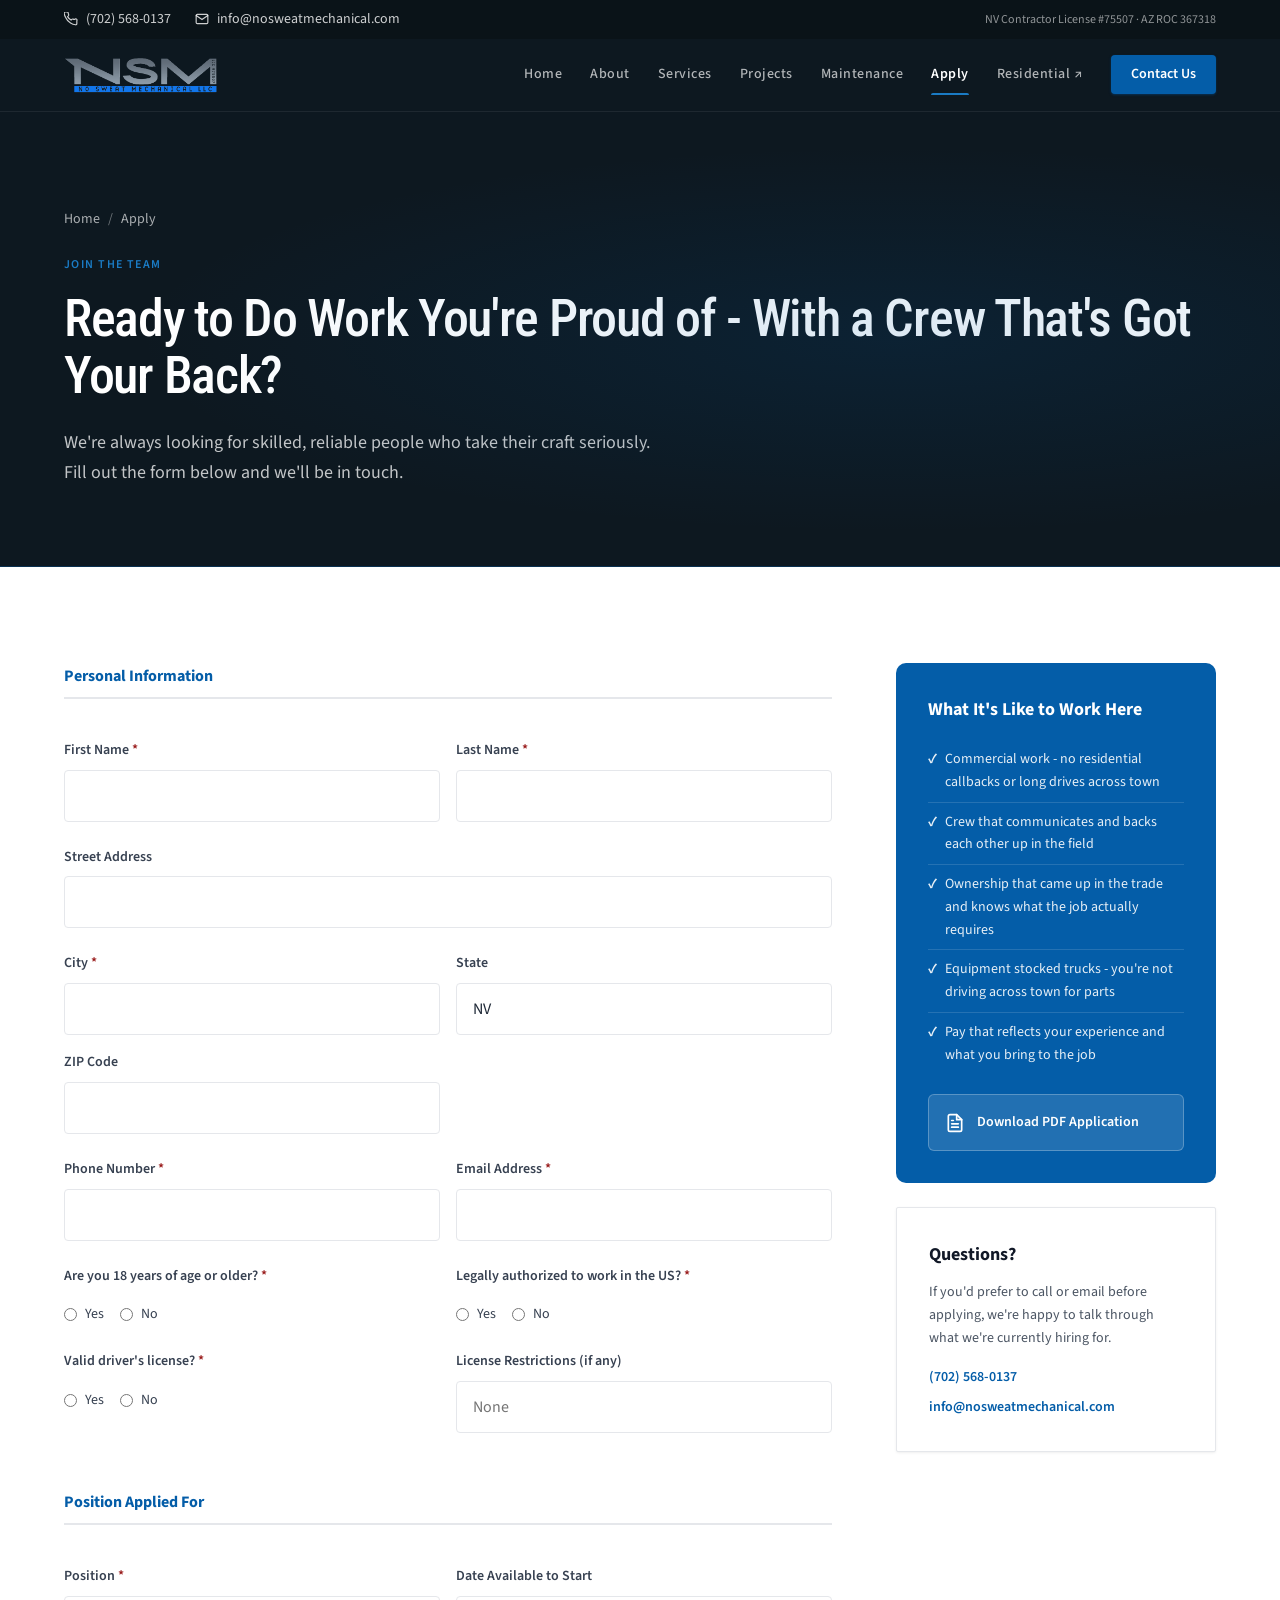
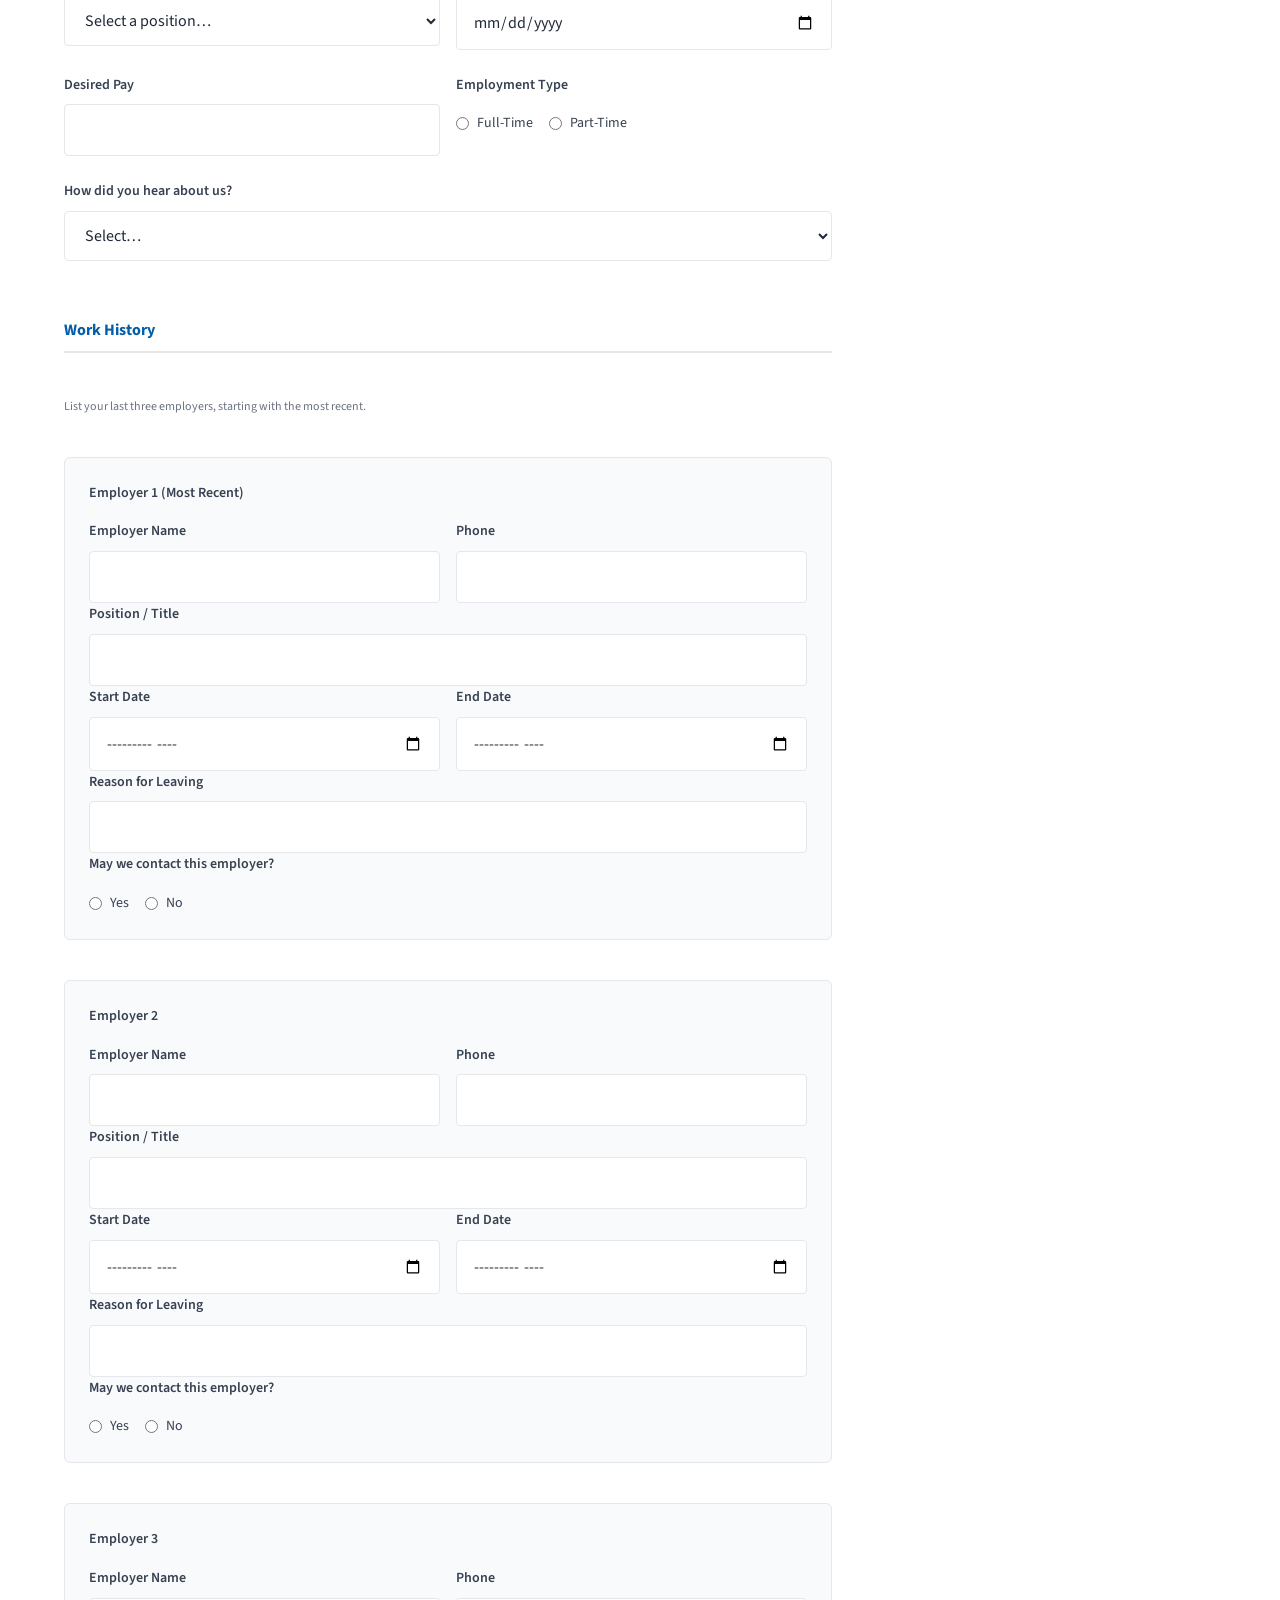
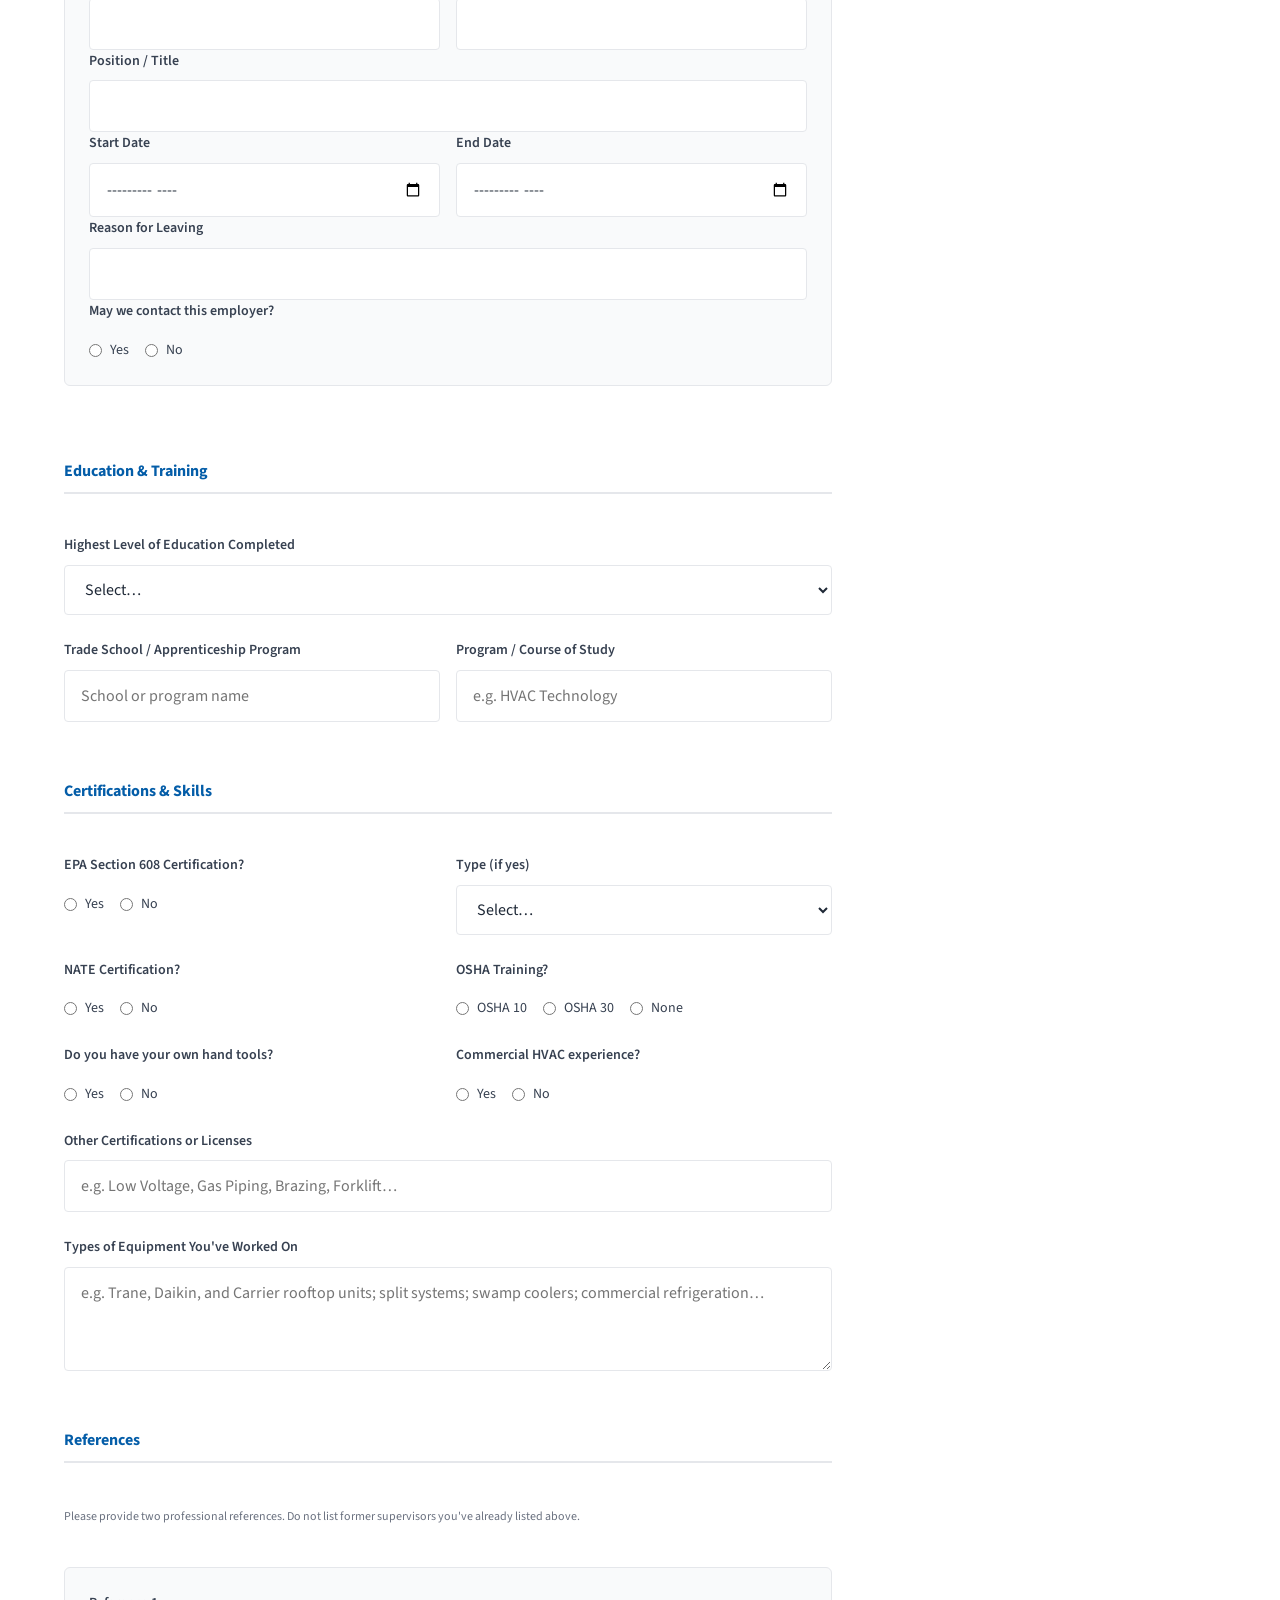
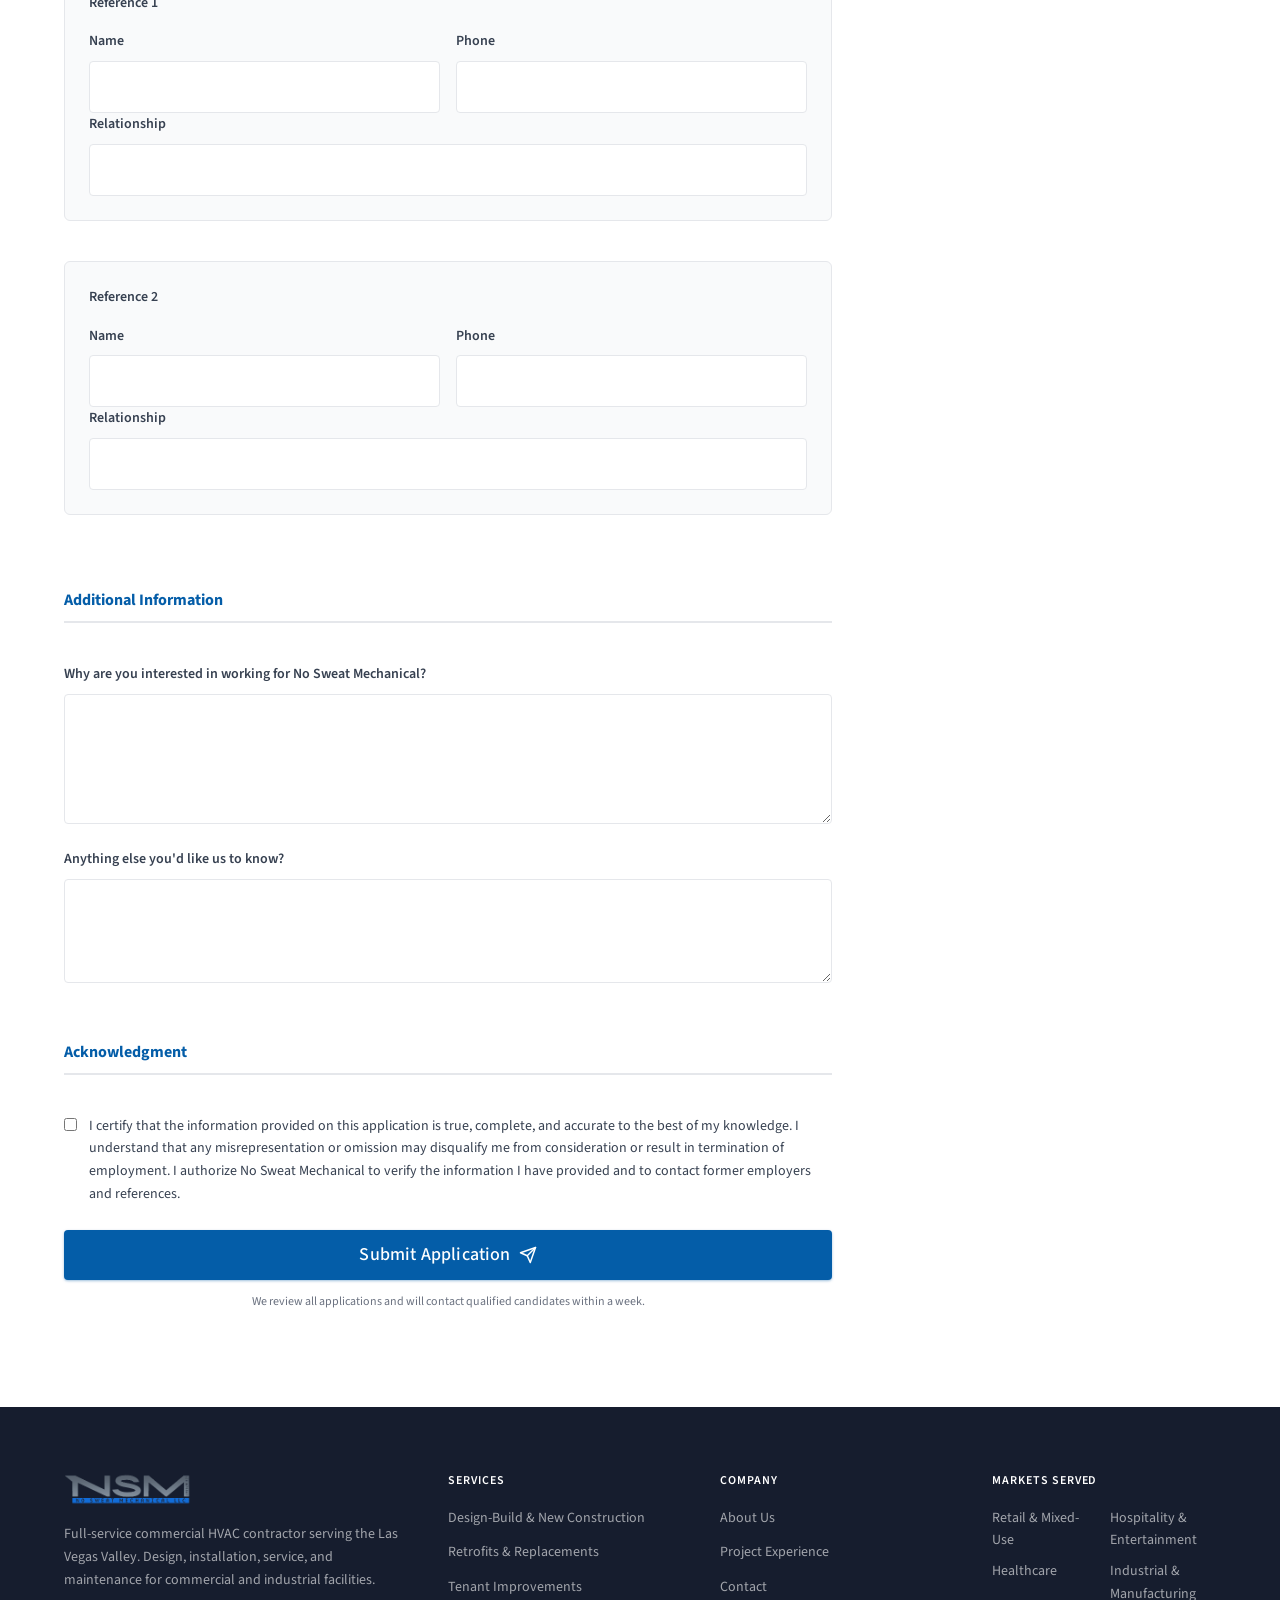
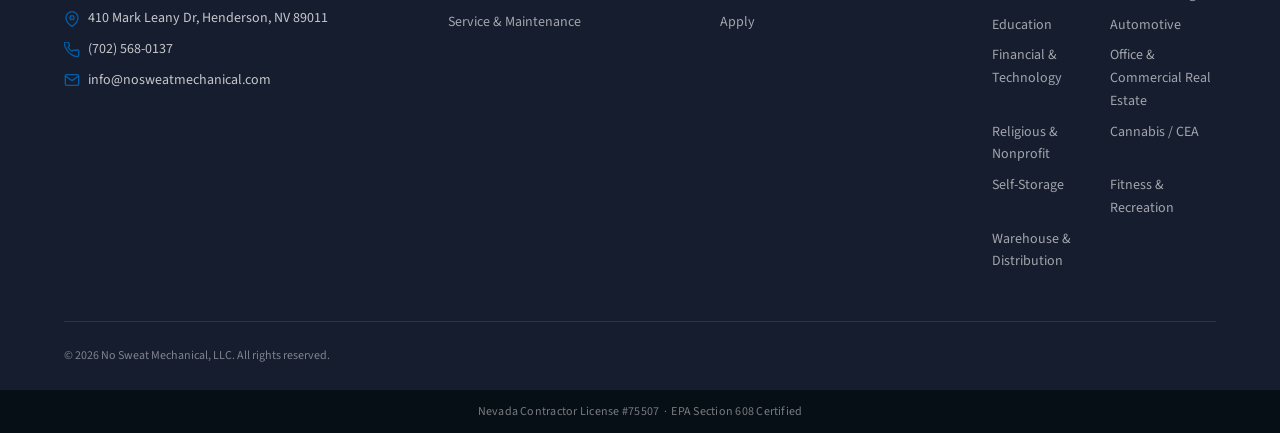
<file: apply.html>
<!DOCTYPE html>
<html lang="en">
<head>
  <meta charset="UTF-8">
  <meta name="viewport" content="width=device-width, initial-scale=1.0">
  <meta name="description" content="Apply to join the No Sweat Mechanical team - Henderson, NV commercial HVAC contractor. We're hiring experienced technicians, estimators, and support staff.">
  <title>Apply | No Sweat Mechanical - Henderson, NV</title>
  <link rel="stylesheet" href="css/main.css">
  <style>
    .apply-layout {
      display: grid;
      grid-template-columns: 1fr 320px;
      gap: var(--space-16);
      align-items: start;
    }
    @media (max-width: 900px) {
      .apply-layout { grid-template-columns: 1fr; }
    }
    .apply-section-heading {
      font-size: var(--text-base);
      font-weight: var(--weight-bold);
      color: var(--color-primary);
      margin: var(--space-8) 0 var(--space-4);
      padding-bottom: var(--space-2);
      border-bottom: 2px solid var(--color-neutral-200);
    }
    .apply-section-heading:first-of-type { margin-top: 0; }
    .work-history-block {
      border: var(--border-width) solid var(--border-color);
      border-radius: var(--radius-lg);
      padding: var(--space-6);
      margin-bottom: var(--space-4);
      background: var(--color-neutral-50);
    }
    .work-history-block__label {
      font-size: var(--text-sm);
      font-weight: var(--weight-semibold);
      color: var(--color-neutral-700);
      margin-bottom: var(--space-4);
    }
    .radio-group, .checkbox-row {
      display: flex;
      flex-wrap: wrap;
      gap: var(--space-4);
      margin-top: var(--space-2);
    }
    .radio-label, .checkbox-label {
      display: flex;
      align-items: center;
      gap: var(--space-2);
      font-size: var(--text-sm);
      color: var(--color-neutral-700);
      cursor: pointer;
    }
    .radio-label input, .checkbox-label input { margin: 0; }
    .apply-sidebar-card {
      background: var(--color-primary);
      color: white;
      border-radius: var(--radius-xl);
      padding: var(--space-8);
    }
    .apply-sidebar-card__title {
      font-size: var(--text-lg);
      font-weight: var(--weight-bold);
      margin-bottom: var(--space-4);
    }
    .apply-sidebar-card p {
      font-size: var(--text-sm);
      line-height: var(--leading-relaxed);
      opacity: 0.9;
      margin-bottom: var(--space-3);
    }
    .apply-sidebar-card p:last-child { margin-bottom: 0; }
    .apply-pdf-link {
      display: flex;
      align-items: center;
      gap: var(--space-3);
      background: rgba(255,255,255,0.12);
      border: 1px solid rgba(255,255,255,0.25);
      border-radius: var(--radius-lg);
      padding: var(--space-4);
      color: white;
      text-decoration: none;
      font-size: var(--text-sm);
      font-weight: var(--weight-semibold);
      margin-top: var(--space-5);
      transition: background 0.2s;
    }
    .apply-pdf-link:hover { background: rgba(255,255,255,0.22); }
    .apply-values-list {
      list-style: none;
      padding: 0;
      margin: var(--space-4) 0 0;
    }
    .apply-values-list li {
      font-size: var(--text-sm);
      line-height: var(--leading-relaxed);
      opacity: 0.9;
      padding: var(--space-2) 0;
      border-bottom: 1px solid rgba(255,255,255,0.15);
      display: flex;
      align-items: flex-start;
      gap: var(--space-2);
    }
    .apply-values-list li:last-child { border-bottom: none; }
    .apply-values-list li::before { content: "✓"; flex-shrink: 0; font-weight: bold; }
    .form-hint {
      font-size: var(--text-xs);
      color: var(--color-neutral-500);
      margin-top: var(--space-1);
    }
  </style>
</head>
<body data-page="apply">

  <div class="topbar"><div class="container"><div class="topbar__inner"><div class="topbar__contact"><a href="tel:+17025680137" class="topbar__item"><svg xmlns="http://www.w3.org/2000/svg" width="14" height="14" viewBox="0 0 24 24" fill="none" stroke="currentColor" stroke-width="2" stroke-linecap="round" stroke-linejoin="round"><path d="M22 16.92v3a2 2 0 01-2.18 2 19.79 19.79 0 01-8.63-3.07A19.5 19.5 0 013.12 9.81a19.79 19.79 0 01-3.07-8.67A2 2 0 012.23 0h3a2 2 0 012 1.72 12.84 12.84 0 00.7 2.81 2 2 0 01-.45 2.11L6.09 7.91a16 16 0 006 6l1.27-1.27a2 2 0 012.11-.45 12.84 12.84 0 002.81.7A2 2 0 0122 14.92z"></path></svg>(702) 568-0137</a><a href="mailto:info@nosweatmechanical.com" class="topbar__item"><svg xmlns="http://www.w3.org/2000/svg" width="14" height="14" viewBox="0 0 24 24" fill="none" stroke="currentColor" stroke-width="2" stroke-linecap="round" stroke-linejoin="round"><path d="M4 4h16c1.1 0 2 .9 2 2v12c0 1.1-.9 2-2 2H4c-1.1 0-2-.9-2-2V6c0-1.1.9-2 2-2z"></path><polyline points="22,6 12,13 2,6"></polyline></svg>info@nosweatmechanical.com</a></div><span class="topbar__license">NV Contractor License #75507 · AZ ROC 367318</span></div></div></div>

  <header class="site-header" id="siteHeader"><div class="container"><div class="site-header__inner"><a href="index.html" class="site-logo"><img src="images/nsm-logo-transparent.png" alt="No Sweat Mechanical" class="site-logo__img" style="height:44px;width:auto;display:block;"></a><button class="menu-toggle" id="menuToggle" aria-label="Open navigation" aria-expanded="false" aria-controls="siteNav"><span class="menu-toggle__bar"></span><span class="menu-toggle__bar"></span><span class="menu-toggle__bar"></span></button><nav class="site-nav" id="siteNav" role="navigation"><a href="index.html" class="site-nav__link">Home</a><a href="about.html" class="site-nav__link">About</a><a href="services.html" class="site-nav__link">Services</a><a href="projects.html" class="site-nav__link">Projects</a><a href="maintenance.html" class="site-nav__link">Maintenance</a><a href="apply.html" class="site-nav__link active">Apply</a><a href="https://nosweataclv.com/" class="site-nav__link" target="_blank" rel="noopener noreferrer">Residential ↗</a><a href="contact.html" class="site-nav__cta">Contact Us</a></nav></div></div></header>

  <main>

    <section class="page-hero">
      <div class="container">
        <nav class="breadcrumb" aria-label="Breadcrumb"><a href="index.html">Home</a><span class="breadcrumb__sep">/</span><span>Apply</span></nav>
        <div class="page-hero__eyebrow">Join the Team</div>
        <h1 class="page-hero__title">Ready to Do Work You're Proud of - With a Crew That's Got Your Back?</h1>
        <p class="page-hero__desc">We're always looking for skilled, reliable people who take their craft seriously. Fill out the form below and we'll be in touch.</p>
      </div>
    </section>

    <section class="section">
      <div class="container">
        <div class="apply-layout">

          <!-- FORM -->
          <div>
            <form class="contact-form" name="employment-application" method="POST" action="/application-thankyou" data-netlify="true" netlify-honeypot="bot-field" id="applyForm">
              <input type="hidden" name="form-name" value="employment-application">
              <input type="hidden" name="bot-field">

              <!-- PERSONAL INFORMATION -->
              <div class="apply-section-heading">Personal Information</div>

              <div class="contact-form__row">
                <div class="form-group">
                  <label class="form-label" for="first-name">First Name <span style="color:var(--color-error);">*</span></label>
                  <input class="form-input" type="text" id="first-name" name="first_name" required autocomplete="given-name">
                </div>
                <div class="form-group">
                  <label class="form-label" for="last-name">Last Name <span style="color:var(--color-error);">*</span></label>
                  <input class="form-input" type="text" id="last-name" name="last_name" required autocomplete="family-name">
                </div>
              </div>

              <div class="form-group">
                <label class="form-label" for="address">Street Address</label>
                <input class="form-input" type="text" id="address" name="address" autocomplete="street-address">
              </div>

              <div class="contact-form__row">
                <div class="form-group">
                  <label class="form-label" for="city">City <span style="color:var(--color-error);">*</span></label>
                  <input class="form-input" type="text" id="city" name="city" required autocomplete="address-level2">
                </div>
                <div class="form-group">
                  <label class="form-label" for="state">State</label>
                  <input class="form-input" type="text" id="state" name="state" value="NV" autocomplete="address-level1">
                </div>
                <div class="form-group">
                  <label class="form-label" for="zip">ZIP Code</label>
                  <input class="form-input" type="text" id="zip" name="zip" autocomplete="postal-code">
                </div>
              </div>

              <div class="contact-form__row">
                <div class="form-group">
                  <label class="form-label" for="phone">Phone Number <span style="color:var(--color-error);">*</span></label>
                  <input class="form-input" type="tel" id="phone" name="phone" required autocomplete="tel">
                </div>
                <div class="form-group">
                  <label class="form-label" for="email">Email Address <span style="color:var(--color-error);">*</span></label>
                  <input class="form-input" type="email" id="email" name="email" required autocomplete="email">
                </div>
              </div>

              <div class="contact-form__row">
                <div class="form-group">
                  <label class="form-label">Are you 18 years of age or older? <span style="color:var(--color-error);">*</span></label>
                  <div class="radio-group">
                    <label class="radio-label"><input type="radio" name="is_18" value="yes" required> Yes</label>
                    <label class="radio-label"><input type="radio" name="is_18" value="no"> No</label>
                  </div>
                </div>
                <div class="form-group">
                  <label class="form-label">Legally authorized to work in the US? <span style="color:var(--color-error);">*</span></label>
                  <div class="radio-group">
                    <label class="radio-label"><input type="radio" name="work_auth" value="yes" required> Yes</label>
                    <label class="radio-label"><input type="radio" name="work_auth" value="no"> No</label>
                  </div>
                </div>
              </div>

              <div class="contact-form__row">
                <div class="form-group">
                  <label class="form-label">Valid driver's license? <span style="color:var(--color-error);">*</span></label>
                  <div class="radio-group">
                    <label class="radio-label"><input type="radio" name="drivers_license" value="yes" required> Yes</label>
                    <label class="radio-label"><input type="radio" name="drivers_license" value="no"> No</label>
                  </div>
                </div>
                <div class="form-group">
                  <label class="form-label" for="license-restrictions">License Restrictions (if any)</label>
                  <input class="form-input" type="text" id="license-restrictions" name="license_restrictions" placeholder="None">
                </div>
              </div>

              <!-- POSITION APPLIED FOR -->
              <div class="apply-section-heading">Position Applied For</div>

              <div class="contact-form__row">
                <div class="form-group">
                  <label class="form-label" for="position">Position <span style="color:var(--color-error);">*</span></label>
                  <select class="form-select" id="position" name="position" required>
                    <option value="">Select a position…</option>
                    <option value="service-tech">Service Technician</option>
                    <option value="apprentice">Apprentice / Helper</option>
                    <option value="sheet-metal">Sheet Metal Worker</option>
                    <option value="estimator">Estimator</option>
                    <option value="project-manager">Project Manager / Superintendent</option>
                    <option value="office">Office / Administrative</option>
                    <option value="other">Other</option>
                  </select>
                </div>
                <div class="form-group">
                  <label class="form-label" for="start-date">Date Available to Start</label>
                  <input class="form-input" type="date" id="start-date" name="start_date">
                </div>
              </div>

              <div class="contact-form__row">
                <div class="form-group">
                  <label class="form-label" for="desired-pay">Desired Pay</label>
                  <input class="form-input" type="text" id="desired-pay" name="desired_pay">
                </div>
                <div class="form-group">
                  <label class="form-label">Employment Type</label>
                  <div class="radio-group">
                    <label class="radio-label"><input type="radio" name="employment_type" value="full-time"> Full-Time</label>
                    <label class="radio-label"><input type="radio" name="employment_type" value="part-time"> Part-Time</label>
                  </div>
                </div>
              </div>

              <div class="form-group">
                <label class="form-label" for="referral">How did you hear about us?</label>
                <select class="form-select" id="referral" name="referral">
                  <option value="">Select…</option>
                  <option value="employee-referral">Employee Referral</option>
                  <option value="indeed">Indeed</option>
                  <option value="website">Company Website</option>
                  <option value="social-media">Social Media</option>
                  <option value="other">Other</option>
                </select>
              </div>

              <!-- WORK HISTORY -->
              <div class="apply-section-heading">Work History</div>
              <p class="form-hint" style="margin-bottom:var(--space-4);">List your last three employers, starting with the most recent.</p>

              <div class="work-history-block">
                <div class="work-history-block__label">Employer 1 (Most Recent)</div>
                <div class="contact-form__row">
                  <div class="form-group">
                    <label class="form-label" for="emp1-name">Employer Name</label>
                    <input class="form-input" type="text" id="emp1-name" name="emp1_name">
                  </div>
                  <div class="form-group">
                    <label class="form-label" for="emp1-phone">Phone</label>
                    <input class="form-input" type="tel" id="emp1-phone" name="emp1_phone">
                  </div>
                </div>
                <div class="form-group">
                  <label class="form-label" for="emp1-position">Position / Title</label>
                  <input class="form-input" type="text" id="emp1-position" name="emp1_position">
                </div>
                <div class="contact-form__row">
                  <div class="form-group">
                    <label class="form-label" for="emp1-start">Start Date</label>
                    <input class="form-input" type="month" id="emp1-start" name="emp1_start">
                  </div>
                  <div class="form-group">
                    <label class="form-label" for="emp1-end">End Date</label>
                    <input class="form-input" type="month" id="emp1-end" name="emp1_end" placeholder="Present if still employed">
                  </div>
                </div>
                <div class="form-group">
                  <label class="form-label" for="emp1-reason">Reason for Leaving</label>
                  <input class="form-input" type="text" id="emp1-reason" name="emp1_reason">
                </div>
                <div class="form-group">
                  <label class="form-label">May we contact this employer?</label>
                  <div class="radio-group">
                    <label class="radio-label"><input type="radio" name="emp1_contact" value="yes"> Yes</label>
                    <label class="radio-label"><input type="radio" name="emp1_contact" value="no"> No</label>
                  </div>
                </div>
              </div>

              <div class="work-history-block">
                <div class="work-history-block__label">Employer 2</div>
                <div class="contact-form__row">
                  <div class="form-group">
                    <label class="form-label" for="emp2-name">Employer Name</label>
                    <input class="form-input" type="text" id="emp2-name" name="emp2_name">
                  </div>
                  <div class="form-group">
                    <label class="form-label" for="emp2-phone">Phone</label>
                    <input class="form-input" type="tel" id="emp2-phone" name="emp2_phone">
                  </div>
                </div>
                <div class="form-group">
                  <label class="form-label" for="emp2-position">Position / Title</label>
                  <input class="form-input" type="text" id="emp2-position" name="emp2_position">
                </div>
                <div class="contact-form__row">
                  <div class="form-group">
                    <label class="form-label" for="emp2-start">Start Date</label>
                    <input class="form-input" type="month" id="emp2-start" name="emp2_start">
                  </div>
                  <div class="form-group">
                    <label class="form-label" for="emp2-end">End Date</label>
                    <input class="form-input" type="month" id="emp2-end" name="emp2_end">
                  </div>
                </div>
                <div class="form-group">
                  <label class="form-label" for="emp2-reason">Reason for Leaving</label>
                  <input class="form-input" type="text" id="emp2-reason" name="emp2_reason">
                </div>
                <div class="form-group">
                  <label class="form-label">May we contact this employer?</label>
                  <div class="radio-group">
                    <label class="radio-label"><input type="radio" name="emp2_contact" value="yes"> Yes</label>
                    <label class="radio-label"><input type="radio" name="emp2_contact" value="no"> No</label>
                  </div>
                </div>
              </div>

              <div class="work-history-block">
                <div class="work-history-block__label">Employer 3</div>
                <div class="contact-form__row">
                  <div class="form-group">
                    <label class="form-label" for="emp3-name">Employer Name</label>
                    <input class="form-input" type="text" id="emp3-name" name="emp3_name">
                  </div>
                  <div class="form-group">
                    <label class="form-label" for="emp3-phone">Phone</label>
                    <input class="form-input" type="tel" id="emp3-phone" name="emp3_phone">
                  </div>
                </div>
                <div class="form-group">
                  <label class="form-label" for="emp3-position">Position / Title</label>
                  <input class="form-input" type="text" id="emp3-position" name="emp3_position">
                </div>
                <div class="contact-form__row">
                  <div class="form-group">
                    <label class="form-label" for="emp3-start">Start Date</label>
                    <input class="form-input" type="month" id="emp3-start" name="emp3_start">
                  </div>
                  <div class="form-group">
                    <label class="form-label" for="emp3-end">End Date</label>
                    <input class="form-input" type="month" id="emp3-end" name="emp3_end">
                  </div>
                </div>
                <div class="form-group">
                  <label class="form-label" for="emp3-reason">Reason for Leaving</label>
                  <input class="form-input" type="text" id="emp3-reason" name="emp3_reason">
                </div>
                <div class="form-group">
                  <label class="form-label">May we contact this employer?</label>
                  <div class="radio-group">
                    <label class="radio-label"><input type="radio" name="emp3_contact" value="yes"> Yes</label>
                    <label class="radio-label"><input type="radio" name="emp3_contact" value="no"> No</label>
                  </div>
                </div>
              </div>

              <!-- EDUCATION & TRAINING -->
              <div class="apply-section-heading">Education &amp; Training</div>

              <div class="form-group">
                <label class="form-label" for="education-level">Highest Level of Education Completed</label>
                <select class="form-select" id="education-level" name="education_level">
                  <option value="">Select…</option>
                  <option value="some-high-school">Some High School</option>
                  <option value="hs-diploma">High School Diploma / GED</option>
                  <option value="some-college">Some College</option>
                  <option value="associates">Associate's Degree</option>
                  <option value="bachelors">Bachelor's Degree</option>
                  <option value="other">Other</option>
                </select>
              </div>

              <div class="contact-form__row">
                <div class="form-group">
                  <label class="form-label" for="trade-school">Trade School / Apprenticeship Program</label>
                  <input class="form-input" type="text" id="trade-school" name="trade_school" placeholder="School or program name">
                </div>
                <div class="form-group">
                  <label class="form-label" for="trade-program">Program / Course of Study</label>
                  <input class="form-input" type="text" id="trade-program" name="trade_program" placeholder="e.g. HVAC Technology">
                </div>
              </div>

              <!-- CERTIFICATIONS & SKILLS -->
              <div class="apply-section-heading">Certifications &amp; Skills</div>

              <div class="contact-form__row">
                <div class="form-group">
                  <label class="form-label">EPA Section 608 Certification?</label>
                  <div class="radio-group">
                    <label class="radio-label"><input type="radio" name="epa608" value="yes"> Yes</label>
                    <label class="radio-label"><input type="radio" name="epa608" value="no"> No</label>
                  </div>
                </div>
                <div class="form-group">
                  <label class="form-label" for="epa608-type">Type (if yes)</label>
                  <select class="form-select" id="epa608-type" name="epa608_type">
                    <option value="">Select…</option>
                    <option value="universal">Universal</option>
                    <option value="type-i">Type I (Small Appliances)</option>
                    <option value="type-ii">Type II (High Pressure)</option>
                    <option value="type-iii">Type III (Low Pressure)</option>
                  </select>
                </div>
              </div>

              <div class="contact-form__row">
                <div class="form-group">
                  <label class="form-label">NATE Certification?</label>
                  <div class="radio-group">
                    <label class="radio-label"><input type="radio" name="nate" value="yes"> Yes</label>
                    <label class="radio-label"><input type="radio" name="nate" value="no"> No</label>
                  </div>
                </div>
                <div class="form-group">
                  <label class="form-label">OSHA Training?</label>
                  <div class="radio-group">
                    <label class="radio-label"><input type="radio" name="osha" value="10"> OSHA 10</label>
                    <label class="radio-label"><input type="radio" name="osha" value="30"> OSHA 30</label>
                    <label class="radio-label"><input type="radio" name="osha" value="none"> None</label>
                  </div>
                </div>
              </div>

              <div class="contact-form__row">
                <div class="form-group">
                  <label class="form-label">Do you have your own hand tools?</label>
                  <div class="radio-group">
                    <label class="radio-label"><input type="radio" name="own_tools" value="yes"> Yes</label>
                    <label class="radio-label"><input type="radio" name="own_tools" value="no"> No</label>
                  </div>
                </div>
                <div class="form-group">
                  <label class="form-label">Commercial HVAC experience?</label>
                  <div class="radio-group">
                    <label class="radio-label"><input type="radio" name="commercial_exp" value="yes"> Yes</label>
                    <label class="radio-label"><input type="radio" name="commercial_exp" value="no"> No</label>
                  </div>
                </div>
              </div>

              <div class="form-group">
                <label class="form-label" for="other-certs">Other Certifications or Licenses</label>
                <input class="form-input" type="text" id="other-certs" name="other_certs" placeholder="e.g. Low Voltage, Gas Piping, Brazing, Forklift…">
              </div>

              <div class="form-group">
                <label class="form-label" for="equipment-exp">Types of Equipment You've Worked On</label>
                <textarea class="form-textarea" id="equipment-exp" name="equipment_exp" rows="3" placeholder="e.g. Trane, Daikin, and Carrier rooftop units; split systems; swamp coolers; commercial refrigeration…" style="min-height:80px;"></textarea>
              </div>

              <!-- REFERENCES -->
              <div class="apply-section-heading">References</div>
              <p class="form-hint" style="margin-bottom:var(--space-4);">Please provide two professional references. Do not list former supervisors you've already listed above.</p>

              <div class="work-history-block">
                <div class="work-history-block__label">Reference 1</div>
                <div class="contact-form__row">
                  <div class="form-group">
                    <label class="form-label" for="ref1-name">Name</label>
                    <input class="form-input" type="text" id="ref1-name" name="ref1_name">
                  </div>
                  <div class="form-group">
                    <label class="form-label" for="ref1-phone">Phone</label>
                    <input class="form-input" type="tel" id="ref1-phone" name="ref1_phone">
                  </div>
                </div>
                <div class="form-group">
                  <label class="form-label" for="ref1-relationship">Relationship</label>
                  <input class="form-input" type="text" id="ref1-relationship" name="ref1_relationship">
                </div>
              </div>

              <div class="work-history-block">
                <div class="work-history-block__label">Reference 2</div>
                <div class="contact-form__row">
                  <div class="form-group">
                    <label class="form-label" for="ref2-name">Name</label>
                    <input class="form-input" type="text" id="ref2-name" name="ref2_name">
                  </div>
                  <div class="form-group">
                    <label class="form-label" for="ref2-phone">Phone</label>
                    <input class="form-input" type="tel" id="ref2-phone" name="ref2_phone">
                  </div>
                </div>
                <div class="form-group">
                  <label class="form-label" for="ref2-relationship">Relationship</label>
                  <input class="form-input" type="text" id="ref2-relationship" name="ref2_relationship">
                </div>
              </div>

              <!-- ADDITIONAL INFORMATION -->
              <div class="apply-section-heading">Additional Information</div>

              <div class="form-group">
                <label class="form-label" for="why-nsm">Why are you interested in working for No Sweat Mechanical?</label>
                <textarea class="form-textarea" id="why-nsm" name="why_nsm" rows="4" style="min-height:100px;"></textarea>
              </div>

              <div class="form-group">
                <label class="form-label" for="additional">Anything else you'd like us to know?</label>
                <textarea class="form-textarea" id="additional" name="additional" rows="3" style="min-height:80px;"></textarea>
              </div>

              <!-- ACKNOWLEDGMENT -->
              <div class="apply-section-heading">Acknowledgment</div>

              <div class="form-group">
                <label class="checkbox-label" style="align-items:flex-start;gap:var(--space-3);">
                  <input type="checkbox" name="acknowledge" required style="margin-top:3px;flex-shrink:0;">
                  <span style="font-size:var(--text-sm);color:var(--color-neutral-700);line-height:var(--leading-relaxed);">I certify that the information provided on this application is true, complete, and accurate to the best of my knowledge. I understand that any misrepresentation or omission may disqualify me from consideration or result in termination of employment. I authorize No Sweat Mechanical to verify the information I have provided and to contact former employers and references.</span>
                </label>
              </div>

              <div>
                <button type="submit" class="btn btn-primary btn-lg" style="width:100%;justify-content:center;">
                  Submit Application
                  <svg xmlns="http://www.w3.org/2000/svg" width="18" height="18" viewBox="0 0 24 24" fill="none" stroke="currentColor" stroke-width="2" stroke-linecap="round" stroke-linejoin="round"><line x1="22" y1="2" x2="11" y2="13"></line><polygon points="22 2 15 22 11 13 2 9 22 2"></polygon></svg>
                </button>
                <p style="font-size:var(--text-xs);color:var(--color-neutral-500);margin-top:var(--space-3);text-align:center;">We review all applications and will contact qualified candidates within a week.</p>
              </div>

            </form>
          </div>

          <!-- SIDEBAR -->
          <div>
            <div class="apply-sidebar-card">
              <div class="apply-sidebar-card__title">What It's Like to Work Here</div>
              <ul class="apply-values-list">
                <li>Commercial work - no residential callbacks or long drives across town</li>
                <li>Crew that communicates and backs each other up in the field</li>
                <li>Ownership that came up in the trade and knows what the job actually requires</li>
                <li>Equipment stocked trucks - you're not driving across town for parts</li>
                <li>Pay that reflects your experience and what you bring to the job</li>
              </ul>
              <a href="nsm-employment-application.pdf" class="apply-pdf-link" target="_blank" rel="noopener noreferrer">
                <svg xmlns="http://www.w3.org/2000/svg" width="20" height="20" viewBox="0 0 24 24" fill="none" stroke="currentColor" stroke-width="2" stroke-linecap="round" stroke-linejoin="round"><path d="M14 2H6a2 2 0 00-2 2v16a2 2 0 002 2h12a2 2 0 002-2V8z"></path><polyline points="14 2 14 8 20 8"></polyline><line x1="16" y1="13" x2="8" y2="13"></line><line x1="16" y1="17" x2="8" y2="17"></line><polyline points="10 9 9 9 8 9"></polyline></svg>
                Download PDF Application
              </a>
            </div>

            <div class="card" style="margin-top:var(--space-6);">
              <div style="font-weight:var(--weight-bold);color:var(--color-neutral-900);margin-bottom:var(--space-3);">Questions?</div>
              <p style="font-size:var(--text-sm);color:var(--color-neutral-600);line-height:var(--leading-relaxed);margin-bottom:var(--space-4);">If you'd prefer to call or email before applying, we're happy to talk through what we're currently hiring for.</p>
              <div style="display:flex;flex-direction:column;gap:var(--space-2);">
                <a href="tel:+17025680137" style="font-size:var(--text-sm);color:var(--color-accent);font-weight:var(--weight-semibold);">(702) 568-0137</a>
                <a href="mailto:info@nosweatmechanical.com" style="font-size:var(--text-sm);color:var(--color-accent);font-weight:var(--weight-semibold);">info@nosweatmechanical.com</a>
              </div>
            </div>
          </div>

        </div>
      </div>
    </section>

  </main>

  <!-- FOOTER -->
  <footer class="site-footer">
    <div class="container">
      <div class="footer-grid">
        <div class="footer-brand">
          <a href="index.html" class="footer-logo"><img src="images/nsm-logo-transparent.png" alt="No Sweat Mechanical" class="site-logo__img" style="height:36px;width:auto;display:block;"></a>
          <p class="footer-brand__desc">Full-service commercial HVAC contractor serving the Las Vegas Valley. Design, installation, service, and maintenance for commercial and industrial facilities.</p>
          <div class="footer-brand__contact">
            <div class="footer-contact-item">
              <svg xmlns="http://www.w3.org/2000/svg" viewBox="0 0 24 24" fill="none" stroke="currentColor" stroke-width="2" stroke-linecap="round" stroke-linejoin="round"><path d="M21 10c0 7-9 13-9 13s-9-6-9-13a9 9 0 0118 0z"></path><circle cx="12" cy="10" r="3"></circle></svg>
              410 Mark Leany Dr, Henderson, NV 89011
            </div>
            <div class="footer-contact-item">
              <svg xmlns="http://www.w3.org/2000/svg" viewBox="0 0 24 24" fill="none" stroke="currentColor" stroke-width="2" stroke-linecap="round" stroke-linejoin="round"><path d="M22 16.92v3a2 2 0 01-2.18 2 19.79 19.79 0 01-8.63-3.07A19.5 19.5 0 013.12 9.81a19.79 19.79 0 01-3.07-8.67A2 2 0 012.23 0h3a2 2 0 012 1.72 12.84 12.84 0 00.7 2.81 2 2 0 01-.45 2.11L6.09 7.91a16 16 0 006 6l1.27-1.27a2 2 0 012.11-.45 12.84 12.84 0 002.81.7A2 2 0 0122 14.92z"></path></svg>
              <a href="tel:+17025680137">(702) 568-0137</a>
            </div>
            <div class="footer-contact-item">
              <svg xmlns="http://www.w3.org/2000/svg" viewBox="0 0 24 24" fill="none" stroke="currentColor" stroke-width="2" stroke-linecap="round" stroke-linejoin="round"><path d="M4 4h16c1.1 0 2 .9 2 2v12c0 1.1-.9 2-2 2H4c-1.1 0-2-.9-2-2V6c0-1.1.9-2 2-2z"></path><polyline points="22,6 12,13 2,6"></polyline></svg>
              <a href="mailto:info@nosweatmechanical.com">info@nosweatmechanical.com</a>
            </div>
          </div>
        </div>
        <div>
          <div class="footer-nav__heading">Services</div>
          <ul class="footer-nav__list">
            <li><a href="services.html#design-build">Design-Build &amp; New Construction</a></li>
            <li><a href="services.html#retrofits">Retrofits &amp; Replacements</a></li>
            <li><a href="services.html#tenant-improvements">Tenant Improvements</a></li>
            <li><a href="maintenance.html">Service &amp; Maintenance</a></li>
          </ul>
        </div>
        <div>
          <div class="footer-nav__heading">Company</div>
          <ul class="footer-nav__list">
            <li><a href="about.html">About Us</a></li>
            <li><a href="projects.html">Project Experience</a></li>
            <li><a href="contact.html">Contact</a></li>
            <li><a href="apply.html">Apply</a></li>
          </ul>
        </div>
        <div>
          <div class="footer-nav__heading">Markets Served</div>
          <ul class="footer-nav__list footer-nav__list--markets">
            <li>Retail &amp; Mixed-Use</li>
            <li>Hospitality &amp; Entertainment</li>
            <li>Healthcare</li>
            <li>Industrial &amp; Manufacturing</li>
            <li>Education</li>
            <li>Automotive</li>
            <li>Financial &amp; Technology</li>
            <li>Office &amp; Commercial Real Estate</li>
            <li>Religious &amp; Nonprofit</li>
            <li>Cannabis / CEA</li>
            <li>Self-Storage</li>
            <li>Fitness &amp; Recreation</li>
            <li>Warehouse &amp; Distribution</li>
          </ul>
        </div>
      </div>
      <div class="footer-bottom">
        <p class="footer-bottom__copy">&copy; <span id="footerYear"></span> No Sweat Mechanical, LLC. All rights reserved.</p>
      </div>
    </div>
    <div class="footer-license">
      Nevada Contractor License #75507 &nbsp;·&nbsp; EPA Section 608 Certified
    </div>
  </footer>

  <script src="components/nav.js"></script>
</body>
</html>
</file>
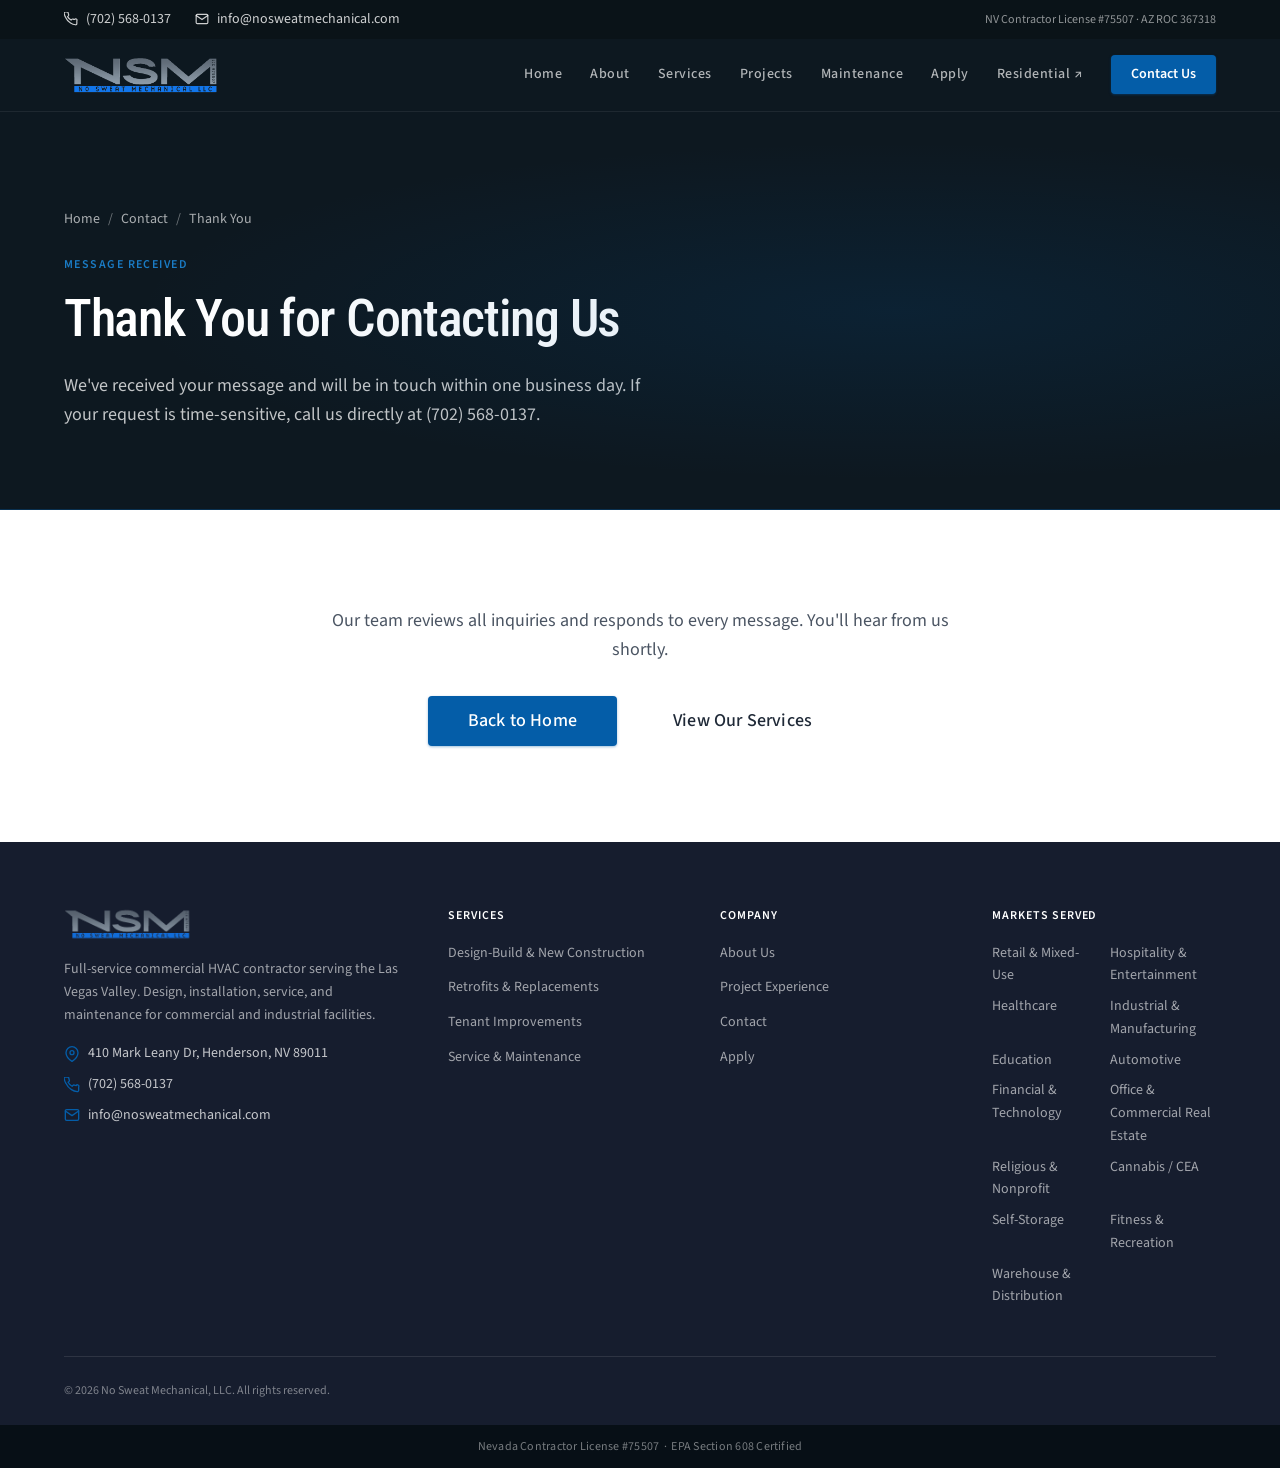
<file: contact-thankyou.html>
<!DOCTYPE html>
<html lang="en">
<head>
  <meta charset="UTF-8">
  <meta name="viewport" content="width=device-width, initial-scale=1.0">
  <meta name="description" content="Thank you for contacting No Sweat Mechanical. We'll be in touch within one business day.">
  <title>Message Received | No Sweat Mechanical</title>
  <link rel="stylesheet" href="css/main.css">
</head>
<body data-page="contact">

  <div class="topbar"><div class="container"><div class="topbar__inner"><div class="topbar__contact"><a href="tel:+17025680137" class="topbar__item"><svg xmlns="http://www.w3.org/2000/svg" width="14" height="14" viewBox="0 0 24 24" fill="none" stroke="currentColor" stroke-width="2" stroke-linecap="round" stroke-linejoin="round"><path d="M22 16.92v3a2 2 0 01-2.18 2 19.79 19.79 0 01-8.63-3.07A19.5 19.5 0 013.12 9.81a19.79 19.79 0 01-3.07-8.67A2 2 0 012.23 0h3a2 2 0 012 1.72 12.84 12.84 0 00.7 2.81 2 2 0 01-.45 2.11L6.09 7.91a16 16 0 006 6l1.27-1.27a2 2 0 012.11-.45 12.84 12.84 0 002.81.7A2 2 0 0122 14.92z"></path></svg>(702) 568-0137</a><a href="mailto:info@nosweatmechanical.com" class="topbar__item"><svg xmlns="http://www.w3.org/2000/svg" width="14" height="14" viewBox="0 0 24 24" fill="none" stroke="currentColor" stroke-width="2" stroke-linecap="round" stroke-linejoin="round"><path d="M4 4h16c1.1 0 2 .9 2 2v12c0 1.1-.9 2-2 2H4c-1.1 0-2-.9-2-2V6c0-1.1.9-2 2-2z"></path><polyline points="22,6 12,13 2,6"></polyline></svg>info@nosweatmechanical.com</a></div><span class="topbar__license">NV Contractor License #75507 · AZ ROC 367318</span></div></div></div>

  <header class="site-header" id="siteHeader"><div class="container"><div class="site-header__inner"><a href="index.html" class="site-logo"><img src="images/nsm-logo-transparent.png" alt="No Sweat Mechanical" class="site-logo__img" style="height:44px;width:auto;display:block;"></a><button class="menu-toggle" id="menuToggle" aria-label="Open navigation" aria-expanded="false" aria-controls="siteNav"><span class="menu-toggle__bar"></span><span class="menu-toggle__bar"></span><span class="menu-toggle__bar"></span></button><nav class="site-nav" id="siteNav" role="navigation"><a href="index.html" class="site-nav__link">Home</a><a href="about.html" class="site-nav__link">About</a><a href="services.html" class="site-nav__link">Services</a><a href="projects.html" class="site-nav__link">Projects</a><a href="maintenance.html" class="site-nav__link">Maintenance</a><a href="apply.html" class="site-nav__link">Apply</a> <a href="https://nosweataclv.com/" class="site-nav__link" target="_blank" rel="noopener noreferrer">Residential ↗</a><a href="contact.html" class="site-nav__cta active" style="background-color:var(--color-primary);">Contact Us</a></nav></div></div></header>

  <main>

    <section class="page-hero">
      <div class="container">
        <nav class="breadcrumb" aria-label="Breadcrumb"><a href="index.html">Home</a><span class="breadcrumb__sep">/</span><a href="contact.html">Contact</a><span class="breadcrumb__sep">/</span><span>Thank You</span></nav>
        <div class="page-hero__eyebrow">Message Received</div>
        <h1 class="page-hero__title">Thank You for Contacting Us</h1>
        <p class="page-hero__desc">We've received your message and will be in touch within one business day. If your request is time-sensitive, call us directly at (702) 568-0137.</p>
      </div>
    </section>

    <section class="section">
      <div class="container">
        <div style="max-width:640px;margin:0 auto;text-align:center;">
          <p style="color:var(--color-neutral-600);font-size:var(--text-lg);line-height:var(--leading-relaxed);margin-bottom:var(--space-8);">Our team reviews all inquiries and responds to every message. You'll hear from us shortly.</p>
          <div style="display:flex;gap:var(--space-4);justify-content:center;flex-wrap:wrap;">
            <a href="index.html" class="btn btn-primary btn-lg">Back to Home</a>
            <a href="services.html" class="btn btn-outline btn-lg">View Our Services</a>
          </div>
        </div>
      </div>
    </section>

  </main>

  <!-- FOOTER -->
  <footer class="site-footer">
    <div class="container">
      <div class="footer-grid">
        <div class="footer-brand">
          <a href="index.html" class="footer-logo"><img src="images/nsm-logo-transparent.png" alt="No Sweat Mechanical" class="site-logo__img" style="height:36px;width:auto;display:block;"></a>
          <p class="footer-brand__desc">Full-service commercial HVAC contractor serving the Las Vegas Valley. Design, installation, service, and maintenance for commercial and industrial facilities.</p>
          <div class="footer-brand__contact">
            <div class="footer-contact-item">
              <svg xmlns="http://www.w3.org/2000/svg" viewBox="0 0 24 24" fill="none" stroke="currentColor" stroke-width="2" stroke-linecap="round" stroke-linejoin="round"><path d="M21 10c0 7-9 13-9 13s-9-6-9-13a9 9 0 0118 0z"></path><circle cx="12" cy="10" r="3"></circle></svg>
              410 Mark Leany Dr, Henderson, NV 89011
            </div>
            <div class="footer-contact-item">
              <svg xmlns="http://www.w3.org/2000/svg" viewBox="0 0 24 24" fill="none" stroke="currentColor" stroke-width="2" stroke-linecap="round" stroke-linejoin="round"><path d="M22 16.92v3a2 2 0 01-2.18 2 19.79 19.79 0 01-8.63-3.07A19.5 19.5 0 013.12 9.81a19.79 19.79 0 01-3.07-8.67A2 2 0 012.23 0h3a2 2 0 012 1.72 12.84 12.84 0 00.7 2.81 2 2 0 01-.45 2.11L6.09 7.91a16 16 0 006 6l1.27-1.27a2 2 0 012.11-.45 12.84 12.84 0 002.81.7A2 2 0 0122 14.92z"></path></svg>
              <a href="tel:+17025680137">(702) 568-0137</a>
            </div>
            <div class="footer-contact-item">
              <svg xmlns="http://www.w3.org/2000/svg" viewBox="0 0 24 24" fill="none" stroke="currentColor" stroke-width="2" stroke-linecap="round" stroke-linejoin="round"><path d="M4 4h16c1.1 0 2 .9 2 2v12c0 1.1-.9 2-2 2H4c-1.1 0-2-.9-2-2V6c0-1.1.9-2 2-2z"></path><polyline points="22,6 12,13 2,6"></polyline></svg>
              <a href="mailto:info@nosweatmechanical.com">info@nosweatmechanical.com</a>
            </div>
          </div>
        </div>
        <div>
          <div class="footer-nav__heading">Services</div>
          <ul class="footer-nav__list">
            <li><a href="services.html#design-build">Design-Build &amp; New Construction</a></li>
            <li><a href="services.html#retrofits">Retrofits &amp; Replacements</a></li>
            <li><a href="services.html#tenant-improvements">Tenant Improvements</a></li>
            <li><a href="maintenance.html">Service &amp; Maintenance</a></li>
          </ul>
        </div>
        <div>
          <div class="footer-nav__heading">Company</div>
          <ul class="footer-nav__list">
            <li><a href="about.html">About Us</a></li>
            <li><a href="projects.html">Project Experience</a></li>
            <li><a href="contact.html">Contact</a></li>
            <li><a href="apply.html">Apply</a></li>
          </ul>
        </div>
        <div>
          <div class="footer-nav__heading">Markets Served</div>
          <ul class="footer-nav__list footer-nav__list--markets">
            <li>Retail &amp; Mixed-Use</li>
            <li>Hospitality &amp; Entertainment</li>
            <li>Healthcare</li>
            <li>Industrial &amp; Manufacturing</li>
            <li>Education</li>
            <li>Automotive</li>
            <li>Financial &amp; Technology</li>
            <li>Office &amp; Commercial Real Estate</li>
            <li>Religious &amp; Nonprofit</li>
            <li>Cannabis / CEA</li>
            <li>Self-Storage</li>
            <li>Fitness &amp; Recreation</li>
            <li>Warehouse &amp; Distribution</li>
          </ul>
        </div>
      </div>
      <div class="footer-bottom">
        <p class="footer-bottom__copy">&copy; <span id="footerYear"></span> No Sweat Mechanical, LLC. All rights reserved.</p>
      </div>
    </div>
    <div class="footer-license">
      Nevada Contractor License #75507 &nbsp;·&nbsp; EPA Section 608 Certified
    </div>
  </footer>

  <script src="components/nav.js"></script>
</body>
</html>
</file>
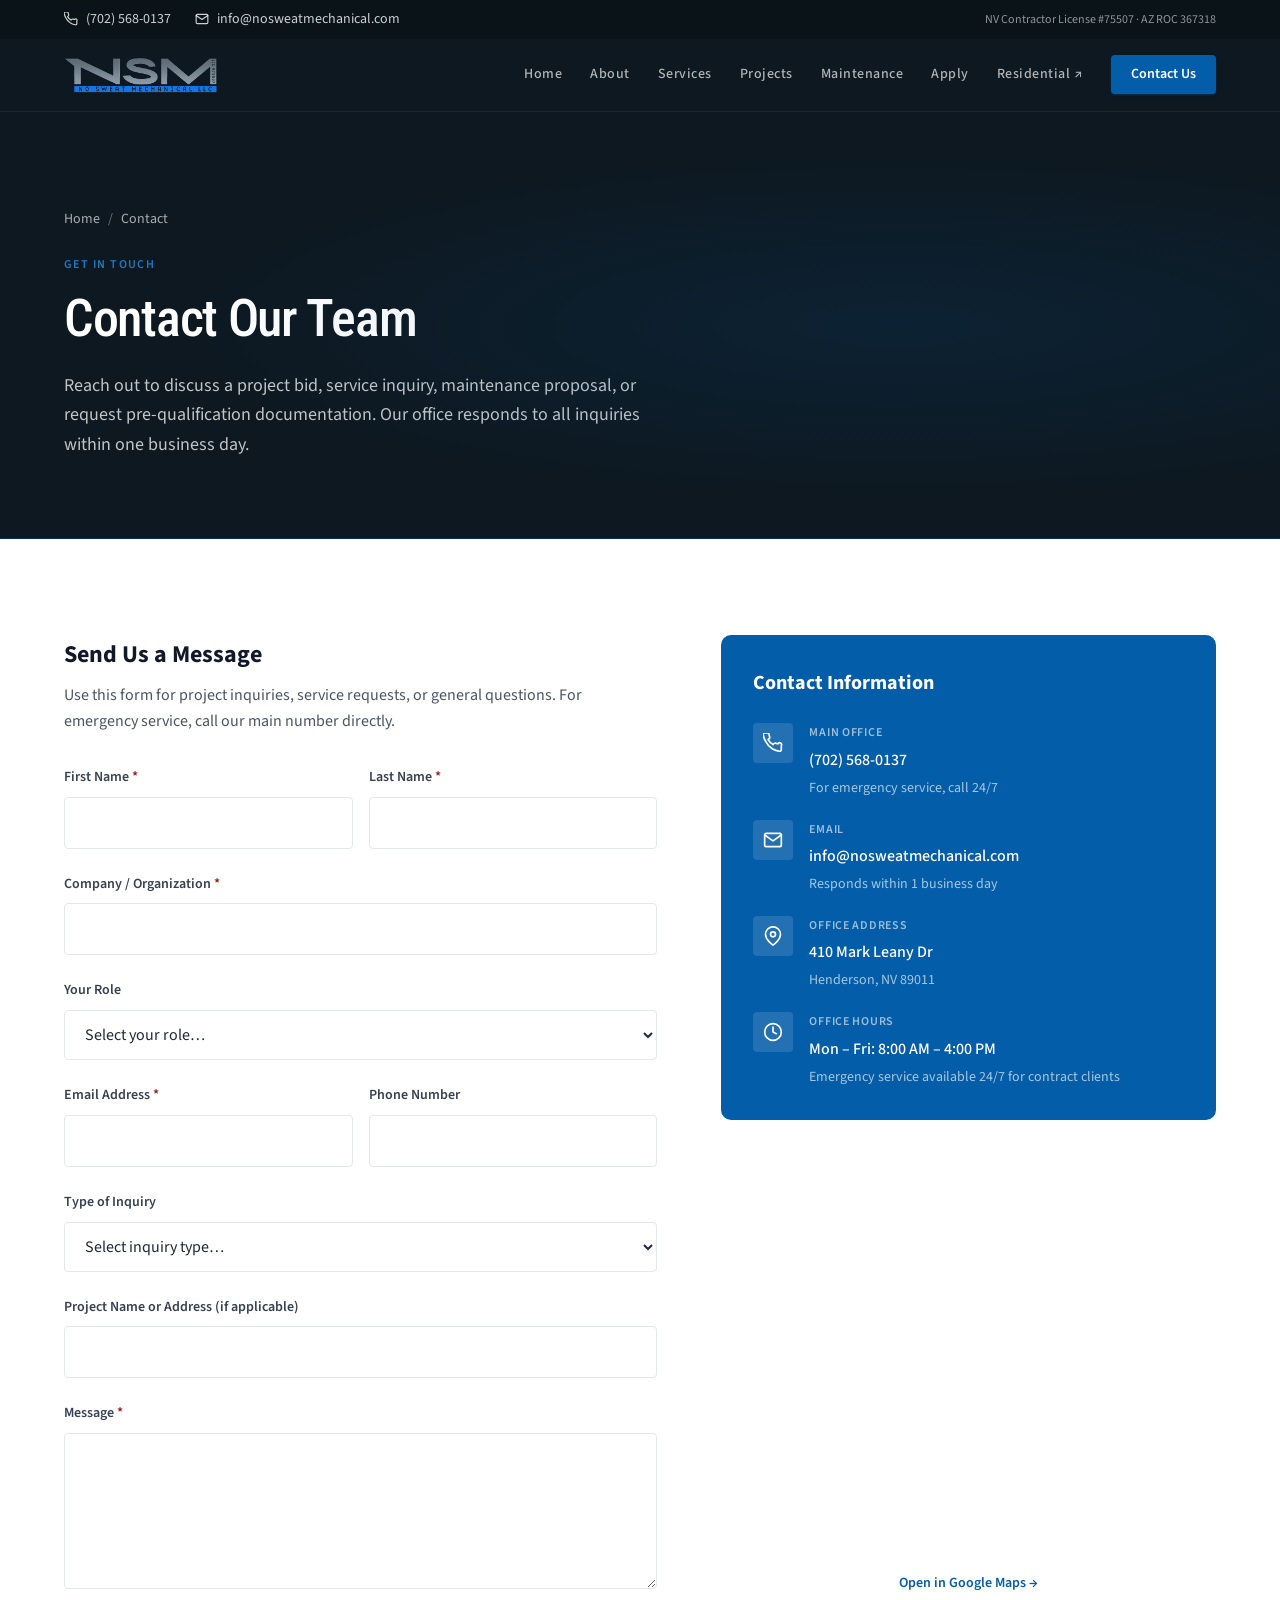
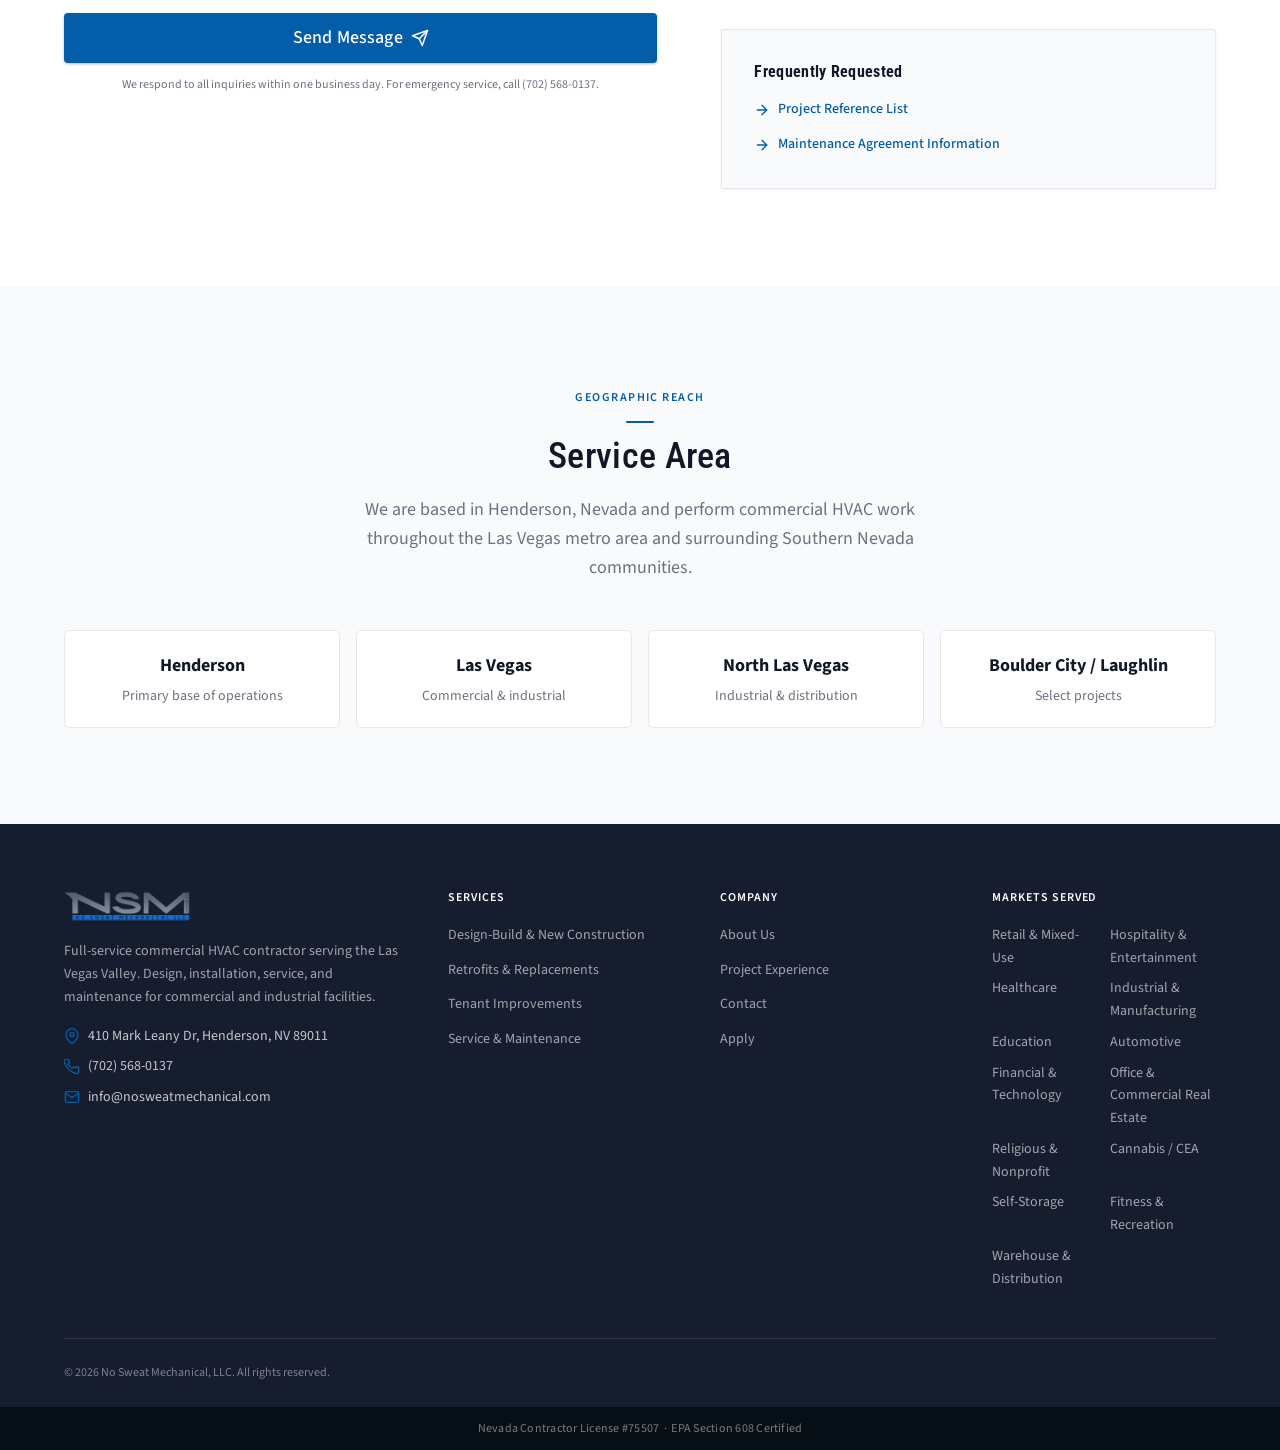
<file: contact.html>
<!DOCTYPE html>
<html lang="en">
<head>
  <meta charset="UTF-8">
  <meta name="viewport" content="width=device-width, initial-scale=1.0">
  <meta name="description" content="Contact No Sweat Mechanical - Henderson, NV commercial HVAC contractor. Reach our office for project inquiries, service requests, and pre-qualification information.">
  <title>Contact Us | No Sweat Mechanical - Henderson, NV</title>
  <link rel="stylesheet" href="css/main.css">
</head>
<body data-page="contact">

  <div class="topbar"><div class="container"><div class="topbar__inner"><div class="topbar__contact"><a href="tel:+17025680137" class="topbar__item"><svg xmlns="http://www.w3.org/2000/svg" width="14" height="14" viewBox="0 0 24 24" fill="none" stroke="currentColor" stroke-width="2" stroke-linecap="round" stroke-linejoin="round"><path d="M22 16.92v3a2 2 0 01-2.18 2 19.79 19.79 0 01-8.63-3.07A19.5 19.5 0 013.12 9.81a19.79 19.79 0 01-3.07-8.67A2 2 0 012.23 0h3a2 2 0 012 1.72 12.84 12.84 0 00.7 2.81 2 2 0 01-.45 2.11L6.09 7.91a16 16 0 006 6l1.27-1.27a2 2 0 012.11-.45 12.84 12.84 0 002.81.7A2 2 0 0122 14.92z"></path></svg>(702) 568-0137</a><a href="mailto:info@nosweatmechanical.com" class="topbar__item"><svg xmlns="http://www.w3.org/2000/svg" width="14" height="14" viewBox="0 0 24 24" fill="none" stroke="currentColor" stroke-width="2" stroke-linecap="round" stroke-linejoin="round"><path d="M4 4h16c1.1 0 2 .9 2 2v12c0 1.1-.9 2-2 2H4c-1.1 0-2-.9-2-2V6c0-1.1.9-2 2-2z"></path><polyline points="22,6 12,13 2,6"></polyline></svg>info@nosweatmechanical.com</a></div><span class="topbar__license">NV Contractor License #75507 · AZ ROC 367318</span></div></div></div>

  <header class="site-header" id="siteHeader"><div class="container"><div class="site-header__inner"><a href="index.html" class="site-logo"><img src="images/nsm-logo-transparent.png" alt="No Sweat Mechanical" class="site-logo__img" style="height:44px;width:auto;display:block;"></a><button class="menu-toggle" id="menuToggle" aria-label="Open navigation" aria-expanded="false" aria-controls="siteNav"><span class="menu-toggle__bar"></span><span class="menu-toggle__bar"></span><span class="menu-toggle__bar"></span></button><nav class="site-nav" id="siteNav" role="navigation"><a href="index.html" class="site-nav__link">Home</a><a href="about.html" class="site-nav__link">About</a><a href="services.html" class="site-nav__link">Services</a><a href="projects.html" class="site-nav__link">Projects</a><a href="maintenance.html" class="site-nav__link">Maintenance</a><a href="apply.html" class="site-nav__link">Apply</a> <a href="https://nosweataclv.com/" class="site-nav__link" target="_blank" rel="noopener noreferrer">Residential ↗</a><a href="contact.html" class="site-nav__cta active" style="background-color:var(--color-primary);">Contact Us</a></nav></div></div></header>

  <main>

    <section class="page-hero">
      <div class="container">
        <nav class="breadcrumb" aria-label="Breadcrumb"><a href="index.html">Home</a><span class="breadcrumb__sep">/</span><span>Contact</span></nav>
        <div class="page-hero__eyebrow">Get In Touch</div>
        <h1 class="page-hero__title">Contact Our Team</h1>
        <p class="page-hero__desc">Reach out to discuss a project bid, service inquiry, maintenance proposal, or request pre-qualification documentation. Our office responds to all inquiries within one business day.</p>
      </div>
    </section>

    <!-- CONTACT LAYOUT -->
    <section class="section">
      <div class="container">
        <div class="contact-layout">

          <!-- FORM -->
          <div>
            <div class="contact-form-section__title">Send Us a Message</div>
            <p class="contact-form-section__desc">Use this form for project inquiries, service requests, or general questions. For emergency service, call our main number directly.</p>

            <form class="contact-form" name="contact" method="POST" action="/contact-thankyou" data-netlify="true" netlify-honeypot="bot-field">
              <input type="hidden" name="form-name" value="contact">
              <input type="hidden" name="bot-field">
              <div class="contact-form__row">
                <div class="form-group">
                  <label class="form-label" for="first-name">First Name <span style="color:var(--color-error);">*</span></label>
                  <input class="form-input" type="text" id="first-name" name="first_name" required autocomplete="given-name">
                </div>
                <div class="form-group">
                  <label class="form-label" for="last-name">Last Name <span style="color:var(--color-error);">*</span></label>
                  <input class="form-input" type="text" id="last-name" name="last_name" required autocomplete="family-name">
                </div>
              </div>

              <div class="form-group">
                <label class="form-label" for="company">Company / Organization <span style="color:var(--color-error);">*</span></label>
                <input class="form-input" type="text" id="company" name="company" required autocomplete="organization">
              </div>

              <div class="form-group">
                <label class="form-label" for="role">Your Role</label>
                <select class="form-select" id="role" name="role">
                  <option value="">Select your role…</option>
                  <option value="gc">General Contractor / Construction Manager</option>
                  <option value="owner">Building / Property Owner</option>
                  <option value="facility">Facility Manager / Building Engineer</option>
                  <option value="engineer">Mechanical Engineer</option>
                  <option value="developer">Developer</option>
                  <option value="other">Other</option>
                </select>
              </div>

              <div class="contact-form__row">
                <div class="form-group">
                  <label class="form-label" for="email">Email Address <span style="color:var(--color-error);">*</span></label>
                  <input class="form-input" type="email" id="email" name="email" required autocomplete="email">
                </div>
                <div class="form-group">
                  <label class="form-label" for="phone">Phone Number</label>
                  <input class="form-input" type="tel" id="phone" name="phone" autocomplete="tel">
                </div>
              </div>

              <div class="form-group">
                <label class="form-label" for="inquiry-type">Type of Inquiry</label>
                <select class="form-select" id="inquiry-type" name="inquiry_type">
                  <option value="">Select inquiry type…</option>
                  <option value="bid">Project Bid / Estimate Request</option>
                  <option value="maintenance">Maintenance Agreement Inquiry</option>
                  <option value="service">Service Call / Repair Request</option>
                  <option value="prequal">Pre-Qualification / Insurance Documents</option>
                  <option value="general">General Information</option>
                </select>
              </div>

              <div class="form-group">
                <label class="form-label" for="project-name">Project Name or Address (if applicable)</label>
                <input class="form-input" type="text" id="project-name" name="project_name">
              </div>

              <div class="form-group">
                <label class="form-label" for="message">Message <span style="color:var(--color-error);">*</span></label>
                <textarea class="form-textarea" id="message" name="message" rows="5" required style="min-height:140px;"></textarea>
              </div>

              <div>
                <button type="submit" class="btn btn-primary btn-lg" style="width:100%;justify-content:center;">
                  Send Message
                  <svg xmlns="http://www.w3.org/2000/svg" width="18" height="18" viewBox="0 0 24 24" fill="none" stroke="currentColor" stroke-width="2" stroke-linecap="round" stroke-linejoin="round"><line x1="22" y1="2" x2="11" y2="13"></line><polygon points="22 2 15 22 11 13 2 9 22 2"></polygon></svg>
                </button>
                <p style="font-size:var(--text-xs);color:var(--color-neutral-500);margin-top:var(--space-3);text-align:center;">We respond to all inquiries within one business day. For emergency service, call (702) 568-0137.</p>
              </div>
            </form>
          </div>

          <!-- SIDEBAR -->
          <div class="contact-sidebar">

            <div class="contact-info-card">
              <div class="contact-info-card__title">Contact Information</div>
              <div class="contact-info-list">
                <div class="contact-info-item">
                  <div class="contact-info-item__icon">
                    <svg xmlns="http://www.w3.org/2000/svg" width="20" height="20" viewBox="0 0 24 24" fill="none" stroke="currentColor" stroke-width="2" stroke-linecap="round" stroke-linejoin="round"><path d="M22 16.92v3a2 2 0 01-2.18 2 19.79 19.79 0 01-8.63-3.07A19.5 19.5 0 013.12 9.81a19.79 19.79 0 01-3.07-8.67A2 2 0 012.23 0h3a2 2 0 012 1.72 12.84 12.84 0 00.7 2.81 2 2 0 01-.45 2.11L6.09 7.91a16 16 0 006 6l1.27-1.27a2 2 0 012.11-.45 12.84 12.84 0 002.81.7A2 2 0 0122 14.92z"></path></svg>
                  </div>
                  <div>
                    <div class="contact-info-item__label">Main Office</div>
                    <div class="contact-info-item__value"><a href="tel:+17025680137" style="color:white;">(702) 568-0137</a></div>
                    <div class="contact-info-item__sub">For emergency service, call 24/7</div>
                  </div>
                </div>

                <div class="contact-info-item">
                  <div class="contact-info-item__icon">
                    <svg xmlns="http://www.w3.org/2000/svg" width="20" height="20" viewBox="0 0 24 24" fill="none" stroke="currentColor" stroke-width="2" stroke-linecap="round" stroke-linejoin="round"><path d="M4 4h16c1.1 0 2 .9 2 2v12c0 1.1-.9 2-2 2H4c-1.1 0-2-.9-2-2V6c0-1.1.9-2 2-2z"></path><polyline points="22,6 12,13 2,6"></polyline></svg>
                  </div>
                  <div>
                    <div class="contact-info-item__label">Email</div>
                    <div class="contact-info-item__value"><a href="mailto:info@nosweatmechanical.com" style="color:white;">info@nosweatmechanical.com</a></div>
                    <div class="contact-info-item__sub">Responds within 1 business day</div>
                  </div>
                </div>

                <div class="contact-info-item">
                  <div class="contact-info-item__icon">
                    <svg xmlns="http://www.w3.org/2000/svg" width="20" height="20" viewBox="0 0 24 24" fill="none" stroke="currentColor" stroke-width="2" stroke-linecap="round" stroke-linejoin="round"><path d="M21 10c0 7-9 13-9 13s-9-6-9-13a9 9 0 0118 0z"></path><circle cx="12" cy="10" r="3"></circle></svg>
                  </div>
                  <div>
                    <div class="contact-info-item__label">Office Address</div>
                    <div class="contact-info-item__value">410 Mark Leany Dr</div>
                    <div class="contact-info-item__sub">Henderson, NV 89011</div>
                  </div>
                </div>

                <div class="contact-info-item">
                  <div class="contact-info-item__icon">
                    <svg xmlns="http://www.w3.org/2000/svg" width="20" height="20" viewBox="0 0 24 24" fill="none" stroke="currentColor" stroke-width="2" stroke-linecap="round" stroke-linejoin="round"><circle cx="12" cy="12" r="10"></circle><polyline points="12 6 12 12 16 14"></polyline></svg>
                  </div>
                  <div>
                    <div class="contact-info-item__label">Office Hours</div>
                    <div class="contact-info-item__value">Mon – Fri: 8:00 AM – 4:00 PM</div>
                    <div class="contact-info-item__sub">Emergency service available 24/7 for contract clients</div>
                  </div>
                </div>
              </div>
            </div>

            <!-- MAP EMBED -->
            <div class="map-embed">
              <iframe
                src="https://maps.google.com/maps?q=No+Sweat+Mechanical+LLC,+410+Mark+Leany+Dr,+Henderson,+NV+89011&output=embed&z=16"
                allowfullscreen=""
                loading="lazy"
                referrerpolicy="no-referrer-when-downgrade"
                title="No Sweat Mechanical - 410 Mark Leany Dr, Henderson, NV 89011">
              </iframe>
            </div>
            <div style="text-align:center;">
              <a href="https://maps.app.goo.gl/GhbQ9gQPQf2pL2NH6" target="_blank" rel="noopener noreferrer" style="font-size:var(--text-sm);color:var(--color-primary);font-weight:var(--weight-semibold);">Open in Google Maps →</a>
            </div>

            <!-- QUICK LINKS -->
            <div class="card" style="background-color:var(--color-neutral-50);">
              <h3 style="font-size:var(--text-base);font-weight:var(--weight-bold);color:var(--color-neutral-900);margin-bottom:var(--space-4);">Frequently Requested</h3>
              <ul style="display:flex;flex-direction:column;gap:var(--space-3);">
                
                
                <li><a href="projects.html" style="display:flex;align-items:center;gap:var(--space-2);font-size:var(--text-sm);color:var(--color-primary);font-weight:var(--weight-medium);">
                  <svg xmlns="http://www.w3.org/2000/svg" width="16" height="16" viewBox="0 0 24 24" fill="none" stroke="currentColor" stroke-width="2" stroke-linecap="round" stroke-linejoin="round"><line x1="5" y1="12" x2="19" y2="12"></line><polyline points="12 5 19 12 12 19"></polyline></svg>
                  Project Reference List
                </a></li>
                <li><a href="maintenance.html" style="display:flex;align-items:center;gap:var(--space-2);font-size:var(--text-sm);color:var(--color-primary);font-weight:var(--weight-medium);">
                  <svg xmlns="http://www.w3.org/2000/svg" width="16" height="16" viewBox="0 0 24 24" fill="none" stroke="currentColor" stroke-width="2" stroke-linecap="round" stroke-linejoin="round"><line x1="5" y1="12" x2="19" y2="12"></line><polyline points="12 5 19 12 12 19"></polyline></svg>
                  Maintenance Agreement Information
                </a></li>
              </ul>
            </div>

          </div>
        </div>
      </div>
    </section>

    <!-- SERVICE AREA -->
    <section class="section" style="background-color:var(--color-neutral-50);">
      <div class="container">
        <div class="section-header section-header--center">
          <div class="section-eyebrow">Geographic Reach</div>
          <h2 class="section-title">Service Area</h2>
          <p class="section-header__desc">We are based in Henderson, Nevada and perform commercial HVAC work throughout the Las Vegas metro area and surrounding Southern Nevada communities.</p>
        </div>

        <div class="grid grid-4" style="gap:var(--space-4);">
          <div style="padding:var(--space-5);background:var(--color-white);border-radius:var(--radius-lg);border:var(--border-width) solid var(--border-color);text-align:center;">
            <div style="font-weight:var(--weight-bold);color:var(--color-neutral-900);margin-bottom:var(--space-1);">Henderson</div>
            <div style="font-size:var(--text-sm);color:var(--color-neutral-500);">Primary base of operations</div>
          </div>
          <div style="padding:var(--space-5);background:var(--color-white);border-radius:var(--radius-lg);border:var(--border-width) solid var(--border-color);text-align:center;">
            <div style="font-weight:var(--weight-bold);color:var(--color-neutral-900);margin-bottom:var(--space-1);">Las Vegas</div>
            <div style="font-size:var(--text-sm);color:var(--color-neutral-500);">Commercial &amp; industrial</div>
          </div>
          <div style="padding:var(--space-5);background:var(--color-white);border-radius:var(--radius-lg);border:var(--border-width) solid var(--border-color);text-align:center;">
            <div style="font-weight:var(--weight-bold);color:var(--color-neutral-900);margin-bottom:var(--space-1);">North Las Vegas</div>
            <div style="font-size:var(--text-sm);color:var(--color-neutral-500);">Industrial &amp; distribution</div>
          </div>
          <div style="padding:var(--space-5);background:var(--color-white);border-radius:var(--radius-lg);border:var(--border-width) solid var(--border-color);text-align:center;">
            <div style="font-weight:var(--weight-bold);color:var(--color-neutral-900);margin-bottom:var(--space-1);">Boulder City / Laughlin</div>
            <div style="font-size:var(--text-sm);color:var(--color-neutral-500);">Select projects</div>
          </div>
        </div>
      </div>
    </section>

  </main>

  <!-- FOOTER -->
  <footer class="site-footer">
    <div class="container">
      <div class="footer-grid">
        <div class="footer-brand">
          <a href="index.html" class="footer-logo"><img src="images/nsm-logo-transparent.png" alt="No Sweat Mechanical" class="site-logo__img" style="height:36px;width:auto;display:block;"></a>
          <p class="footer-brand__desc">Full-service commercial HVAC contractor serving the Las Vegas Valley. Design, installation, service, and maintenance for commercial and industrial facilities.</p>
          <div class="footer-brand__contact">
            <div class="footer-contact-item">
              <svg xmlns="http://www.w3.org/2000/svg" viewBox="0 0 24 24" fill="none" stroke="currentColor" stroke-width="2" stroke-linecap="round" stroke-linejoin="round"><path d="M21 10c0 7-9 13-9 13s-9-6-9-13a9 9 0 0118 0z"></path><circle cx="12" cy="10" r="3"></circle></svg>
              410 Mark Leany Dr, Henderson, NV 89011
            </div>
            <div class="footer-contact-item">
              <svg xmlns="http://www.w3.org/2000/svg" viewBox="0 0 24 24" fill="none" stroke="currentColor" stroke-width="2" stroke-linecap="round" stroke-linejoin="round"><path d="M22 16.92v3a2 2 0 01-2.18 2 19.79 19.79 0 01-8.63-3.07A19.5 19.5 0 013.12 9.81a19.79 19.79 0 01-3.07-8.67A2 2 0 012.23 0h3a2 2 0 012 1.72 12.84 12.84 0 00.7 2.81 2 2 0 01-.45 2.11L6.09 7.91a16 16 0 006 6l1.27-1.27a2 2 0 012.11-.45 12.84 12.84 0 002.81.7A2 2 0 0122 14.92z"></path></svg>
              <a href="tel:+17025680137">(702) 568-0137</a>
            </div>
            <div class="footer-contact-item">
              <svg xmlns="http://www.w3.org/2000/svg" viewBox="0 0 24 24" fill="none" stroke="currentColor" stroke-width="2" stroke-linecap="round" stroke-linejoin="round"><path d="M4 4h16c1.1 0 2 .9 2 2v12c0 1.1-.9 2-2 2H4c-1.1 0-2-.9-2-2V6c0-1.1.9-2 2-2z"></path><polyline points="22,6 12,13 2,6"></polyline></svg>
              <a href="mailto:info@nosweatmechanical.com">info@nosweatmechanical.com</a>
            </div>
          </div>
        </div>
        <div>
          <div class="footer-nav__heading">Services</div>
          <ul class="footer-nav__list">
            <li><a href="services.html#design-build">Design-Build &amp; New Construction</a></li>
            <li><a href="services.html#retrofits">Retrofits &amp; Replacements</a></li>
            <li><a href="services.html#tenant-improvements">Tenant Improvements</a></li>
            <li><a href="maintenance.html">Service &amp; Maintenance</a></li>
          </ul>
        </div>
        <div>
          <div class="footer-nav__heading">Company</div>
          <ul class="footer-nav__list">
            <li><a href="about.html">About Us</a></li>
            <li><a href="projects.html">Project Experience</a></li>
            <li><a href="contact.html">Contact</a></li>
            <li><a href="apply.html">Apply</a></li>
          </ul>
        </div>
        <div>
          <div class="footer-nav__heading">Markets Served</div>
          <ul class="footer-nav__list footer-nav__list--markets">
            <li>Retail &amp; Mixed-Use</li>
            <li>Hospitality &amp; Entertainment</li>
            <li>Healthcare</li>
            <li>Industrial &amp; Manufacturing</li>
            <li>Education</li>
            <li>Automotive</li>
            <li>Financial &amp; Technology</li>
            <li>Office &amp; Commercial Real Estate</li>
            <li>Religious &amp; Nonprofit</li>
            <li>Cannabis / CEA</li>
            <li>Self-Storage</li>
            <li>Fitness &amp; Recreation</li>
            <li>Warehouse &amp; Distribution</li>
          </ul>
        </div>
      </div>
      <div class="footer-bottom">
        <p class="footer-bottom__copy">&copy; <span id="footerYear"></span> No Sweat Mechanical, LLC. All rights reserved.</p>
      </div>
    </div>
    <div class="footer-license">
      Nevada Contractor License #75507 &nbsp;·&nbsp; EPA Section 608 Certified
    </div>
  </footer>

  <script src="components/nav.js"></script>
</body>
</html>
</file>
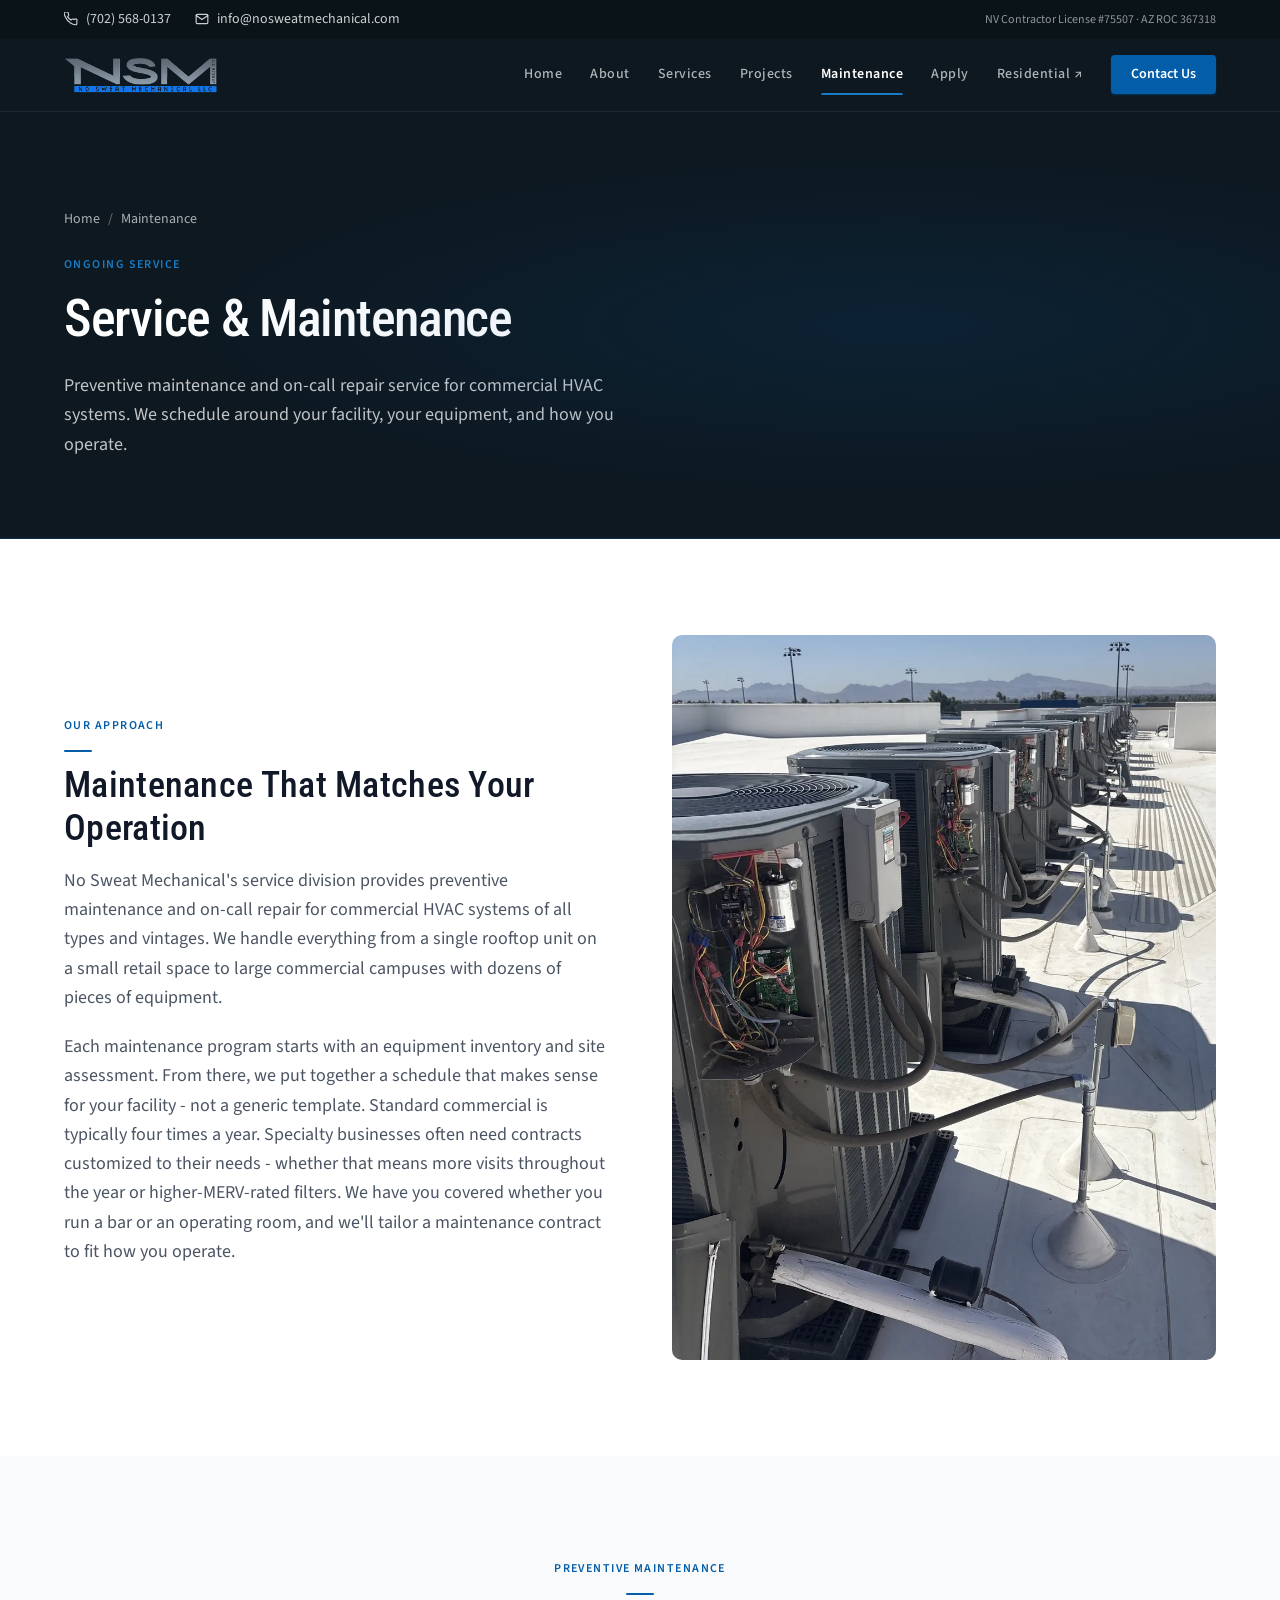
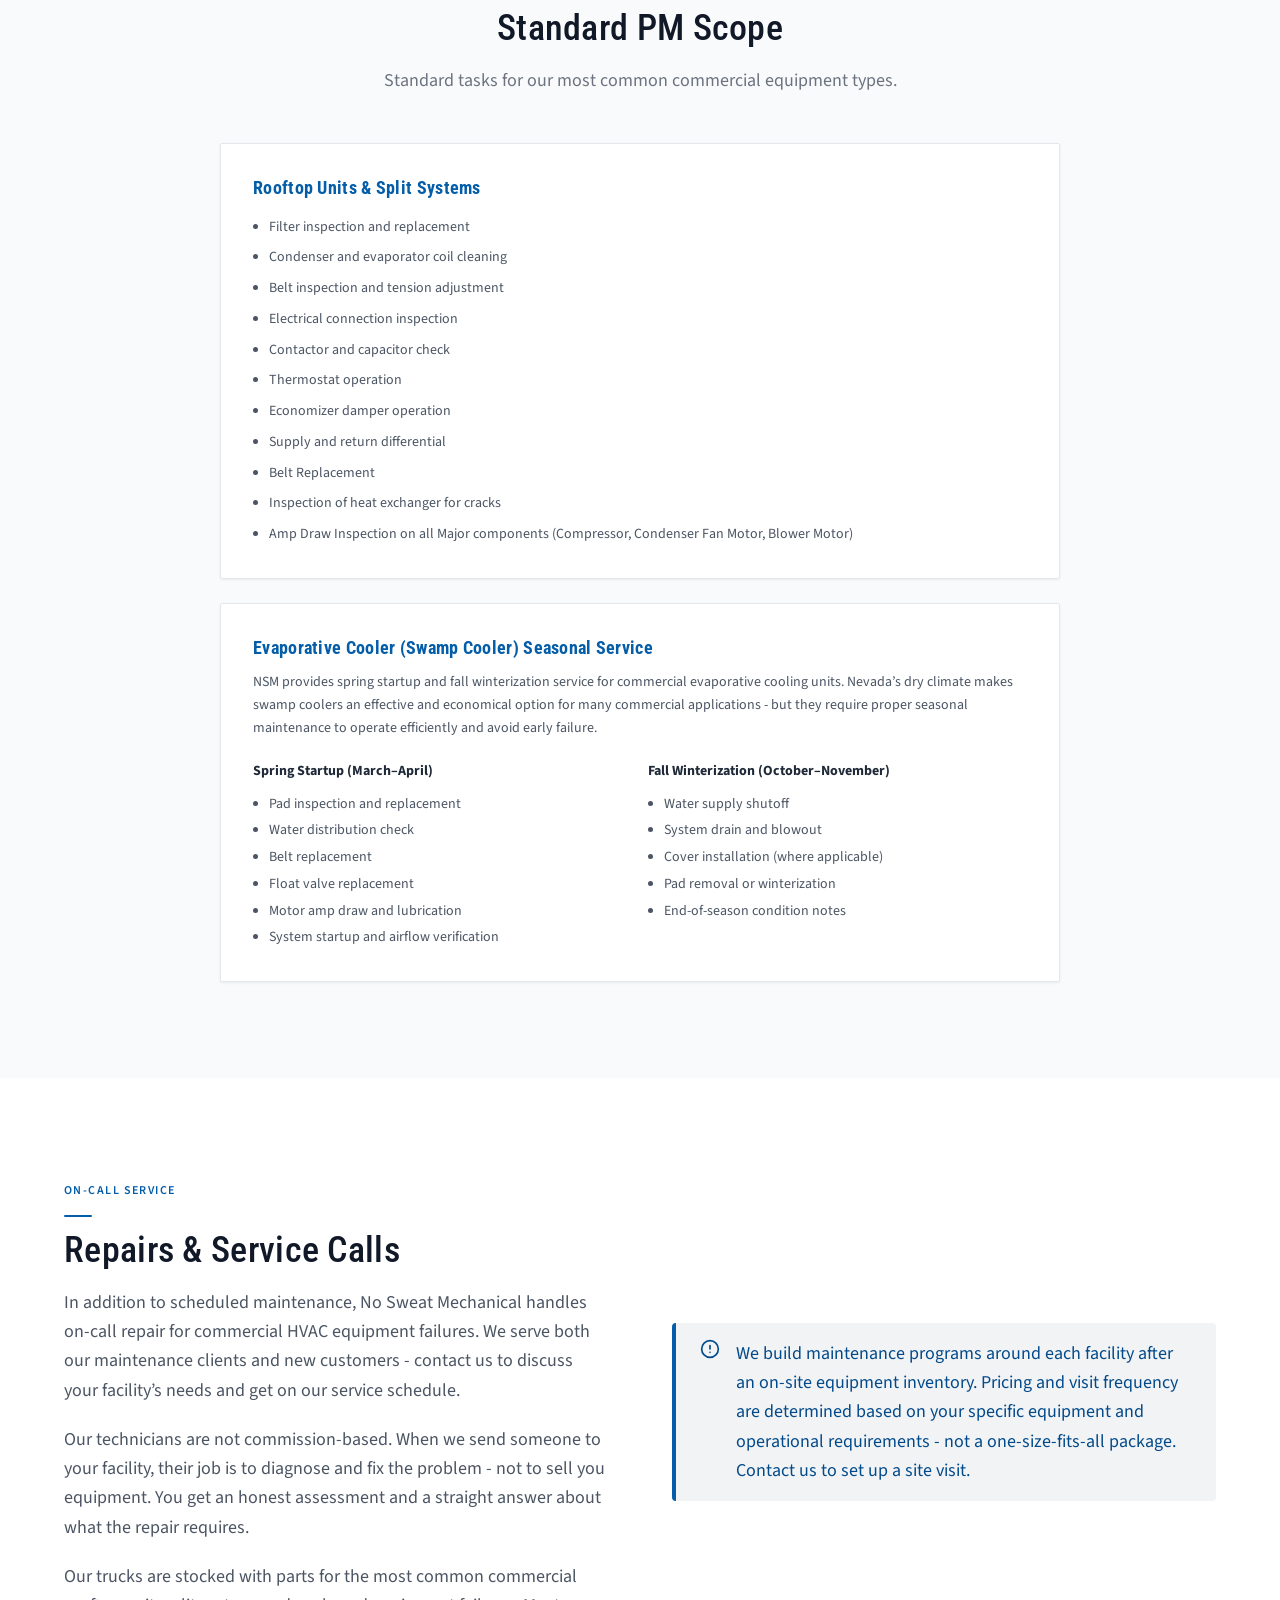
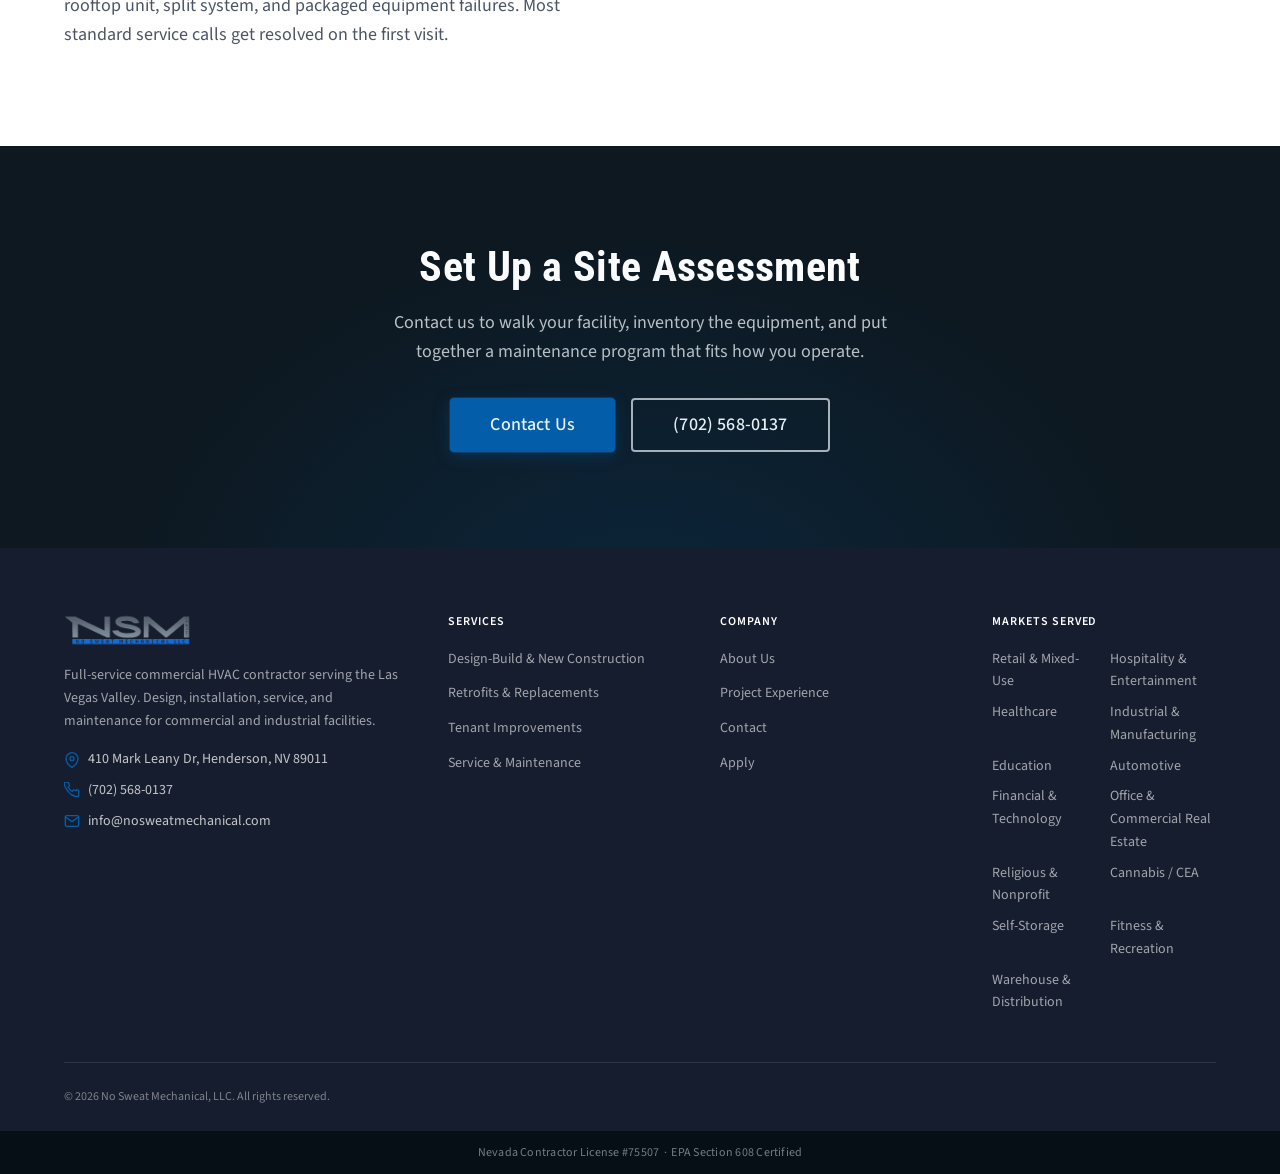
<file: maintenance.html>
<!DOCTYPE html>
<html lang="en">
<head>
  <meta charset="UTF-8">
  <meta name="viewport" content="width=device-width, initial-scale=1.0">
  <meta name="description" content="No Sweat Mechanical provides preventive maintenance and on-call repair for commercial HVAC systems in Henderson, NV. Programs built around your facility and equipment.">
  <title>Service &amp; Maintenance | No Sweat Mechanical - Henderson, NV</title>
  <link rel="stylesheet" href="css/main.css">
</head>
<body data-page="maintenance">

  <div class="topbar"><div class="container"><div class="topbar__inner"><div class="topbar__contact"><a href="tel:+17025680137" class="topbar__item"><svg xmlns="http://www.w3.org/2000/svg" width="14" height="14" viewBox="0 0 24 24" fill="none" stroke="currentColor" stroke-width="2" stroke-linecap="round" stroke-linejoin="round"><path d="M22 16.92v3a2 2 0 01-2.18 2 19.79 19.79 0 01-8.63-3.07A19.5 19.5 0 013.12 9.81a19.79 19.79 0 01-3.07-8.67A2 2 0 012.23 0h3a2 2 0 012 1.72 12.84 12.84 0 00.7 2.81 2 2 0 01-.45 2.11L6.09 7.91a16 16 0 006 6l1.27-1.27a2 2 0 012.11-.45 12.84 12.84 0 002.81.7A2 2 0 0122 14.92z"></path></svg>(702) 568-0137</a><a href="mailto:info@nosweatmechanical.com" class="topbar__item"><svg xmlns="http://www.w3.org/2000/svg" width="14" height="14" viewBox="0 0 24 24" fill="none" stroke="currentColor" stroke-width="2" stroke-linecap="round" stroke-linejoin="round"><path d="M4 4h16c1.1 0 2 .9 2 2v12c0 1.1-.9 2-2 2H4c-1.1 0-2-.9-2-2V6c0-1.1.9-2 2-2z"></path><polyline points="22,6 12,13 2,6"></polyline></svg>info@nosweatmechanical.com</a></div><span class="topbar__license">NV Contractor License #75507 · AZ ROC 367318</span></div></div></div>

  <header class="site-header" id="siteHeader"><div class="container"><div class="site-header__inner"><a href="index.html" class="site-logo"><img src="images/nsm-logo-transparent.png" alt="No Sweat Mechanical" class="site-logo__img" style="height:44px;width:auto;display:block;"></a><button class="menu-toggle" id="menuToggle" aria-label="Open navigation" aria-expanded="false" aria-controls="siteNav"><span class="menu-toggle__bar"></span><span class="menu-toggle__bar"></span><span class="menu-toggle__bar"></span></button><nav class="site-nav" id="siteNav" role="navigation"><a href="index.html" class="site-nav__link">Home</a><a href="about.html" class="site-nav__link">About</a><a href="services.html" class="site-nav__link">Services</a><a href="projects.html" class="site-nav__link">Projects</a><a href="maintenance.html" class="site-nav__link active">Maintenance</a><a href="apply.html" class="site-nav__link">Apply</a> <a href="https://nosweataclv.com/" class="site-nav__link" target="_blank" rel="noopener noreferrer">Residential ↗</a><a href="contact.html" class="site-nav__cta">Contact Us</a></nav></div></div></header>

  <main>

    <section class="page-hero">
      <div class="container">
        <nav class="breadcrumb" aria-label="Breadcrumb"><a href="index.html">Home</a><span class="breadcrumb__sep">/</span><span>Maintenance</span></nav>
        <div class="page-hero__eyebrow">Ongoing Service</div>
        <h1 class="page-hero__title">Service &amp; Maintenance</h1>
        <p class="page-hero__desc">Preventive maintenance and on-call repair service for commercial HVAC systems. We schedule around your facility, your equipment, and how you operate.</p>
      </div>
    </section>

    <!-- INTRO -->
    <section class="section">
      <div class="container">
        <div class="content-grid-2col">
          <div>
            <div class="section-eyebrow">Our Approach</div>
            <h2 class="section-title">Maintenance That Matches Your Operation</h2>
            <p style="color:var(--color-neutral-600);margin-bottom:var(--space-5);line-height:var(--leading-relaxed);">No Sweat Mechanical's service division provides preventive maintenance and on-call repair for commercial HVAC systems of all types and vintages. We handle everything from a single rooftop unit on a small retail space to large commercial campuses with dozens of pieces of equipment.</p>
            <p style="color:var(--color-neutral-600);margin-bottom:var(--space-5);line-height:var(--leading-relaxed);">Each maintenance program starts with an equipment inventory and site assessment. From there, we put together a schedule that makes sense for your facility - not a generic template. Standard commercial is typically four times a year. Specialty businesses often need contracts customized to their needs - whether that means more visits throughout the year or higher-MERV-rated filters. We have you covered whether you run a bar or an operating room, and we'll tailor a maintenance contract to fit how you operate.</p>
          </div>
          <div style="aspect-ratio:3/4;background-color:var(--color-neutral-200);border-radius:var(--radius-xl);overflow:hidden;">
            <img src="images/NSM_maintenance_ourapproach.webp" alt="NSM technician inspecting a commercial HVAC unit" style="width:100%;height:100%;object-fit:cover;" width="560" height="420">
          </div>
        </div>
      </div>
    </section>

    <!-- PM CHECKLIST -->
    <section class="section" style="background-color:var(--color-neutral-50);">
      <div class="container">
        <div class="section-header section-header--center">
          <div class="section-eyebrow">Preventive Maintenance</div>
          <h2 class="section-title">Standard PM Scope</h2>
          <p class="section-header__desc">Standard tasks for our most common commercial equipment types.</p>
        </div>

        <div class="pm-cards-flex">
          <div class="card" style="flex:1;max-width:840px;">
            <h3 style="font-size:var(--text-lg);font-weight:var(--weight-bold);color:var(--color-primary);margin-bottom:var(--space-4);">Rooftop Units &amp; Split Systems</h3>
            <ul style="display:flex;flex-direction:column;gap:var(--space-2);font-size:var(--text-sm);color:var(--color-neutral-600);padding-left:var(--space-4);list-style:disc;">
              <li>Filter inspection and replacement</li>
              <li>Condenser and evaporator coil cleaning</li>
              <li>Belt inspection and tension adjustment</li>
              <li>Electrical connection inspection</li>
              <li>Contactor and capacitor check</li>
              <li>Thermostat operation</li>
              <li>Economizer damper operation</li>
              <li>Supply and return differential</li>
              <li>Belt Replacement</li>
              <li>Inspection of heat exchanger for cracks</li>
              <li>Amp Draw Inspection on all Major components (Compressor, Condenser Fan Motor, Blower Motor)</li>
            </ul>
          </div>
        </div>

        <!-- SWAMP COOLER SEASONAL PROGRAM -->
        <div class="card" style="max-width:840px;margin:0 auto;">
          <h3 style="font-size:var(--text-lg);font-weight:var(--weight-bold);color:var(--color-primary);margin-bottom:var(--space-3);">Evaporative Cooler (Swamp Cooler) Seasonal Service</h3>
          <p style="font-size:var(--text-sm);color:var(--color-neutral-600);line-height:var(--leading-relaxed);margin-bottom:var(--space-4);">NSM provides spring startup and fall winterization service for commercial evaporative cooling units. Nevada&#8217;s dry climate makes swamp coolers an effective and economical option for many commercial applications - but they require proper seasonal maintenance to operate efficiently and avoid early failure.</p>
          <div class="content-grid-2col" style="gap:var(--space-4);align-items:start;">
            <div>
              <strong style="font-size:var(--text-sm);color:var(--color-neutral-800);">Spring Startup (March&#8211;April)</strong>
              <ul style="margin-top:var(--space-2);font-size:var(--text-sm);color:var(--color-neutral-600);padding-left:var(--space-4);list-style:disc;display:flex;flex-direction:column;gap:var(--space-1);">
                <li>Pad inspection and replacement</li>
                <li>Water distribution check</li>
                <li>Belt replacement</li>
                <li>Float valve replacement</li>
                <li>Motor amp draw and lubrication</li>
                <li>System startup and airflow verification</li>
              </ul>
            </div>
            <div>
              <strong style="font-size:var(--text-sm);color:var(--color-neutral-800);">Fall Winterization (October&#8211;November)</strong>
              <ul style="margin-top:var(--space-2);font-size:var(--text-sm);color:var(--color-neutral-600);padding-left:var(--space-4);list-style:disc;display:flex;flex-direction:column;gap:var(--space-1);">
                <li>Water supply shutoff</li>
                <li>System drain and blowout</li>
                <li>Cover installation (where applicable)</li>
                <li>Pad removal or winterization</li>
                <li>End-of-season condition notes</li>
              </ul>
            </div>
          </div>
        </div>
      </div>
    </section>

    <!-- REPAIR & ON-CALL SERVICE -->
    <section class="section">
      <div class="container">
        <div class="content-grid-2col">
          <div>
            <div class="section-eyebrow">On-Call Service</div>
            <h2 class="section-title">Repairs &amp; Service Calls</h2>
            <p style="color:var(--color-neutral-600);margin-bottom:var(--space-5);line-height:var(--leading-relaxed);">In addition to scheduled maintenance, No Sweat Mechanical handles on-call repair for commercial HVAC equipment failures. We serve both our maintenance clients and new customers - contact us to discuss your facility&#8217;s needs and get on our service schedule.</p>
            <p style="color:var(--color-neutral-600);margin-bottom:var(--space-5);line-height:var(--leading-relaxed);">Our technicians are not commission-based. When we send someone to your facility, their job is to diagnose and fix the problem - not to sell you equipment. You get an honest assessment and a straight answer about what the repair requires.</p>
            <p style="color:var(--color-neutral-600);line-height:var(--leading-relaxed);">Our trucks are stocked with parts for the most common commercial rooftop unit, split system, and packaged equipment failures. Most standard service calls get resolved on the first visit.</p>
          </div>
          <div>
            <div class="notice notice--info">
              <svg xmlns="http://www.w3.org/2000/svg" width="20" height="20" viewBox="0 0 24 24" fill="none" stroke="currentColor" stroke-width="2" stroke-linecap="round" stroke-linejoin="round" style="flex-shrink:0;"><circle cx="12" cy="12" r="10"></circle><line x1="12" y1="8" x2="12" y2="12"></line><line x1="12" y1="16" x2="12.01" y2="16"></line></svg>
              <div>We build maintenance programs around each facility after an on-site equipment inventory. Pricing and visit frequency are determined based on your specific equipment and operational requirements - not a one-size-fits-all package. Contact us to set up a site visit.</div>
            </div>
          </div>
        </div>
      </div>
    </section>

    <section class="section cta-band">
      <div class="container">
        <h2 class="cta-band__title">Set Up a Site Assessment</h2>
        <p class="cta-band__desc">Contact us to walk your facility, inventory the equipment, and put together a maintenance program that fits how you operate.</p>
        <div class="cta-band__actions">
          <a href="contact.html" class="btn btn-primary btn-lg">Contact Us</a>
          <a href="tel:+17025680137" class="btn btn-outline-white btn-lg">(702) 568-0137</a>
        </div>
      </div>
    </section>

  </main>

  <!-- FOOTER -->
  <footer class="site-footer">
    <div class="container">
      <div class="footer-grid">
        <div class="footer-brand">
          <a href="index.html" class="footer-logo"><img src="images/nsm-logo-transparent.png" alt="No Sweat Mechanical" class="site-logo__img" style="height:36px;width:auto;display:block;"></a>
          <p class="footer-brand__desc">Full-service commercial HVAC contractor serving the Las Vegas Valley. Design, installation, service, and maintenance for commercial and industrial facilities.</p>
          <div class="footer-brand__contact">
            <div class="footer-contact-item">
              <svg xmlns="http://www.w3.org/2000/svg" viewBox="0 0 24 24" fill="none" stroke="currentColor" stroke-width="2" stroke-linecap="round" stroke-linejoin="round"><path d="M21 10c0 7-9 13-9 13s-9-6-9-13a9 9 0 0118 0z"></path><circle cx="12" cy="10" r="3"></circle></svg>
              410 Mark Leany Dr, Henderson, NV 89011
            </div>
            <div class="footer-contact-item">
              <svg xmlns="http://www.w3.org/2000/svg" viewBox="0 0 24 24" fill="none" stroke="currentColor" stroke-width="2" stroke-linecap="round" stroke-linejoin="round"><path d="M22 16.92v3a2 2 0 01-2.18 2 19.79 19.79 0 01-8.63-3.07A19.5 19.5 0 013.12 9.81a19.79 19.79 0 01-3.07-8.67A2 2 0 012.23 0h3a2 2 0 012 1.72 12.84 12.84 0 00.7 2.81 2 2 0 01-.45 2.11L6.09 7.91a16 16 0 006 6l1.27-1.27a2 2 0 012.11-.45 12.84 12.84 0 002.81.7A2 2 0 0122 14.92z"></path></svg>
              <a href="tel:+17025680137">(702) 568-0137</a>
            </div>
            <div class="footer-contact-item">
              <svg xmlns="http://www.w3.org/2000/svg" viewBox="0 0 24 24" fill="none" stroke="currentColor" stroke-width="2" stroke-linecap="round" stroke-linejoin="round"><path d="M4 4h16c1.1 0 2 .9 2 2v12c0 1.1-.9 2-2 2H4c-1.1 0-2-.9-2-2V6c0-1.1.9-2 2-2z"></path><polyline points="22,6 12,13 2,6"></polyline></svg>
              <a href="mailto:info@nosweatmechanical.com">info@nosweatmechanical.com</a>
            </div>
          </div>
        </div>
        <div>
          <div class="footer-nav__heading">Services</div>
          <ul class="footer-nav__list">
            <li><a href="services.html#design-build">Design-Build &amp; New Construction</a></li>
            <li><a href="services.html#retrofits">Retrofits &amp; Replacements</a></li>
            <li><a href="services.html#tenant-improvements">Tenant Improvements</a></li>
            <li><a href="maintenance.html">Service &amp; Maintenance</a></li>
          </ul>
        </div>
        <div>
          <div class="footer-nav__heading">Company</div>
          <ul class="footer-nav__list">
            <li><a href="about.html">About Us</a></li>
            <li><a href="projects.html">Project Experience</a></li>
            <li><a href="contact.html">Contact</a></li>
            <li><a href="apply.html">Apply</a></li>
          </ul>
        </div>
        <div>
          <div class="footer-nav__heading">Markets Served</div>
          <ul class="footer-nav__list footer-nav__list--markets">
            <li>Retail &amp; Mixed-Use</li>
            <li>Hospitality &amp; Entertainment</li>
            <li>Healthcare</li>
            <li>Industrial &amp; Manufacturing</li>
            <li>Education</li>
            <li>Automotive</li>
            <li>Financial &amp; Technology</li>
            <li>Office &amp; Commercial Real Estate</li>
            <li>Religious &amp; Nonprofit</li>
            <li>Cannabis / CEA</li>
            <li>Self-Storage</li>
            <li>Fitness &amp; Recreation</li>
            <li>Warehouse &amp; Distribution</li>
          </ul>
        </div>
      </div>
      <div class="footer-bottom">
        <p class="footer-bottom__copy">&copy; <span id="footerYear"></span> No Sweat Mechanical, LLC. All rights reserved.</p>
      </div>
    </div>
    <div class="footer-license">
      Nevada Contractor License #75507 &nbsp;·&nbsp; EPA Section 608 Certified
    </div>
  </footer>

  <script src="components/nav.js"></script>
</body>
</html>
</file>
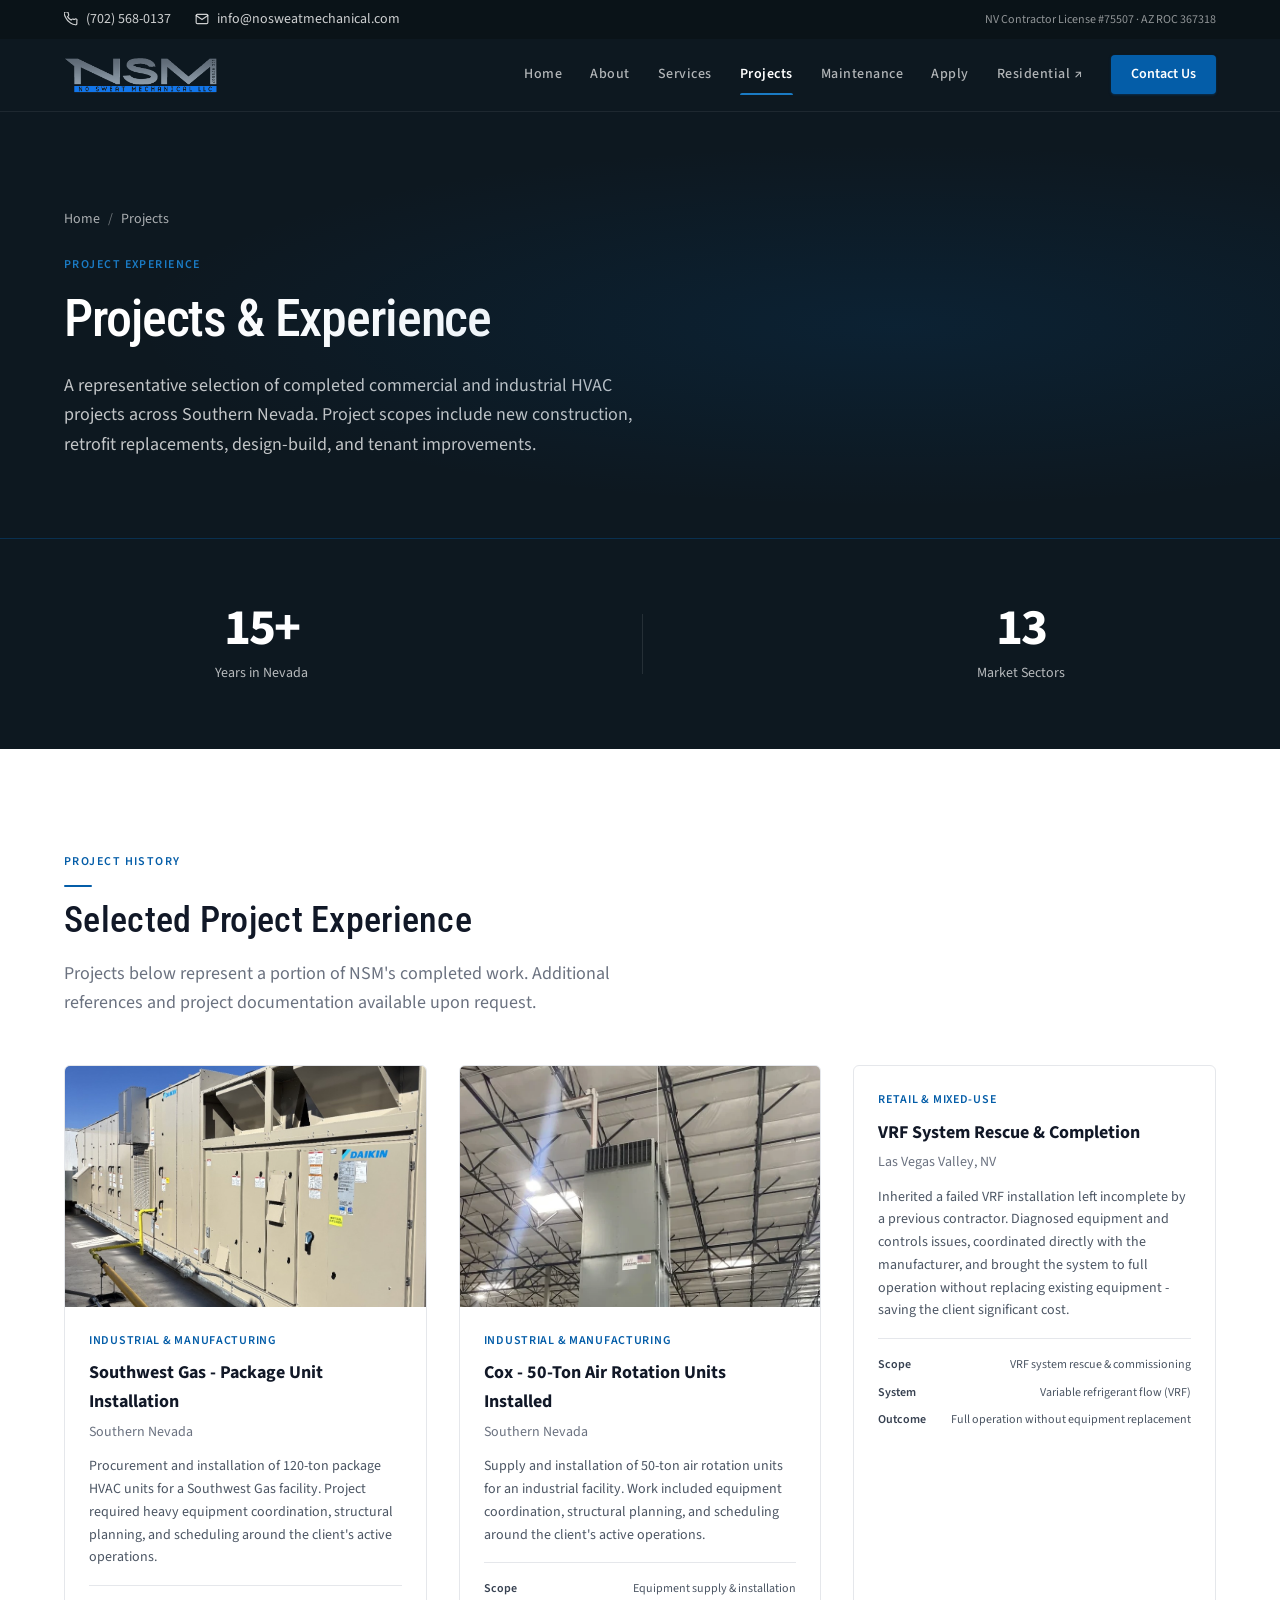
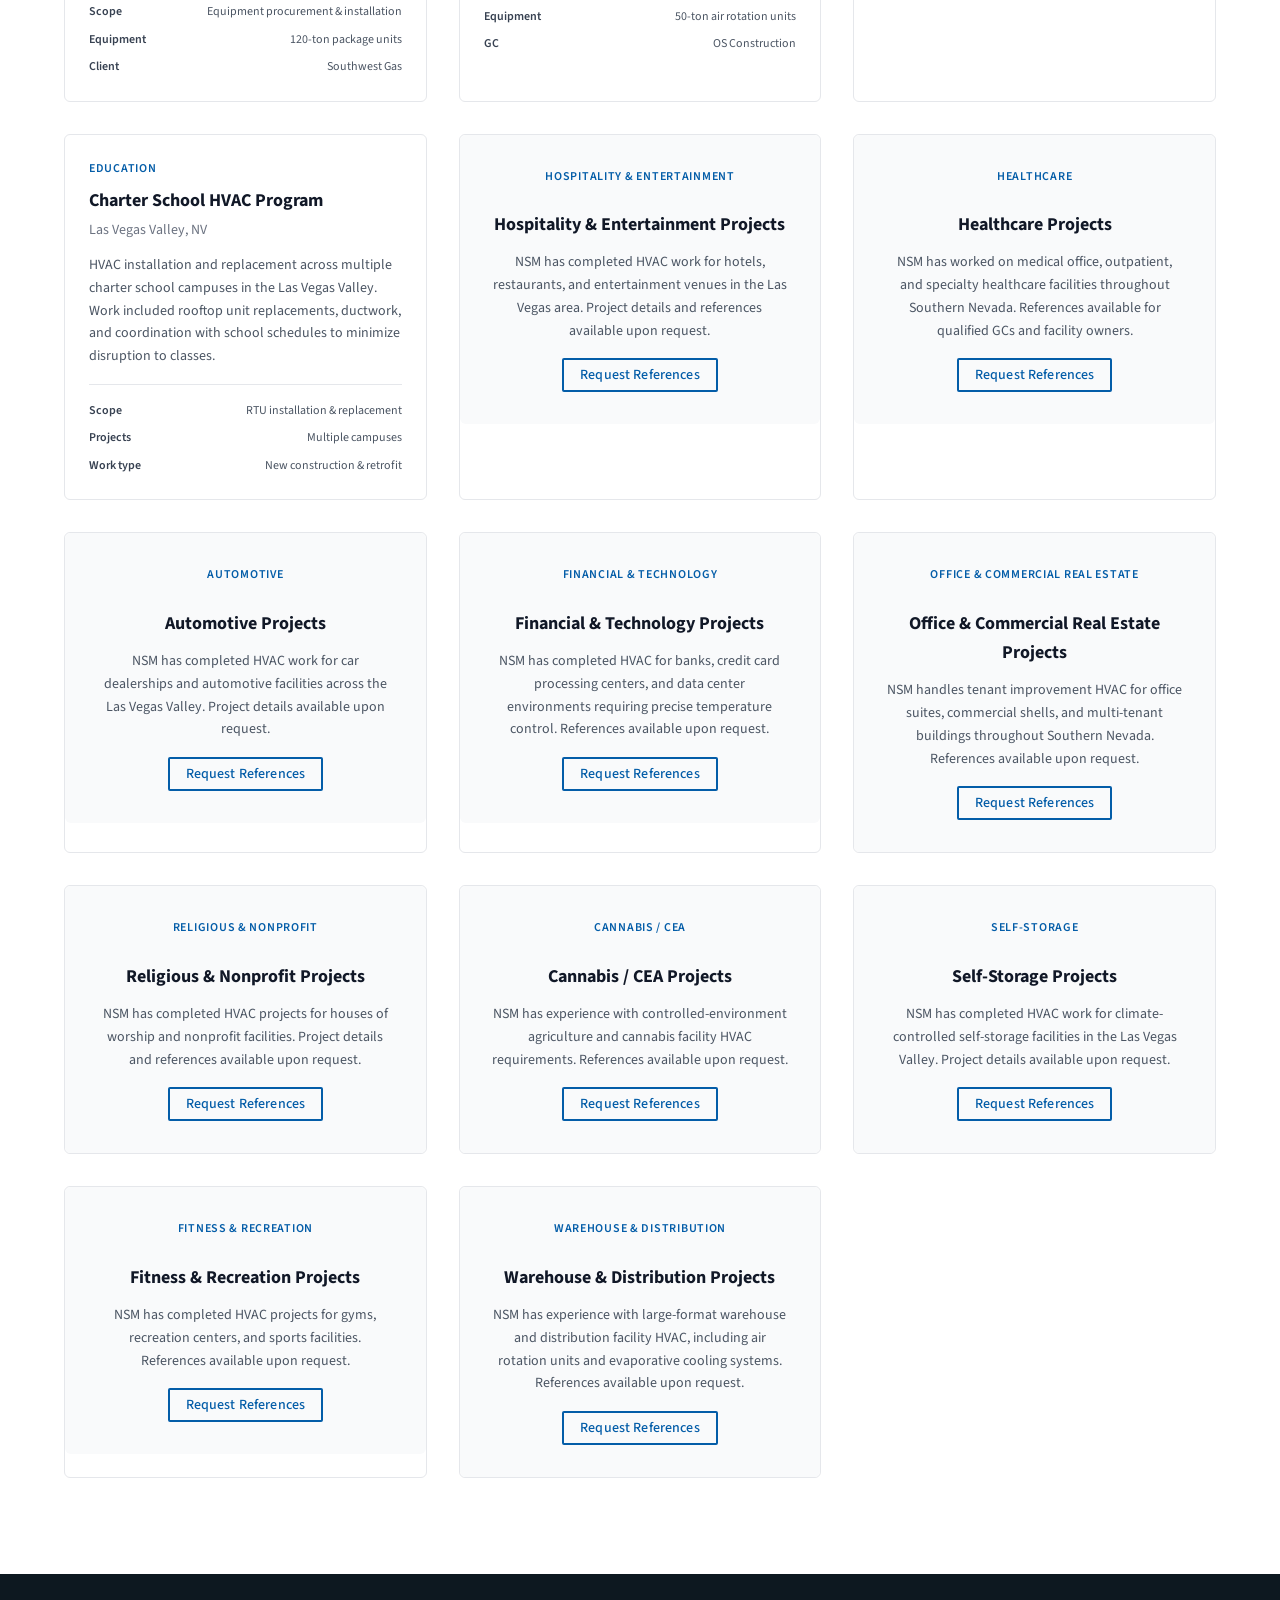
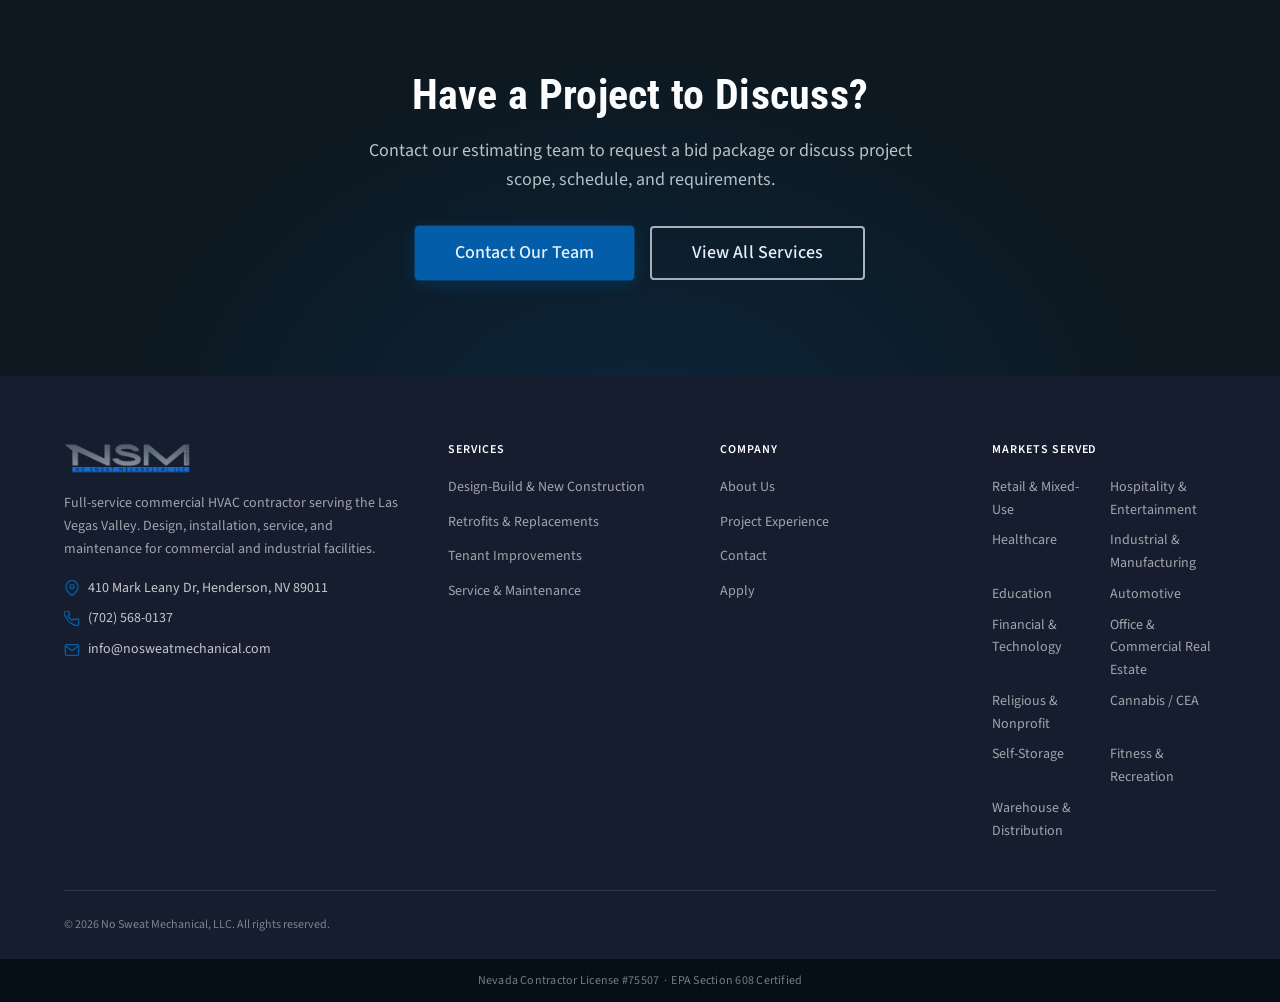
<file: projects.html>
<!DOCTYPE html>
<html lang="en">
<head>
  <meta charset="UTF-8">
  <meta name="viewport" content="width=device-width, initial-scale=1.0">
  <meta name="description" content="No Sweat Mechanical project experience - commercial HVAC work across 13 market sectors including retail, hospitality, healthcare, industrial, education, automotive, financial, office, religious, cannabis, self-storage, fitness, and warehouse facilities in Southern Nevada.">
  <title>Projects &amp; Experience | No Sweat Mechanical - Henderson, NV</title>
  <link rel="stylesheet" href="css/main.css">
</head>
<body data-page="projects">

  <div class="topbar"><div class="container"><div class="topbar__inner"><div class="topbar__contact"><a href="tel:+17025680137" class="topbar__item"><svg xmlns="http://www.w3.org/2000/svg" width="14" height="14" viewBox="0 0 24 24" fill="none" stroke="currentColor" stroke-width="2" stroke-linecap="round" stroke-linejoin="round"><path d="M22 16.92v3a2 2 0 01-2.18 2 19.79 19.79 0 01-8.63-3.07A19.5 19.5 0 013.12 9.81a19.79 19.79 0 01-3.07-8.67A2 2 0 012.23 0h3a2 2 0 012 1.72 12.84 12.84 0 00.7 2.81 2 2 0 01-.45 2.11L6.09 7.91a16 16 0 006 6l1.27-1.27a2 2 0 012.11-.45 12.84 12.84 0 002.81.7A2 2 0 0122 14.92z"></path></svg>(702) 568-0137</a><a href="mailto:info@nosweatmechanical.com" class="topbar__item"><svg xmlns="http://www.w3.org/2000/svg" width="14" height="14" viewBox="0 0 24 24" fill="none" stroke="currentColor" stroke-width="2" stroke-linecap="round" stroke-linejoin="round"><path d="M4 4h16c1.1 0 2 .9 2 2v12c0 1.1-.9 2-2 2H4c-1.1 0-2-.9-2-2V6c0-1.1.9-2 2-2z"></path><polyline points="22,6 12,13 2,6"></polyline></svg>info@nosweatmechanical.com</a></div><span class="topbar__license">NV Contractor License #75507 · AZ ROC 367318</span></div></div></div>

  <header class="site-header" id="siteHeader"><div class="container"><div class="site-header__inner"><a href="index.html" class="site-logo"><img src="images/nsm-logo-transparent.png" alt="No Sweat Mechanical" class="site-logo__img" style="height:44px;width:auto;display:block;"></a><button class="menu-toggle" id="menuToggle" aria-label="Open navigation" aria-expanded="false" aria-controls="siteNav"><span class="menu-toggle__bar"></span><span class="menu-toggle__bar"></span><span class="menu-toggle__bar"></span></button><nav class="site-nav" id="siteNav" role="navigation"><a href="index.html" class="site-nav__link">Home</a><a href="about.html" class="site-nav__link">About</a><a href="services.html" class="site-nav__link">Services</a><a href="projects.html" class="site-nav__link active">Projects</a><a href="maintenance.html" class="site-nav__link">Maintenance</a><a href="apply.html" class="site-nav__link">Apply</a> <a href="https://nosweataclv.com/" class="site-nav__link" target="_blank" rel="noopener noreferrer">Residential ↗</a><a href="contact.html" class="site-nav__cta">Contact Us</a></nav></div></div></header>

  <main>

    <section class="page-hero">
      <div class="container">
        <nav class="breadcrumb" aria-label="Breadcrumb"><a href="index.html">Home</a><span class="breadcrumb__sep">/</span><span>Projects</span></nav>
        <div class="page-hero__eyebrow">Project Experience</div>
        <h1 class="page-hero__title">Projects &amp; Experience</h1>
        <p class="page-hero__desc">A representative selection of completed commercial and industrial HVAC projects across Southern Nevada. Project scopes include new construction, retrofit replacements, design-build, and tenant improvements.</p>
      </div>
    </section>

    <!-- STATS -->
    <div class="section section--sm stats-band">
      <div class="container">
        <div style="display:flex;align-items:center;justify-content:space-around;gap:var(--space-8);flex-wrap:wrap;">
          <div class="stat-block"><div class="stat-block__number">15+</div><div class="stat-block__label">Years in Nevada</div></div>
          <div class="stats-band__divider"></div>
          <div class="stat-block"><div class="stat-block__number">13</div><div class="stat-block__label">Market Sectors</div></div>
        </div>
      </div>
    </div>

    <!-- PROJECT GRID -->
    <section class="section">
      <div class="container">
        <div class="section-header">
          <div class="section-eyebrow">Project History</div>
          <h2 class="section-title">Selected Project Experience</h2>
          <p class="section-header__desc">Projects below represent a portion of NSM's completed work. Additional references and project documentation available upon request.</p>
        </div>

        <div class="projects-grid">

          <div class="project-detail-card">
            <div class="project-detail-card__image"><img src="images/25-372SouthwestgasDaikinunitinstalled200tons.jpg" alt="Daikin rooftop package units installed at Southwest Gas" width="400" height="267"></div>
            <div class="project-detail-card__body">
              <div class="project-detail-card__type">Industrial &amp; Manufacturing</div>
              <div class="project-detail-card__name">Southwest Gas - Package Unit Installation</div>
              <div class="project-detail-card__location">Southern Nevada</div>
              <p style="font-size:var(--text-sm);color:var(--color-neutral-600);margin:var(--space-3) 0;line-height:var(--leading-relaxed);">Procurement and installation of 120-ton package HVAC units for a Southwest Gas facility. Project required heavy equipment coordination, structural planning, and scheduling around the client's active operations.</p>
              <div class="project-spec-list">
                <div class="project-spec"><span class="project-spec__label">Scope</span><span>Equipment procurement &amp; installation</span></div>
                <div class="project-spec"><span class="project-spec__label">Equipment</span><span>120-ton package units</span></div>
                <div class="project-spec"><span class="project-spec__label">Client</span><span>Southwest Gas</span></div>
              </div>
            </div>
          </div>

          <div class="project-detail-card">
            <div class="project-detail-card__image"><img src="images/NSM_project_cox_air_rotation.webp" alt="50-ton air rotation units installed at Cox industrial facility" style="object-position:center top;" width="750" height="1000"></div>
            <div class="project-detail-card__body">
              <div class="project-detail-card__type">Industrial &amp; Manufacturing</div>
              <div class="project-detail-card__name">Cox - 50-Ton Air Rotation Units Installed</div>
              <div class="project-detail-card__location">Southern Nevada</div>
              <p style="font-size:var(--text-sm);color:var(--color-neutral-600);margin:var(--space-3) 0;line-height:var(--leading-relaxed);">Supply and installation of 50-ton air rotation units for an industrial facility. Work included equipment coordination, structural planning, and scheduling around the client's active operations.</p>
              <div class="project-spec-list">
                <div class="project-spec"><span class="project-spec__label">Scope</span><span>Equipment supply &amp; installation</span></div>
                <div class="project-spec"><span class="project-spec__label">Equipment</span><span>50-ton air rotation units</span></div>
                <div class="project-spec"><span class="project-spec__label">GC</span><span>OS Construction</span></div>
              </div>
            </div>
          </div>

          <div class="project-detail-card">
            <div class="project-detail-card__body" style="padding:var(--space-6);">
              <div class="project-detail-card__type">Retail &amp; Mixed-Use</div>
              <div class="project-detail-card__name">VRF System Rescue &amp; Completion</div>
              <div class="project-detail-card__location">Las Vegas Valley, NV</div>
              <p style="font-size:var(--text-sm);color:var(--color-neutral-600);margin:var(--space-3) 0;line-height:var(--leading-relaxed);">Inherited a failed VRF installation left incomplete by a previous contractor. Diagnosed equipment and controls issues, coordinated directly with the manufacturer, and brought the system to full operation without replacing existing equipment - saving the client significant cost.</p>
              <div class="project-spec-list">
                <div class="project-spec"><span class="project-spec__label">Scope</span><span>VRF system rescue &amp; commissioning</span></div>
                <div class="project-spec"><span class="project-spec__label">System</span><span>Variable refrigerant flow (VRF)</span></div>
                <div class="project-spec"><span class="project-spec__label">Outcome</span><span>Full operation without equipment replacement</span></div>
              </div>
            </div>
          </div>

          <div class="project-detail-card">
            <div class="project-detail-card__body" style="padding:var(--space-6);">
              <div class="project-detail-card__type">Education</div>
              <div class="project-detail-card__name">Charter School HVAC Program</div>
              <div class="project-detail-card__location">Las Vegas Valley, NV</div>
              <p style="font-size:var(--text-sm);color:var(--color-neutral-600);margin:var(--space-3) 0;line-height:var(--leading-relaxed);">HVAC installation and replacement across multiple charter school campuses in the Las Vegas Valley. Work included rooftop unit replacements, ductwork, and coordination with school schedules to minimize disruption to classes.</p>
              <div class="project-spec-list">
                <div class="project-spec"><span class="project-spec__label">Scope</span><span>RTU installation &amp; replacement</span></div>
                <div class="project-spec"><span class="project-spec__label">Projects</span><span>Multiple campuses</span></div>
                <div class="project-spec"><span class="project-spec__label">Work type</span><span>New construction &amp; retrofit</span></div>
              </div>
            </div>
          </div>

          <div class="project-detail-card project-detail-card--placeholder">
            <div class="project-detail-card__body" style="padding:var(--space-8);display:flex;flex-direction:column;justify-content:center;align-items:center;text-align:center;min-height:240px;background:var(--color-neutral-50);border-radius:var(--radius-lg);">
              <div class="project-detail-card__type">Hospitality &amp; Entertainment</div>
              <div class="project-detail-card__name" style="margin:var(--space-4) 0 var(--space-3);">Hospitality &amp; Entertainment Projects</div>
              <p style="font-size:var(--text-sm);color:var(--color-neutral-600);line-height:var(--leading-relaxed);">NSM has completed HVAC work for hotels, restaurants, and entertainment venues in the Las Vegas area. Project details and references available upon request.</p>
              <a href="contact.html" class="btn btn-secondary btn-sm" style="margin-top:var(--space-4);">Request References</a>
            </div>
          </div>
          <div class="project-detail-card project-detail-card--placeholder">
            <div class="project-detail-card__body" style="padding:var(--space-8);display:flex;flex-direction:column;justify-content:center;align-items:center;text-align:center;min-height:240px;background:var(--color-neutral-50);border-radius:var(--radius-lg);">
              <div class="project-detail-card__type">Healthcare</div>
              <div class="project-detail-card__name" style="margin:var(--space-4) 0 var(--space-3);">Healthcare Projects</div>
              <p style="font-size:var(--text-sm);color:var(--color-neutral-600);line-height:var(--leading-relaxed);">NSM has worked on medical office, outpatient, and specialty healthcare facilities throughout Southern Nevada. References available for qualified GCs and facility owners.</p>
              <a href="contact.html" class="btn btn-secondary btn-sm" style="margin-top:var(--space-4);">Request References</a>
            </div>
          </div>
          <div class="project-detail-card project-detail-card--placeholder">
            <div class="project-detail-card__body" style="padding:var(--space-8);display:flex;flex-direction:column;justify-content:center;align-items:center;text-align:center;min-height:240px;background:var(--color-neutral-50);border-radius:var(--radius-lg);">
              <div class="project-detail-card__type">Automotive</div>
              <div class="project-detail-card__name" style="margin:var(--space-4) 0 var(--space-3);">Automotive Projects</div>
              <p style="font-size:var(--text-sm);color:var(--color-neutral-600);line-height:var(--leading-relaxed);">NSM has completed HVAC work for car dealerships and automotive facilities across the Las Vegas Valley. Project details available upon request.</p>
              <a href="contact.html" class="btn btn-secondary btn-sm" style="margin-top:var(--space-4);">Request References</a>
            </div>
          </div>
          <div class="project-detail-card project-detail-card--placeholder">
            <div class="project-detail-card__body" style="padding:var(--space-8);display:flex;flex-direction:column;justify-content:center;align-items:center;text-align:center;min-height:240px;background:var(--color-neutral-50);border-radius:var(--radius-lg);">
              <div class="project-detail-card__type">Financial &amp; Technology</div>
              <div class="project-detail-card__name" style="margin:var(--space-4) 0 var(--space-3);">Financial &amp; Technology Projects</div>
              <p style="font-size:var(--text-sm);color:var(--color-neutral-600);line-height:var(--leading-relaxed);">NSM has completed HVAC for banks, credit card processing centers, and data center environments requiring precise temperature control. References available upon request.</p>
              <a href="contact.html" class="btn btn-secondary btn-sm" style="margin-top:var(--space-4);">Request References</a>
            </div>
          </div>
          <div class="project-detail-card project-detail-card--placeholder">
            <div class="project-detail-card__body" style="padding:var(--space-8);display:flex;flex-direction:column;justify-content:center;align-items:center;text-align:center;min-height:240px;background:var(--color-neutral-50);border-radius:var(--radius-lg);">
              <div class="project-detail-card__type">Office &amp; Commercial Real Estate</div>
              <div class="project-detail-card__name" style="margin:var(--space-4) 0 var(--space-3);">Office &amp; Commercial Real Estate Projects</div>
              <p style="font-size:var(--text-sm);color:var(--color-neutral-600);line-height:var(--leading-relaxed);">NSM handles tenant improvement HVAC for office suites, commercial shells, and multi-tenant buildings throughout Southern Nevada. References available upon request.</p>
              <a href="contact.html" class="btn btn-secondary btn-sm" style="margin-top:var(--space-4);">Request References</a>
            </div>
          </div>
          <div class="project-detail-card project-detail-card--placeholder">
            <div class="project-detail-card__body" style="padding:var(--space-8);display:flex;flex-direction:column;justify-content:center;align-items:center;text-align:center;min-height:240px;background:var(--color-neutral-50);border-radius:var(--radius-lg);">
              <div class="project-detail-card__type">Religious &amp; Nonprofit</div>
              <div class="project-detail-card__name" style="margin:var(--space-4) 0 var(--space-3);">Religious &amp; Nonprofit Projects</div>
              <p style="font-size:var(--text-sm);color:var(--color-neutral-600);line-height:var(--leading-relaxed);">NSM has completed HVAC projects for houses of worship and nonprofit facilities. Project details and references available upon request.</p>
              <a href="contact.html" class="btn btn-secondary btn-sm" style="margin-top:var(--space-4);">Request References</a>
            </div>
          </div>
          <div class="project-detail-card project-detail-card--placeholder">
            <div class="project-detail-card__body" style="padding:var(--space-8);display:flex;flex-direction:column;justify-content:center;align-items:center;text-align:center;min-height:240px;background:var(--color-neutral-50);border-radius:var(--radius-lg);">
              <div class="project-detail-card__type">Cannabis / CEA</div>
              <div class="project-detail-card__name" style="margin:var(--space-4) 0 var(--space-3);">Cannabis / CEA Projects</div>
              <p style="font-size:var(--text-sm);color:var(--color-neutral-600);line-height:var(--leading-relaxed);">NSM has experience with controlled-environment agriculture and cannabis facility HVAC requirements. References available upon request.</p>
              <a href="contact.html" class="btn btn-secondary btn-sm" style="margin-top:var(--space-4);">Request References</a>
            </div>
          </div>
          <div class="project-detail-card project-detail-card--placeholder">
            <div class="project-detail-card__body" style="padding:var(--space-8);display:flex;flex-direction:column;justify-content:center;align-items:center;text-align:center;min-height:240px;background:var(--color-neutral-50);border-radius:var(--radius-lg);">
              <div class="project-detail-card__type">Self-Storage</div>
              <div class="project-detail-card__name" style="margin:var(--space-4) 0 var(--space-3);">Self-Storage Projects</div>
              <p style="font-size:var(--text-sm);color:var(--color-neutral-600);line-height:var(--leading-relaxed);">NSM has completed HVAC work for climate-controlled self-storage facilities in the Las Vegas Valley. Project details available upon request.</p>
              <a href="contact.html" class="btn btn-secondary btn-sm" style="margin-top:var(--space-4);">Request References</a>
            </div>
          </div>
          <div class="project-detail-card project-detail-card--placeholder">
            <div class="project-detail-card__body" style="padding:var(--space-8);display:flex;flex-direction:column;justify-content:center;align-items:center;text-align:center;min-height:240px;background:var(--color-neutral-50);border-radius:var(--radius-lg);">
              <div class="project-detail-card__type">Fitness &amp; Recreation</div>
              <div class="project-detail-card__name" style="margin:var(--space-4) 0 var(--space-3);">Fitness &amp; Recreation Projects</div>
              <p style="font-size:var(--text-sm);color:var(--color-neutral-600);line-height:var(--leading-relaxed);">NSM has completed HVAC projects for gyms, recreation centers, and sports facilities. References available upon request.</p>
              <a href="contact.html" class="btn btn-secondary btn-sm" style="margin-top:var(--space-4);">Request References</a>
            </div>
          </div>
          <div class="project-detail-card project-detail-card--placeholder">
            <div class="project-detail-card__body" style="padding:var(--space-8);display:flex;flex-direction:column;justify-content:center;align-items:center;text-align:center;min-height:240px;background:var(--color-neutral-50);border-radius:var(--radius-lg);">
              <div class="project-detail-card__type">Warehouse &amp; Distribution</div>
              <div class="project-detail-card__name" style="margin:var(--space-4) 0 var(--space-3);">Warehouse &amp; Distribution Projects</div>
              <p style="font-size:var(--text-sm);color:var(--color-neutral-600);line-height:var(--leading-relaxed);">NSM has experience with large-format warehouse and distribution facility HVAC, including air rotation units and evaporative cooling systems. References available upon request.</p>
              <a href="contact.html" class="btn btn-secondary btn-sm" style="margin-top:var(--space-4);">Request References</a>
            </div>
          </div>

        </div>
      </div>
    </section>

    <section class="section cta-band">
      <div class="container">
        <h2 class="cta-band__title">Have a Project to Discuss?</h2>
        <p class="cta-band__desc">Contact our estimating team to request a bid package or discuss project scope, schedule, and requirements.</p>
        <div class="cta-band__actions">
          <a href="contact.html" class="btn btn-primary btn-lg">Contact Our Team</a>
          <a href="services.html" class="btn btn-outline-white btn-lg">View All Services</a>
        </div>
      </div>
    </section>

  </main>

  <!-- FOOTER -->
  <footer class="site-footer">
    <div class="container">
      <div class="footer-grid">
        <div class="footer-brand">
          <a href="index.html" class="footer-logo"><img src="images/nsm-logo-transparent.png" alt="No Sweat Mechanical" class="site-logo__img" style="height:36px;width:auto;display:block;"></a>
          <p class="footer-brand__desc">Full-service commercial HVAC contractor serving the Las Vegas Valley. Design, installation, service, and maintenance for commercial and industrial facilities.</p>
          <div class="footer-brand__contact">
            <div class="footer-contact-item">
              <svg xmlns="http://www.w3.org/2000/svg" viewBox="0 0 24 24" fill="none" stroke="currentColor" stroke-width="2" stroke-linecap="round" stroke-linejoin="round"><path d="M21 10c0 7-9 13-9 13s-9-6-9-13a9 9 0 0118 0z"></path><circle cx="12" cy="10" r="3"></circle></svg>
              410 Mark Leany Dr, Henderson, NV 89011
            </div>
            <div class="footer-contact-item">
              <svg xmlns="http://www.w3.org/2000/svg" viewBox="0 0 24 24" fill="none" stroke="currentColor" stroke-width="2" stroke-linecap="round" stroke-linejoin="round"><path d="M22 16.92v3a2 2 0 01-2.18 2 19.79 19.79 0 01-8.63-3.07A19.5 19.5 0 013.12 9.81a19.79 19.79 0 01-3.07-8.67A2 2 0 012.23 0h3a2 2 0 012 1.72 12.84 12.84 0 00.7 2.81 2 2 0 01-.45 2.11L6.09 7.91a16 16 0 006 6l1.27-1.27a2 2 0 012.11-.45 12.84 12.84 0 002.81.7A2 2 0 0122 14.92z"></path></svg>
              <a href="tel:+17025680137">(702) 568-0137</a>
            </div>
            <div class="footer-contact-item">
              <svg xmlns="http://www.w3.org/2000/svg" viewBox="0 0 24 24" fill="none" stroke="currentColor" stroke-width="2" stroke-linecap="round" stroke-linejoin="round"><path d="M4 4h16c1.1 0 2 .9 2 2v12c0 1.1-.9 2-2 2H4c-1.1 0-2-.9-2-2V6c0-1.1.9-2 2-2z"></path><polyline points="22,6 12,13 2,6"></polyline></svg>
              <a href="mailto:info@nosweatmechanical.com">info@nosweatmechanical.com</a>
            </div>
          </div>
        </div>
        <div>
          <div class="footer-nav__heading">Services</div>
          <ul class="footer-nav__list">
            <li><a href="services.html#design-build">Design-Build &amp; New Construction</a></li>
            <li><a href="services.html#retrofits">Retrofits &amp; Replacements</a></li>
            <li><a href="services.html#tenant-improvements">Tenant Improvements</a></li>
            <li><a href="maintenance.html">Service &amp; Maintenance</a></li>
          </ul>
        </div>
        <div>
          <div class="footer-nav__heading">Company</div>
          <ul class="footer-nav__list">
            <li><a href="about.html">About Us</a></li>
            <li><a href="projects.html">Project Experience</a></li>
            <li><a href="contact.html">Contact</a></li>
            <li><a href="apply.html">Apply</a></li>
          </ul>
        </div>
        <div>
          <div class="footer-nav__heading">Markets Served</div>
          <ul class="footer-nav__list footer-nav__list--markets">
            <li>Retail &amp; Mixed-Use</li>
            <li>Hospitality &amp; Entertainment</li>
            <li>Healthcare</li>
            <li>Industrial &amp; Manufacturing</li>
            <li>Education</li>
            <li>Automotive</li>
            <li>Financial &amp; Technology</li>
            <li>Office &amp; Commercial Real Estate</li>
            <li>Religious &amp; Nonprofit</li>
            <li>Cannabis / CEA</li>
            <li>Self-Storage</li>
            <li>Fitness &amp; Recreation</li>
            <li>Warehouse &amp; Distribution</li>
          </ul>
        </div>
      </div>
      <div class="footer-bottom">
        <p class="footer-bottom__copy">&copy; <span id="footerYear"></span> No Sweat Mechanical, LLC. All rights reserved.</p>
      </div>
    </div>
    <div class="footer-license">
      Nevada Contractor License #75507 &nbsp;·&nbsp; EPA Section 608 Certified
    </div>
  </footer>

  <script src="components/nav.js"></script>
</body>
</html>
</file>
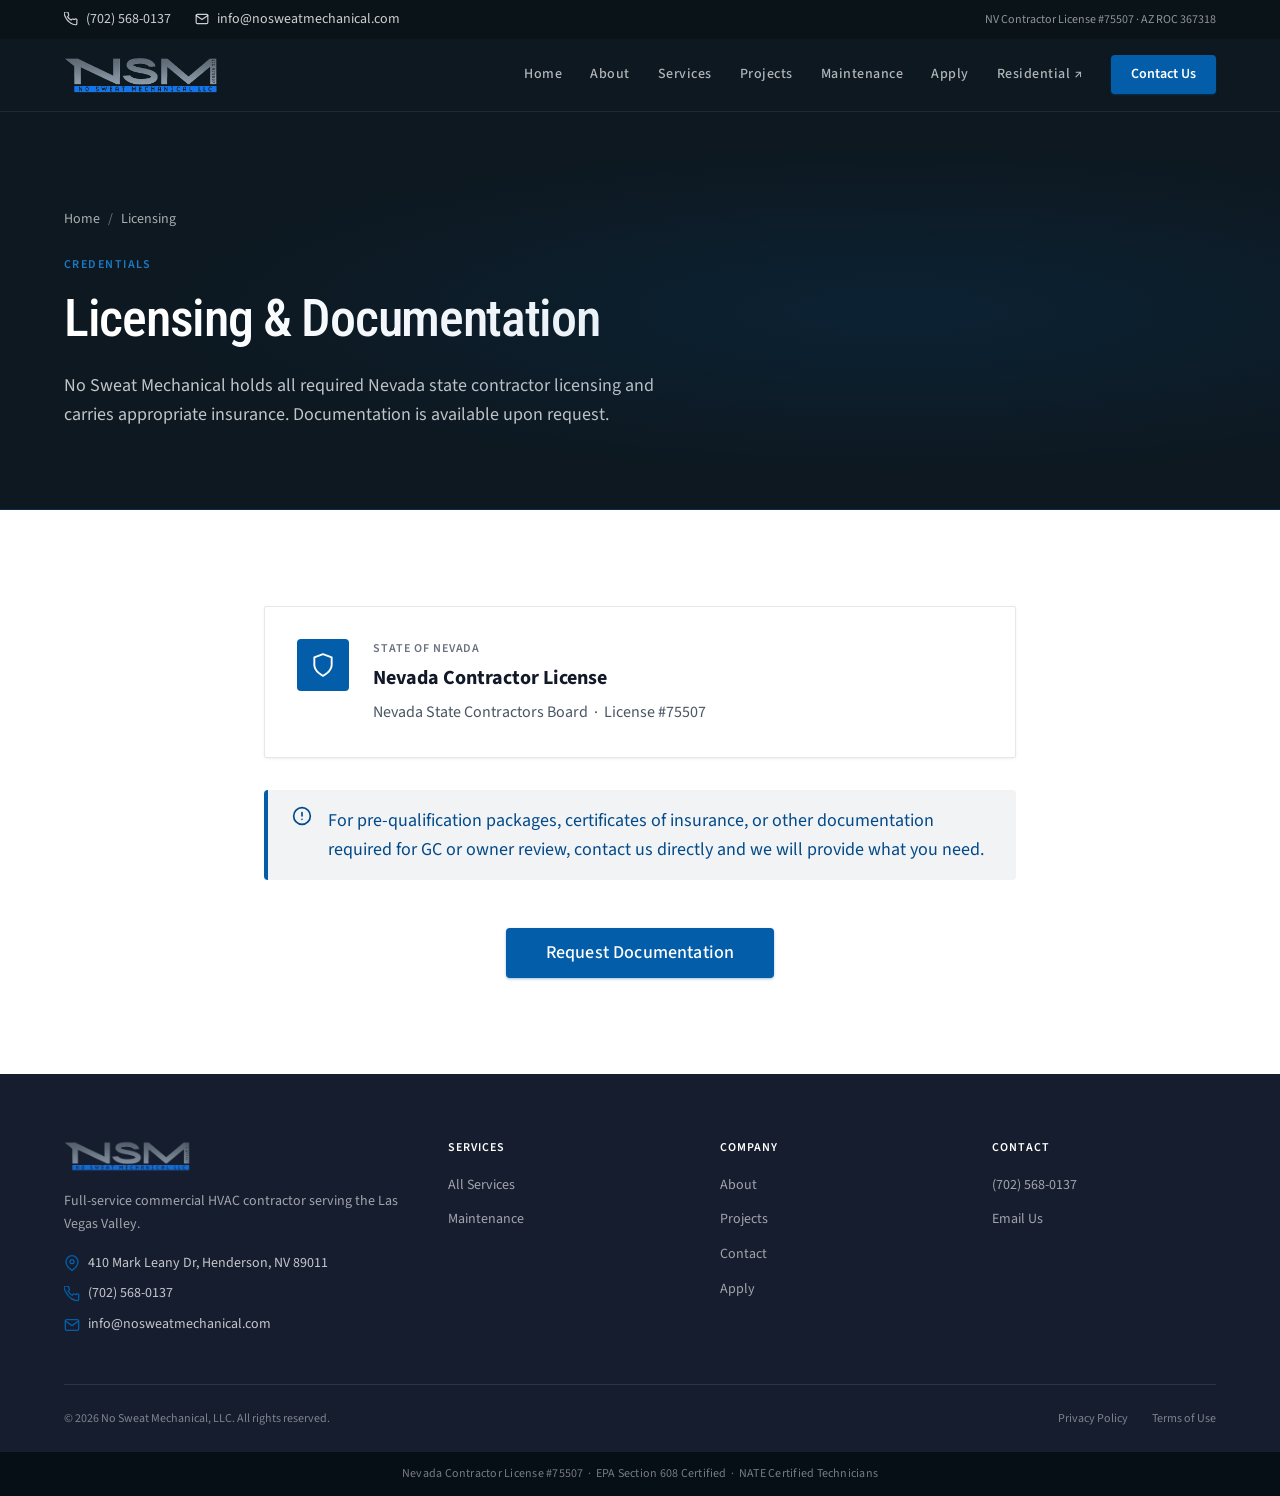
<file: safety.html>
<!DOCTYPE html>
<html lang="en">
<head>
  <meta charset="UTF-8">
  <meta name="viewport" content="width=device-width, initial-scale=1.0">
  <meta name="description" content="No Sweat Mechanical holds all required Nevada state contractor licensing. License #75507. Documentation available on request.">
  <title>Licensing | No Sweat Mechanical - Henderson, NV</title>
  <link rel="stylesheet" href="css/main.css">
</head>
<body data-page="safety">

  <div class="topbar"><div class="container"><div class="topbar__inner"><div class="topbar__contact"><a href="tel:+17025680137" class="topbar__item"><svg xmlns="http://www.w3.org/2000/svg" width="14" height="14" viewBox="0 0 24 24" fill="none" stroke="currentColor" stroke-width="2" stroke-linecap="round" stroke-linejoin="round"><path d="M22 16.92v3a2 2 0 01-2.18 2 19.79 19.79 0 01-8.63-3.07A19.5 19.5 0 013.12 9.81a19.79 19.79 0 01-3.07-8.67A2 2 0 012.23 0h3a2 2 0 012 1.72 12.84 12.84 0 00.7 2.81 2 2 0 01-.45 2.11L6.09 7.91a16 16 0 006 6l1.27-1.27a2 2 0 012.11-.45 12.84 12.84 0 002.81.7A2 2 0 0122 14.92z"></path></svg>(702) 568-0137</a><a href="mailto:info@nosweatmechanical.com" class="topbar__item"><svg xmlns="http://www.w3.org/2000/svg" width="14" height="14" viewBox="0 0 24 24" fill="none" stroke="currentColor" stroke-width="2" stroke-linecap="round" stroke-linejoin="round"><path d="M4 4h16c1.1 0 2 .9 2 2v12c0 1.1-.9 2-2 2H4c-1.1 0-2-.9-2-2V6c0-1.1.9-2 2-2z"></path><polyline points="22,6 12,13 2,6"></polyline></svg>info@nosweatmechanical.com</a></div><span class="topbar__license">NV Contractor License #75507 · AZ ROC 367318</span></div></div></div>

  <header class="site-header" id="siteHeader"><div class="container"><div class="site-header__inner"><a href="index.html" class="site-logo"><img src="images/nsm-logo-transparent.png" alt="No Sweat Mechanical" class="site-logo__img" style="height:44px;width:auto;display:block;"></a><button class="menu-toggle" id="menuToggle" aria-label="Open navigation" aria-expanded="false" aria-controls="siteNav"><span class="menu-toggle__bar"></span><span class="menu-toggle__bar"></span><span class="menu-toggle__bar"></span></button><nav class="site-nav" id="siteNav" role="navigation"><a href="index.html" class="site-nav__link">Home</a><a href="about.html" class="site-nav__link">About</a><a href="services.html" class="site-nav__link">Services</a><a href="projects.html" class="site-nav__link">Projects</a><a href="maintenance.html" class="site-nav__link">Maintenance</a><a href="apply.html" class="site-nav__link">Apply</a><a href="https://nosweataclv.com/" class="site-nav__link" target="_blank" rel="noopener noreferrer">Residential ↗</a><a href="contact.html" class="site-nav__cta">Contact Us</a></nav></div></div></header>

  <main>

    <section class="page-hero">
      <div class="container">
        <nav class="breadcrumb" aria-label="Breadcrumb"><a href="index.html">Home</a><span class="breadcrumb__sep">/</span><span>Licensing</span></nav>
        <div class="page-hero__eyebrow">Credentials</div>
        <h1 class="page-hero__title">Licensing &amp; Documentation</h1>
        <p class="page-hero__desc">No Sweat Mechanical holds all required Nevada state contractor licensing and carries appropriate insurance. Documentation is available upon request.</p>
      </div>
    </section>

    <section class="section">
      <div class="container container--narrow">

        <div class="card" style="display:flex;align-items:flex-start;gap:var(--space-6);margin-bottom:var(--space-8);">
          <div style="flex-shrink:0;width:52px;height:52px;background-color:var(--color-primary);border-radius:var(--radius-md);display:flex;align-items:center;justify-content:center;">
            <svg xmlns="http://www.w3.org/2000/svg" width="26" height="26" viewBox="0 0 24 24" fill="none" stroke="white" stroke-width="1.75" stroke-linecap="round" stroke-linejoin="round"><path d="M12 22s8-4 8-10V5l-8-3-8 3v7c0 6 8 10 8 10z"></path></svg>
          </div>
          <div>
            <div style="font-size:var(--text-xs);font-weight:var(--weight-semibold);letter-spacing:0.08em;text-transform:uppercase;color:var(--color-neutral-500);margin-bottom:var(--space-1);">State of Nevada</div>
            <div style="font-size:var(--text-xl);font-weight:var(--weight-bold);color:var(--color-neutral-900);margin-bottom:var(--space-1);">Nevada Contractor License</div>
            <div style="font-size:var(--text-base);color:var(--color-neutral-600);">Nevada State Contractors Board &nbsp;&middot;&nbsp; License #75507</div>
          </div>
        </div>

        <div class="notice notice--info">
          <svg xmlns="http://www.w3.org/2000/svg" width="20" height="20" viewBox="0 0 24 24" fill="none" stroke="currentColor" stroke-width="2" stroke-linecap="round" stroke-linejoin="round" style="flex-shrink:0;"><circle cx="12" cy="12" r="10"></circle><line x1="12" y1="8" x2="12" y2="12"></line><line x1="12" y1="16" x2="12.01" y2="16"></line></svg>
          <div>For pre-qualification packages, certificates of insurance, or other documentation required for GC or owner review, contact us directly and we will provide what you need.</div>
        </div>

        <div style="margin-top:var(--space-12);text-align:center;">
          <a href="contact.html" class="btn btn-primary btn-lg">Request Documentation</a>
        </div>

      </div>
    </section>

  </main>

  <footer class="site-footer"><div class="container"><div class="footer-grid"><div class="footer-brand"><a href="index.html" class="footer-logo"><img src="images/nsm-logo-transparent.png" alt="No Sweat Mechanical" class="site-logo__img" style="height:36px;width:auto;display:block;"></a><p class="footer-brand__desc">Full-service commercial HVAC contractor serving the Las Vegas Valley.</p><div class="footer-brand__contact"><div class="footer-contact-item"><svg xmlns="http://www.w3.org/2000/svg" viewBox="0 0 24 24" fill="none" stroke="currentColor" stroke-width="2" stroke-linecap="round" stroke-linejoin="round"><path d="M21 10c0 7-9 13-9 13s-9-6-9-13a9 9 0 0118 0z"></path><circle cx="12" cy="10" r="3"></circle></svg>410 Mark Leany Dr, Henderson, NV 89011</div><div class="footer-contact-item"><svg xmlns="http://www.w3.org/2000/svg" viewBox="0 0 24 24" fill="none" stroke="currentColor" stroke-width="2" stroke-linecap="round" stroke-linejoin="round"><path d="M22 16.92v3a2 2 0 01-2.18 2 19.79 19.79 0 01-8.63-3.07A19.5 19.5 0 013.12 9.81a19.79 19.79 0 01-3.07-8.67A2 2 0 012.23 0h3a2 2 0 012 1.72 12.84 12.84 0 00.7 2.81 2 2 0 01-.45 2.11L6.09 7.91a16 16 0 006 6l1.27-1.27a2 2 0 012.11-.45 12.84 12.84 0 002.81.7A2 2 0 0122 14.92z"></path></svg><a href="tel:+17025680137">(702) 568-0137</a></div><div class="footer-contact-item"><svg xmlns="http://www.w3.org/2000/svg" viewBox="0 0 24 24" fill="none" stroke="currentColor" stroke-width="2" stroke-linecap="round" stroke-linejoin="round"><path d="M4 4h16c1.1 0 2 .9 2 2v12c0 1.1-.9 2-2 2H4c-1.1 0-2-.9-2-2V6c0-1.1.9-2 2-2z"></path><polyline points="22,6 12,13 2,6"></polyline></svg><a href="mailto:info@nosweatmechanical.com">info@nosweatmechanical.com</a></div></div></div><div><div class="footer-nav__heading">Services</div><ul class="footer-nav__list"><li><a href="services.html">All Services</a></li><li><a href="maintenance.html">Maintenance</a></li></ul></div><div><div class="footer-nav__heading">Company</div><ul class="footer-nav__list"><li><a href="about.html">About</a></li><li><a href="projects.html">Projects</a></li><li><a href="contact.html">Contact</a></li><li><a href="nsm-employment-application.pdf" target="_blank" rel="noopener">Apply</a></li></ul></div><div><div class="footer-nav__heading">Contact</div><ul class="footer-nav__list"><li><a href="tel:+17025680137">(702) 568-0137</a></li><li><a href="mailto:info@nosweatmechanical.com">Email Us</a></li></ul></div></div><div class="footer-bottom"><p class="footer-bottom__copy">&copy; <span id="footerYear"></span> No Sweat Mechanical, LLC. All rights reserved.</p><div class="footer-bottom__legal"><a href="#">Privacy Policy</a><a href="#">Terms of Use</a></div></div></div><div class="footer-license">Nevada Contractor License #75507 &nbsp;·&nbsp; EPA Section 608 Certified &nbsp;·&nbsp; NATE Certified Technicians</div></footer>

  <script src="components/nav.js"></script>
</body>
</html>
</file>
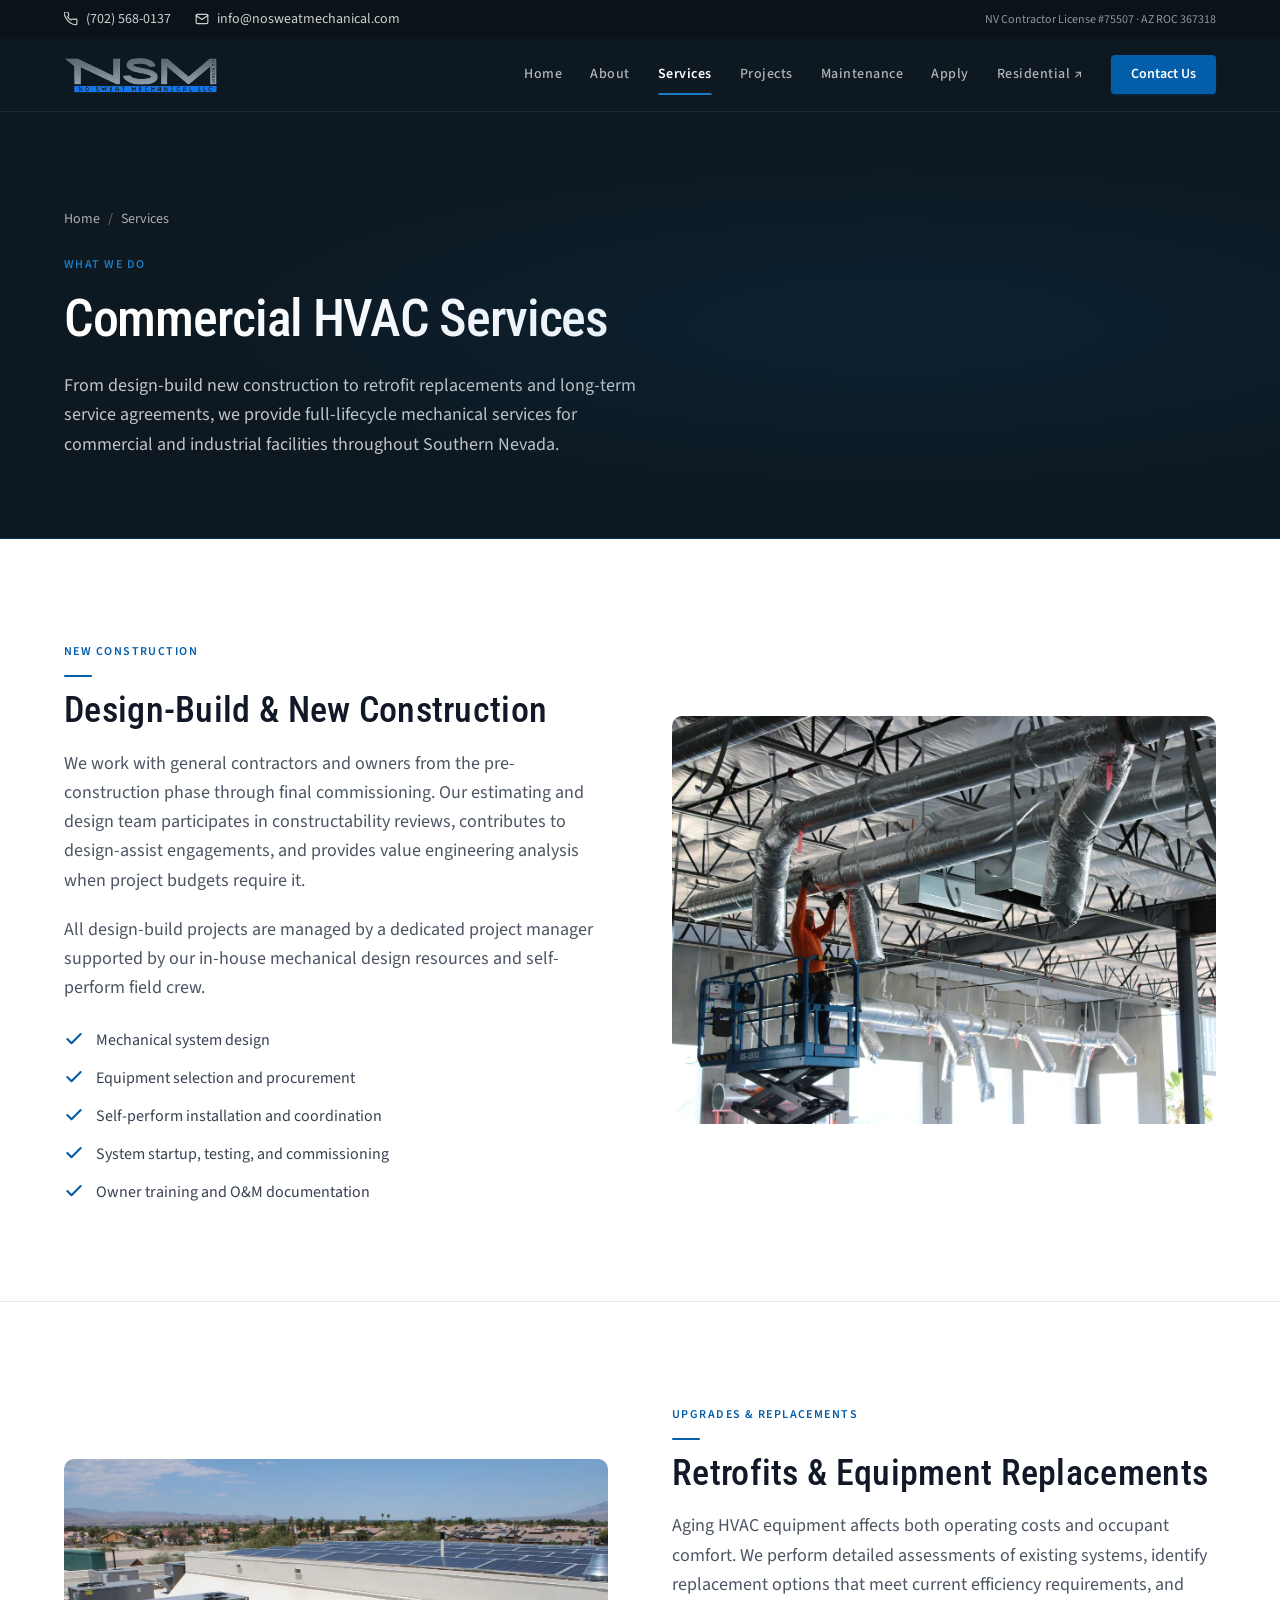
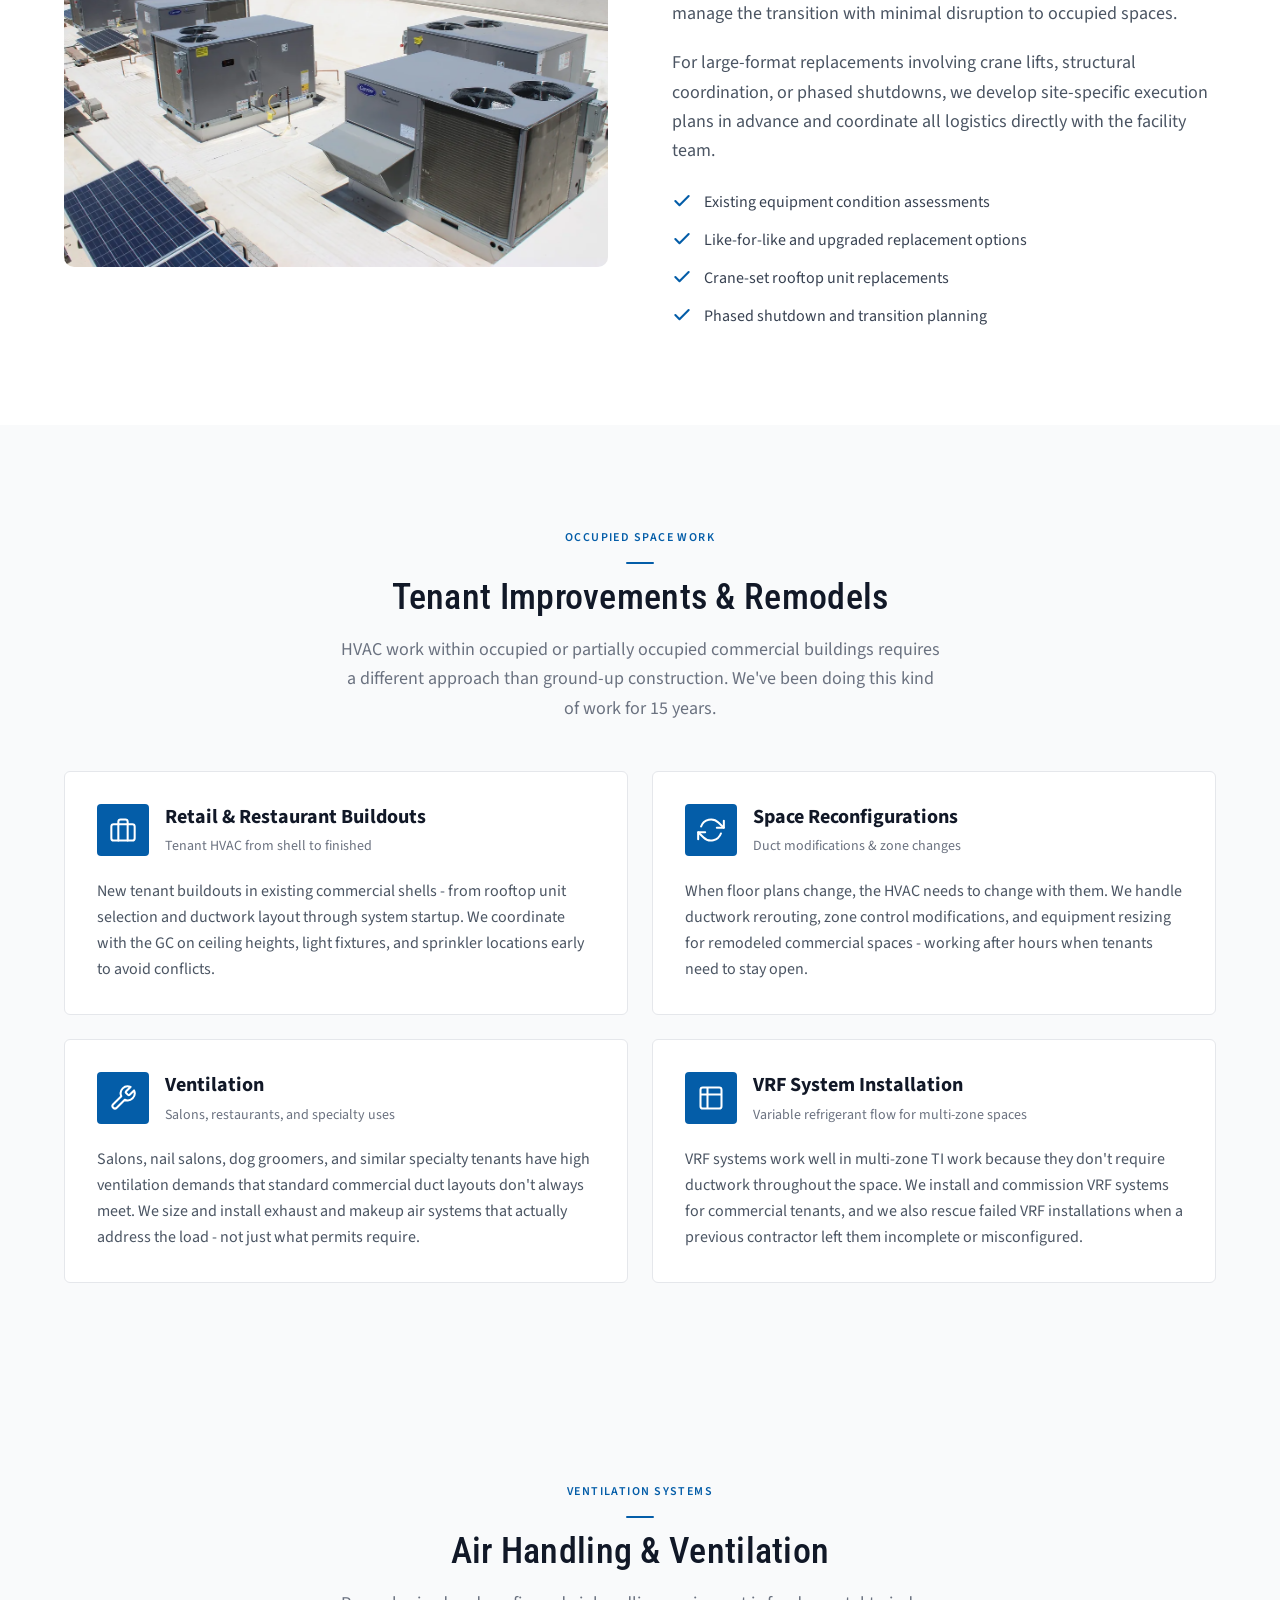
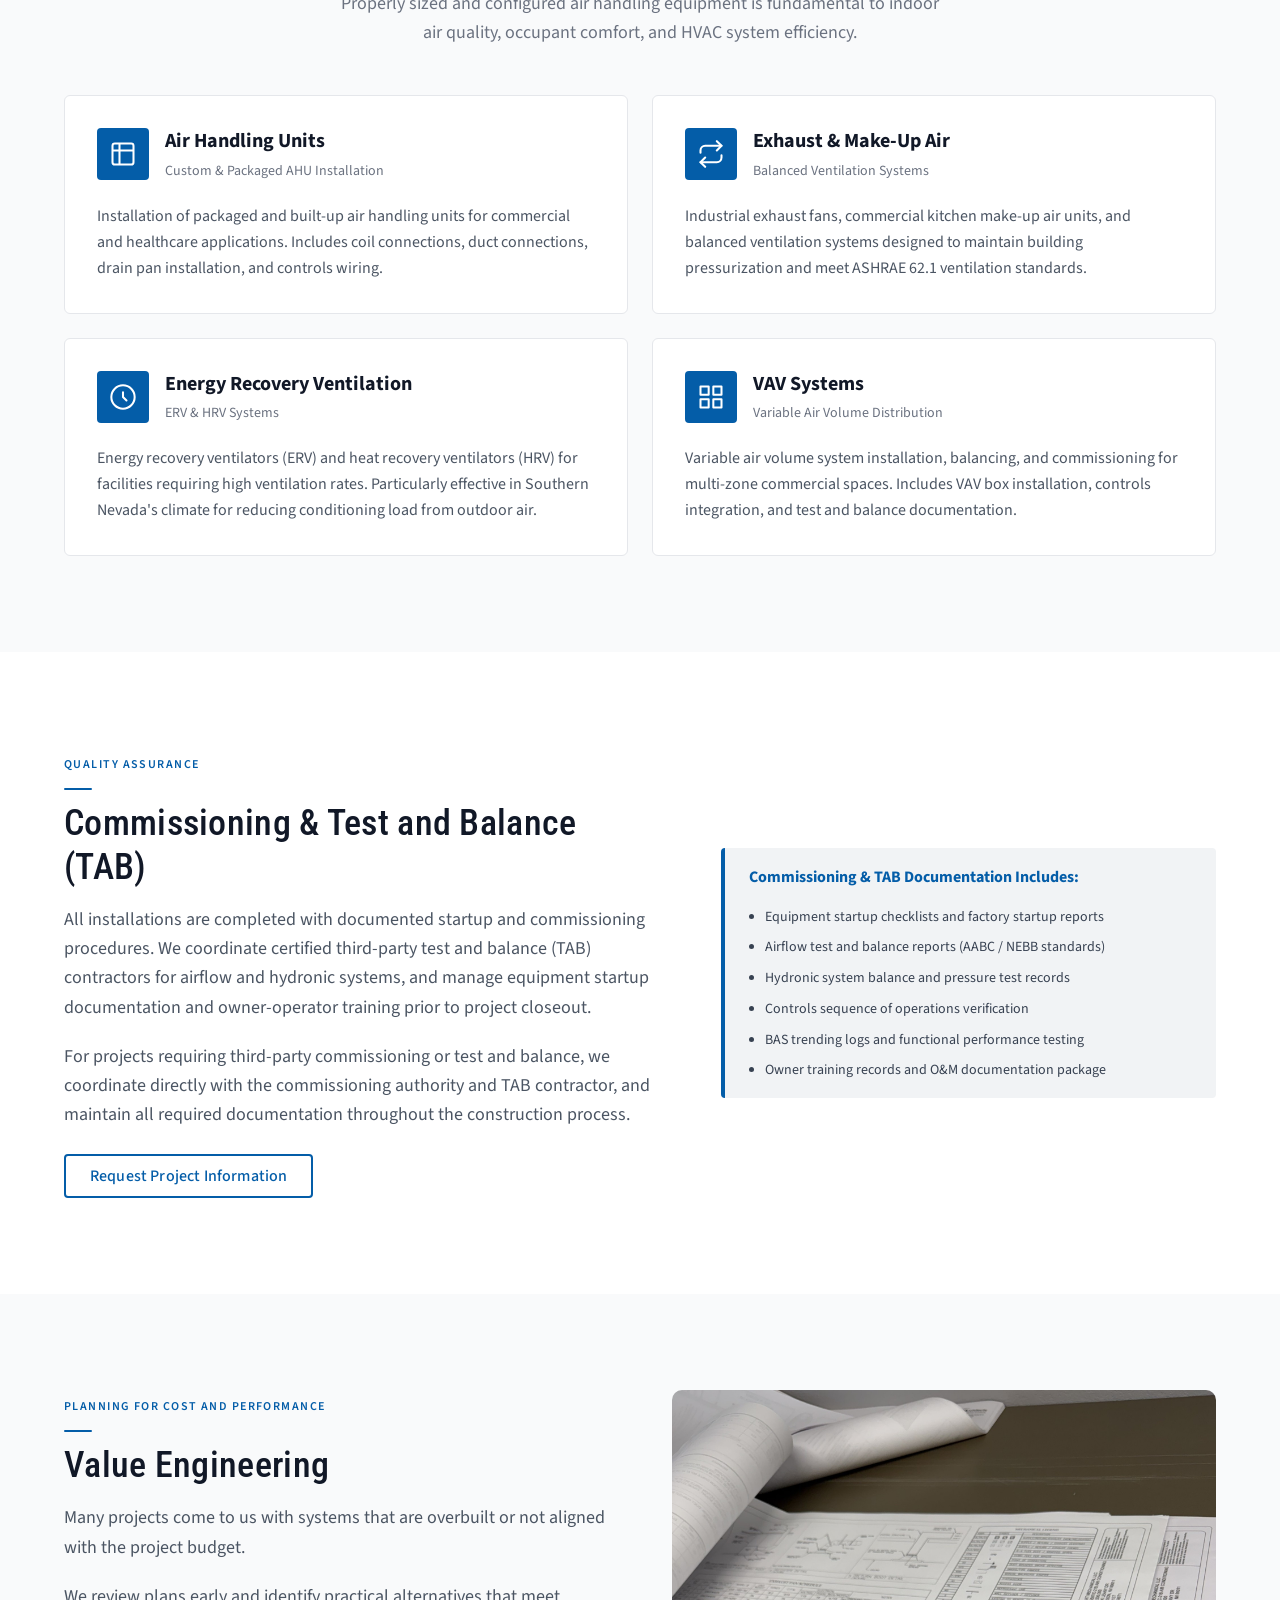
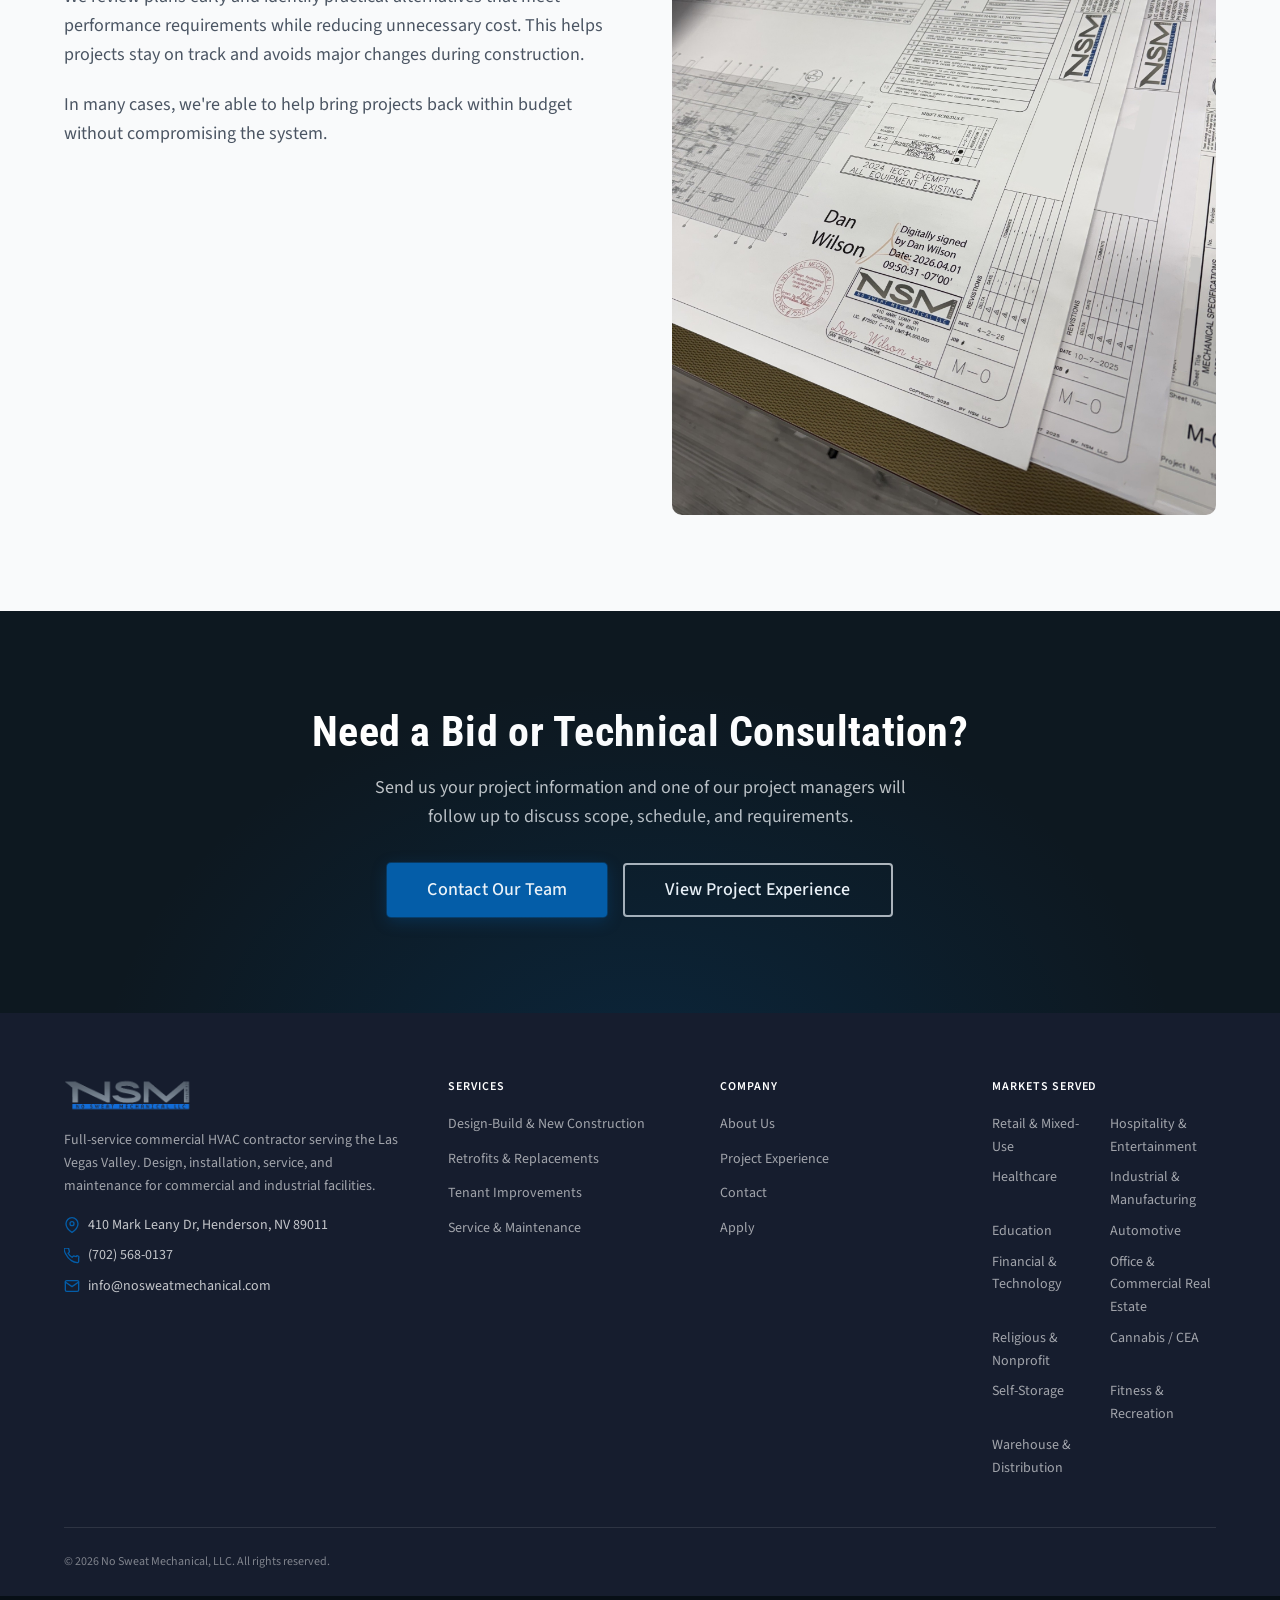
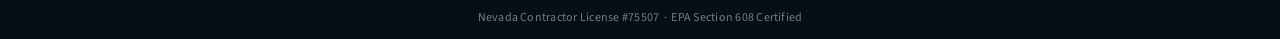
<file: services.html>
<!DOCTYPE html>
<html lang="en">
<head>
  <meta charset="UTF-8">
  <meta name="viewport" content="width=device-width, initial-scale=1.0">
  <meta name="description" content="Commercial HVAC services from No Sweat Mechanical - design-build, retrofits, tenant improvements, air handling, and commissioning in Henderson, NV.">
  <title>Commercial HVAC Services | No Sweat Mechanical - Henderson, NV</title>
  <link rel="stylesheet" href="css/main.css">
</head>
<body data-page="services">

  <div class="topbar"><div class="container"><div class="topbar__inner"><div class="topbar__contact"><a href="tel:+17025680137" class="topbar__item"><svg xmlns="http://www.w3.org/2000/svg" width="14" height="14" viewBox="0 0 24 24" fill="none" stroke="currentColor" stroke-width="2" stroke-linecap="round" stroke-linejoin="round"><path d="M22 16.92v3a2 2 0 01-2.18 2 19.79 19.79 0 01-8.63-3.07A19.5 19.5 0 013.12 9.81a19.79 19.79 0 01-3.07-8.67A2 2 0 012.23 0h3a2 2 0 012 1.72 12.84 12.84 0 00.7 2.81 2 2 0 01-.45 2.11L6.09 7.91a16 16 0 006 6l1.27-1.27a2 2 0 012.11-.45 12.84 12.84 0 002.81.7A2 2 0 0122 14.92z"></path></svg>(702) 568-0137</a><a href="mailto:info@nosweatmechanical.com" class="topbar__item"><svg xmlns="http://www.w3.org/2000/svg" width="14" height="14" viewBox="0 0 24 24" fill="none" stroke="currentColor" stroke-width="2" stroke-linecap="round" stroke-linejoin="round"><path d="M4 4h16c1.1 0 2 .9 2 2v12c0 1.1-.9 2-2 2H4c-1.1 0-2-.9-2-2V6c0-1.1.9-2 2-2z"></path><polyline points="22,6 12,13 2,6"></polyline></svg>info@nosweatmechanical.com</a></div><span class="topbar__license">NV Contractor License #75507 · AZ ROC 367318</span></div></div></div>

  <header class="site-header" id="siteHeader"><div class="container"><div class="site-header__inner"><a href="index.html" class="site-logo"><img src="images/nsm-logo-transparent.png" alt="No Sweat Mechanical" class="site-logo__img" style="height:44px;width:auto;display:block;"></a><button class="menu-toggle" id="menuToggle" aria-label="Open navigation" aria-expanded="false" aria-controls="siteNav"><span class="menu-toggle__bar"></span><span class="menu-toggle__bar"></span><span class="menu-toggle__bar"></span></button><nav class="site-nav" id="siteNav" role="navigation" aria-label="Main navigation"><a href="index.html" class="site-nav__link">Home</a><a href="about.html" class="site-nav__link">About</a><a href="services.html" class="site-nav__link active">Services</a><a href="projects.html" class="site-nav__link">Projects</a><a href="maintenance.html" class="site-nav__link">Maintenance</a><a href="apply.html" class="site-nav__link">Apply</a> <a href="https://nosweataclv.com/" class="site-nav__link" target="_blank" rel="noopener noreferrer">Residential ↗</a><a href="contact.html" class="site-nav__cta">Contact Us</a></nav></div></div></header>

  <main>

    <section class="page-hero">
      <div class="container">
        <nav class="breadcrumb" aria-label="Breadcrumb"><a href="index.html">Home</a><span class="breadcrumb__sep">/</span><span>Services</span></nav>
        <div class="page-hero__eyebrow">What We Do</div>
        <h1 class="page-hero__title">Commercial HVAC Services</h1>
        <p class="page-hero__desc">From design-build new construction to retrofit replacements and long-term service agreements, we provide full-lifecycle mechanical services for commercial and industrial facilities throughout Southern Nevada.</p>
      </div>
    </section>

    <!-- SERVICE DETAIL SECTIONS -->
    <section class="section" id="design-build">
      <div class="container">
        <div class="content-grid-2col">
          <div>
            <div class="section-eyebrow">New Construction</div>
            <h2 class="section-title">Design-Build &amp; New Construction</h2>
            <p style="color:var(--color-neutral-600); margin-bottom:var(--space-5); line-height:var(--leading-relaxed);">We work with general contractors and owners from the pre-construction phase through final commissioning. Our estimating and design team participates in constructability reviews, contributes to design-assist engagements, and provides value engineering analysis when project budgets require it.</p>
            <p style="color:var(--color-neutral-600); margin-bottom:var(--space-6); line-height:var(--leading-relaxed);">All design-build projects are managed by a dedicated project manager supported by our in-house mechanical design resources and self-perform field crew.</p>
            <div class="checklist">
              <div class="checklist__item"><svg class="checklist__icon" xmlns="http://www.w3.org/2000/svg" viewBox="0 0 24 24" fill="none" stroke="currentColor" stroke-width="2.5" stroke-linecap="round" stroke-linejoin="round"><polyline points="20 6 9 17 4 12"></polyline></svg>Mechanical system design</div>
              <div class="checklist__item"><svg class="checklist__icon" xmlns="http://www.w3.org/2000/svg" viewBox="0 0 24 24" fill="none" stroke="currentColor" stroke-width="2.5" stroke-linecap="round" stroke-linejoin="round"><polyline points="20 6 9 17 4 12"></polyline></svg>Equipment selection and procurement</div>
              <div class="checklist__item"><svg class="checklist__icon" xmlns="http://www.w3.org/2000/svg" viewBox="0 0 24 24" fill="none" stroke="currentColor" stroke-width="2.5" stroke-linecap="round" stroke-linejoin="round"><polyline points="20 6 9 17 4 12"></polyline></svg>Self-perform installation and coordination</div>
              <div class="checklist__item"><svg class="checklist__icon" xmlns="http://www.w3.org/2000/svg" viewBox="0 0 24 24" fill="none" stroke="currentColor" stroke-width="2.5" stroke-linecap="round" stroke-linejoin="round"><polyline points="20 6 9 17 4 12"></polyline></svg>System startup, testing, and commissioning</div>
              <div class="checklist__item"><svg class="checklist__icon" xmlns="http://www.w3.org/2000/svg" viewBox="0 0 24 24" fill="none" stroke="currentColor" stroke-width="2.5" stroke-linecap="round" stroke-linejoin="round"><polyline points="20 6 9 17 4 12"></polyline></svg>Owner training and O&amp;M documentation</div>
            </div>
          </div>
          <div style="aspect-ratio:4/3; background-color:var(--color-neutral-200); border-radius:var(--radius-xl); overflow:hidden;">
            <img src="images/NSM_services_hero_ductwork_install.webp" alt="NSM crew installing commercial ductwork" style="width:100%;height:100%;object-fit:cover;" width="560" height="420">
          </div>
        </div>
      </div>
    </section>

    <hr class="divider" style="margin:0;">

    <section class="section" id="retrofits">
      <div class="container">
        <div class="content-grid-2col">
          <div style="aspect-ratio:4/3; background-color:var(--color-neutral-200); border-radius:var(--radius-xl); overflow:hidden;">
            <img src="images/NSM_services_retrofit_rtu_context.webp" alt="Commercial rooftop unit being lifted into position for retrofit replacement" style="width:100%;height:100%;object-fit:cover;" width="560" height="420">
          </div>
          <div>
            <div class="section-eyebrow">Upgrades &amp; Replacements</div>
            <h2 class="section-title">Retrofits &amp; Equipment Replacements</h2>
            <p style="color:var(--color-neutral-600); margin-bottom:var(--space-5); line-height:var(--leading-relaxed);">Aging HVAC equipment affects both operating costs and occupant comfort. We perform detailed assessments of existing systems, identify replacement options that meet current efficiency requirements, and manage the transition with minimal disruption to occupied spaces.</p>
            <p style="color:var(--color-neutral-600); margin-bottom:var(--space-6); line-height:var(--leading-relaxed);">For large-format replacements involving crane lifts, structural coordination, or phased shutdowns, we develop site-specific execution plans in advance and coordinate all logistics directly with the facility team.</p>
            <div class="checklist">
              <div class="checklist__item"><svg class="checklist__icon" xmlns="http://www.w3.org/2000/svg" viewBox="0 0 24 24" fill="none" stroke="currentColor" stroke-width="2.5" stroke-linecap="round" stroke-linejoin="round"><polyline points="20 6 9 17 4 12"></polyline></svg>Existing equipment condition assessments</div>
              <div class="checklist__item"><svg class="checklist__icon" xmlns="http://www.w3.org/2000/svg" viewBox="0 0 24 24" fill="none" stroke="currentColor" stroke-width="2.5" stroke-linecap="round" stroke-linejoin="round"><polyline points="20 6 9 17 4 12"></polyline></svg>Like-for-like and upgraded replacement options</div>
              <div class="checklist__item"><svg class="checklist__icon" xmlns="http://www.w3.org/2000/svg" viewBox="0 0 24 24" fill="none" stroke="currentColor" stroke-width="2.5" stroke-linecap="round" stroke-linejoin="round"><polyline points="20 6 9 17 4 12"></polyline></svg>Crane-set rooftop unit replacements</div>
              <div class="checklist__item"><svg class="checklist__icon" xmlns="http://www.w3.org/2000/svg" viewBox="0 0 24 24" fill="none" stroke="currentColor" stroke-width="2.5" stroke-linecap="round" stroke-linejoin="round"><polyline points="20 6 9 17 4 12"></polyline></svg>Phased shutdown and transition planning</div>
            </div>
          </div>
        </div>
      </div>
    </section>

    <section class="section" id="tenant-improvements" style="background-color:var(--color-neutral-50);">
      <div class="container">
        <div class="section-header section-header--center">
          <div class="section-eyebrow">Occupied Space Work</div>
          <h2 class="section-title">Tenant Improvements &amp; Remodels</h2>
          <p class="section-header__desc">HVAC work within occupied or partially occupied commercial buildings requires a different approach than ground-up construction. We've been doing this kind of work for 15 years.</p>
        </div>

        <div class="services-detail-grid">
          <div class="service-detail-card">
            <div class="service-detail-card__header">
              <div class="service-detail-card__icon"><svg xmlns="http://www.w3.org/2000/svg" width="28" height="28" viewBox="0 0 24 24" fill="none" stroke="currentColor" stroke-width="1.75" stroke-linecap="round" stroke-linejoin="round"><rect x="2" y="7" width="20" height="14" rx="2" ry="2"></rect><path d="M16 21V5a2 2 0 00-2-2h-4a2 2 0 00-2 2v16"></path></svg></div>
              <div>
                <div class="service-detail-card__title">Retail &amp; Restaurant Buildouts</div>
                <div class="service-detail-card__subtitle">Tenant HVAC from shell to finished</div>
              </div>
            </div>
            <p class="service-detail-card__desc">New tenant buildouts in existing commercial shells - from rooftop unit selection and ductwork layout through system startup. We coordinate with the GC on ceiling heights, light fixtures, and sprinkler locations early to avoid conflicts.</p>
          </div>

          <div class="service-detail-card">
            <div class="service-detail-card__header">
              <div class="service-detail-card__icon"><svg xmlns="http://www.w3.org/2000/svg" width="28" height="28" viewBox="0 0 24 24" fill="none" stroke="currentColor" stroke-width="1.75" stroke-linecap="round" stroke-linejoin="round"><polyline points="23 4 23 10 17 10"></polyline><polyline points="1 20 1 14 7 14"></polyline><path d="M3.51 9a9 9 0 0114.85-3.36L23 10M1 14l4.64 4.36A9 9 0 0020.49 15"></path></svg></div>
              <div>
                <div class="service-detail-card__title">Space Reconfigurations</div>
                <div class="service-detail-card__subtitle">Duct modifications &amp; zone changes</div>
              </div>
            </div>
            <p class="service-detail-card__desc">When floor plans change, the HVAC needs to change with them. We handle ductwork rerouting, zone control modifications, and equipment resizing for remodeled commercial spaces - working after hours when tenants need to stay open.</p>
          </div>

          <div class="service-detail-card">
            <div class="service-detail-card__header">
              <div class="service-detail-card__icon"><svg xmlns="http://www.w3.org/2000/svg" width="28" height="28" viewBox="0 0 24 24" fill="none" stroke="currentColor" stroke-width="1.75" stroke-linecap="round" stroke-linejoin="round"><path d="M14.7 6.3a1 1 0 000 1.4l1.6 1.6a1 1 0 001.4 0l3.77-3.77a6 6 0 01-7.94 7.94l-6.91 6.91a2.12 2.12 0 01-3-3l6.91-6.91a6 6 0 017.94-7.94l-3.76 3.76z"></path></svg></div>
              <div>
                <div class="service-detail-card__title">Ventilation</div>
                <div class="service-detail-card__subtitle">Salons, restaurants, and specialty uses</div>
              </div>
            </div>
            <p class="service-detail-card__desc">Salons, nail salons, dog groomers, and similar specialty tenants have high ventilation demands that standard commercial duct layouts don't always meet. We size and install exhaust and makeup air systems that actually address the load - not just what permits require.</p>
          </div>

          <div class="service-detail-card">
            <div class="service-detail-card__header">
              <div class="service-detail-card__icon"><svg xmlns="http://www.w3.org/2000/svg" width="28" height="28" viewBox="0 0 24 24" fill="none" stroke="currentColor" stroke-width="1.75" stroke-linecap="round" stroke-linejoin="round"><path d="M9 3H5a2 2 0 00-2 2v4m6-6h10a2 2 0 012 2v4M9 3v18m0 0h10a2 2 0 002-2V9M9 21H5a2 2 0 01-2-2V9m0 0h18"/></svg></div>
              <div>
                <div class="service-detail-card__title">VRF System Installation</div>
                <div class="service-detail-card__subtitle">Variable refrigerant flow for multi-zone spaces</div>
              </div>
            </div>
            <p class="service-detail-card__desc">VRF systems work well in multi-zone TI work because they don't require ductwork throughout the space. We install and commission VRF systems for commercial tenants, and we also rescue failed VRF installations when a previous contractor left them incomplete or misconfigured.</p>
          </div>
        </div>
      </div>
    </section>

    <section class="section" id="ahu" style="background-color:var(--color-neutral-50);">
      <div class="container">
        <div class="section-header section-header--center">
          <div class="section-eyebrow">Ventilation Systems</div>
          <h2 class="section-title">Air Handling &amp; Ventilation</h2>
          <p class="section-header__desc">Properly sized and configured air handling equipment is fundamental to indoor air quality, occupant comfort, and HVAC system efficiency.</p>
        </div>

        <div class="services-detail-grid">
          <div class="service-detail-card">
            <div class="service-detail-card__header">
              <div class="service-detail-card__icon"><svg xmlns="http://www.w3.org/2000/svg" width="28" height="28" viewBox="0 0 24 24" fill="none" stroke="currentColor" stroke-width="1.75" stroke-linecap="round" stroke-linejoin="round"><path d="M9 3H5a2 2 0 00-2 2v4m6-6h10a2 2 0 012 2v4M9 3v18m0 0h10a2 2 0 002-2V9M9 21H5a2 2 0 01-2-2V9m0 0h18"/></svg></div>
              <div><div class="service-detail-card__title">Air Handling Units</div><div class="service-detail-card__subtitle">Custom &amp; Packaged AHU Installation</div></div>
            </div>
            <p class="service-detail-card__desc">Installation of packaged and built-up air handling units for commercial and healthcare applications. Includes coil connections, duct connections, drain pan installation, and controls wiring.</p>
          </div>

          <div class="service-detail-card">
            <div class="service-detail-card__header">
              <div class="service-detail-card__icon"><svg xmlns="http://www.w3.org/2000/svg" width="28" height="28" viewBox="0 0 24 24" fill="none" stroke="currentColor" stroke-width="1.75" stroke-linecap="round" stroke-linejoin="round"><polyline points="17 1 21 5 17 9"></polyline><path d="M3 11V9a4 4 0 014-4h14"></path><polyline points="7 23 3 19 7 15"></polyline><path d="M21 13v2a4 4 0 01-4 4H3"></path></svg></div>
              <div><div class="service-detail-card__title">Exhaust &amp; Make-Up Air</div><div class="service-detail-card__subtitle">Balanced Ventilation Systems</div></div>
            </div>
            <p class="service-detail-card__desc">Industrial exhaust fans, commercial kitchen make-up air units, and balanced ventilation systems designed to maintain building pressurization and meet ASHRAE 62.1 ventilation standards.</p>
          </div>

          <div class="service-detail-card">
            <div class="service-detail-card__header">
              <div class="service-detail-card__icon"><svg xmlns="http://www.w3.org/2000/svg" width="28" height="28" viewBox="0 0 24 24" fill="none" stroke="currentColor" stroke-width="1.75" stroke-linecap="round" stroke-linejoin="round"><circle cx="12" cy="12" r="10"></circle><path d="M12 8v4l3 3"></path></svg></div>
              <div><div class="service-detail-card__title">Energy Recovery Ventilation</div><div class="service-detail-card__subtitle">ERV &amp; HRV Systems</div></div>
            </div>
            <p class="service-detail-card__desc">Energy recovery ventilators (ERV) and heat recovery ventilators (HRV) for facilities requiring high ventilation rates. Particularly effective in Southern Nevada's climate for reducing conditioning load from outdoor air.</p>
          </div>

          <div class="service-detail-card">
            <div class="service-detail-card__header">
              <div class="service-detail-card__icon"><svg xmlns="http://www.w3.org/2000/svg" width="28" height="28" viewBox="0 0 24 24" fill="none" stroke="currentColor" stroke-width="1.75" stroke-linecap="round" stroke-linejoin="round"><path d="M3 3h7v7H3z"></path><path d="M14 3h7v7h-7z"></path><path d="M14 14h7v7h-7z"></path><path d="M3 14h7v7H3z"></path></svg></div>
              <div><div class="service-detail-card__title">VAV Systems</div><div class="service-detail-card__subtitle">Variable Air Volume Distribution</div></div>
            </div>
            <p class="service-detail-card__desc">Variable air volume system installation, balancing, and commissioning for multi-zone commercial spaces. Includes VAV box installation, controls integration, and test and balance documentation.</p>
          </div>
        </div>
      </div>
    </section>

    <section class="section" id="commissioning">
      <div class="container">
        <div class="content-grid-ratio">
          <div>
            <div class="section-eyebrow">Quality Assurance</div>
            <h2 class="section-title">Commissioning &amp; Test and Balance (TAB)</h2>
            <p style="color:var(--color-neutral-600);margin-bottom:var(--space-5);line-height:var(--leading-relaxed);">All installations are completed with documented startup and commissioning procedures. We coordinate certified third-party test and balance (TAB) contractors for airflow and hydronic systems, and manage equipment startup documentation and owner-operator training prior to project closeout.</p>
            <p style="color:var(--color-neutral-600);margin-bottom:var(--space-6);line-height:var(--leading-relaxed);">For projects requiring third-party commissioning or test and balance, we coordinate directly with the commissioning authority and TAB contractor, and maintain all required documentation throughout the construction process.</p>
            <a href="contact.html" class="btn btn-secondary">Request Project Information</a>
          </div>
          <div class="notice notice--info" style="flex-direction:column;gap:var(--space-4);">
            <strong style="font-size:var(--text-base);color:var(--color-primary);">Commissioning &amp; TAB Documentation Includes:</strong>
            <ul style="display:flex;flex-direction:column;gap:var(--space-2);padding-left:var(--space-4);color:var(--color-neutral-700);font-size:var(--text-sm);list-style:disc;">
              <li>Equipment startup checklists and factory startup reports</li>
              <li>Airflow test and balance reports (AABC / NEBB standards)</li>
              <li>Hydronic system balance and pressure test records</li>
              <li>Controls sequence of operations verification</li>
              <li>BAS trending logs and functional performance testing</li>
              <li>Owner training records and O&amp;M documentation package</li>
            </ul>
          </div>
        </div>
      </div>
    </section>

    <!-- VALUE ENGINEERING -->
    <section class="section" style="background-color:var(--color-neutral-50);">
      <div class="container">
        <div class="content-grid-2col--start">
          <div>
            <div class="section-eyebrow">Planning for Cost and Performance</div>
            <h2 class="section-title">Value Engineering</h2>
            <p style="color:var(--color-neutral-600);margin-bottom:var(--space-5);line-height:var(--leading-relaxed);">Many projects come to us with systems that are overbuilt or not aligned with the project budget.</p>
            <p style="color:var(--color-neutral-600);margin-bottom:var(--space-5);line-height:var(--leading-relaxed);">We review plans early and identify practical alternatives that meet performance requirements while reducing unnecessary cost. This helps projects stay on track and avoids major changes during construction.</p>
            <p style="color:var(--color-neutral-600);line-height:var(--leading-relaxed);">In many cases, we're able to help bring projects back within budget without compromising the system.</p>
          </div>
          <div style="aspect-ratio:3/4;background-color:var(--color-neutral-200);border-radius:var(--radius-xl);overflow:hidden;">
            <img src="images/NSM_projects_valueengineering_plans_edited.jpg" alt="NSM mechanical plans and drawings for value engineering review" style="width:100%;height:100%;object-fit:cover;" width="560" height="747">
          </div>
        </div>
      </div>
    </section>

    <section class="section cta-band">
      <div class="container">
        <h2 class="cta-band__title">Need a Bid or Technical Consultation?</h2>
        <p class="cta-band__desc">Send us your project information and one of our project managers will follow up to discuss scope, schedule, and requirements.</p>
        <div class="cta-band__actions">
          <a href="contact.html" class="btn btn-primary btn-lg">Contact Our Team</a>
          <a href="projects.html" class="btn btn-outline-white btn-lg">View Project Experience</a>
        </div>
      </div>
    </section>

  </main>

  <!-- FOOTER -->
  <footer class="site-footer">
    <div class="container">
      <div class="footer-grid">
        <div class="footer-brand">
          <a href="index.html" class="footer-logo"><img src="images/nsm-logo-transparent.png" alt="No Sweat Mechanical" class="site-logo__img" style="height:36px;width:auto;display:block;"></a>
          <p class="footer-brand__desc">Full-service commercial HVAC contractor serving the Las Vegas Valley. Design, installation, service, and maintenance for commercial and industrial facilities.</p>
          <div class="footer-brand__contact">
            <div class="footer-contact-item">
              <svg xmlns="http://www.w3.org/2000/svg" viewBox="0 0 24 24" fill="none" stroke="currentColor" stroke-width="2" stroke-linecap="round" stroke-linejoin="round"><path d="M21 10c0 7-9 13-9 13s-9-6-9-13a9 9 0 0118 0z"></path><circle cx="12" cy="10" r="3"></circle></svg>
              410 Mark Leany Dr, Henderson, NV 89011
            </div>
            <div class="footer-contact-item">
              <svg xmlns="http://www.w3.org/2000/svg" viewBox="0 0 24 24" fill="none" stroke="currentColor" stroke-width="2" stroke-linecap="round" stroke-linejoin="round"><path d="M22 16.92v3a2 2 0 01-2.18 2 19.79 19.79 0 01-8.63-3.07A19.5 19.5 0 013.12 9.81a19.79 19.79 0 01-3.07-8.67A2 2 0 012.23 0h3a2 2 0 012 1.72 12.84 12.84 0 00.7 2.81 2 2 0 01-.45 2.11L6.09 7.91a16 16 0 006 6l1.27-1.27a2 2 0 012.11-.45 12.84 12.84 0 002.81.7A2 2 0 0122 14.92z"></path></svg>
              <a href="tel:+17025680137">(702) 568-0137</a>
            </div>
            <div class="footer-contact-item">
              <svg xmlns="http://www.w3.org/2000/svg" viewBox="0 0 24 24" fill="none" stroke="currentColor" stroke-width="2" stroke-linecap="round" stroke-linejoin="round"><path d="M4 4h16c1.1 0 2 .9 2 2v12c0 1.1-.9 2-2 2H4c-1.1 0-2-.9-2-2V6c0-1.1.9-2 2-2z"></path><polyline points="22,6 12,13 2,6"></polyline></svg>
              <a href="mailto:info@nosweatmechanical.com">info@nosweatmechanical.com</a>
            </div>
          </div>
        </div>
        <div>
          <div class="footer-nav__heading">Services</div>
          <ul class="footer-nav__list">
            <li><a href="services.html#design-build">Design-Build &amp; New Construction</a></li>
            <li><a href="services.html#retrofits">Retrofits &amp; Replacements</a></li>
            <li><a href="services.html#tenant-improvements">Tenant Improvements</a></li>
            <li><a href="maintenance.html">Service &amp; Maintenance</a></li>
          </ul>
        </div>
        <div>
          <div class="footer-nav__heading">Company</div>
          <ul class="footer-nav__list">
            <li><a href="about.html">About Us</a></li>
            <li><a href="projects.html">Project Experience</a></li>
            <li><a href="contact.html">Contact</a></li>
            <li><a href="apply.html">Apply</a></li>
          </ul>
        </div>
        <div>
          <div class="footer-nav__heading">Markets Served</div>
          <ul class="footer-nav__list footer-nav__list--markets">
            <li>Retail &amp; Mixed-Use</li>
            <li>Hospitality &amp; Entertainment</li>
            <li>Healthcare</li>
            <li>Industrial &amp; Manufacturing</li>
            <li>Education</li>
            <li>Automotive</li>
            <li>Financial &amp; Technology</li>
            <li>Office &amp; Commercial Real Estate</li>
            <li>Religious &amp; Nonprofit</li>
            <li>Cannabis / CEA</li>
            <li>Self-Storage</li>
            <li>Fitness &amp; Recreation</li>
            <li>Warehouse &amp; Distribution</li>
          </ul>
        </div>
      </div>
      <div class="footer-bottom">
        <p class="footer-bottom__copy">&copy; <span id="footerYear"></span> No Sweat Mechanical, LLC. All rights reserved.</p>
      </div>
    </div>
    <div class="footer-license">
      Nevada Contractor License #75507 &nbsp;·&nbsp; EPA Section 608 Certified
    </div>
  </footer>

  <script src="components/nav.js"></script>
</body>
</html>
</file>
<file: css/main.css>
/* ============================================================
   Main Stylesheet — Entry Point
   No Sweat Mechanical | Henderson, NV
   ============================================================ */

@import url('https://fonts.googleapis.com/css2?family=Roboto+Condensed:wght@400;500;600;700&family=Source+Sans+3:wght@400;500;600;700&display=swap');

@import 'variables.css';
@import 'reset.css';
@import 'layout.css';
@import 'header.css';
@import 'footer.css';
@import 'components.css';
@import 'pages.css';
@import 'v2-theme.css';
</file>
